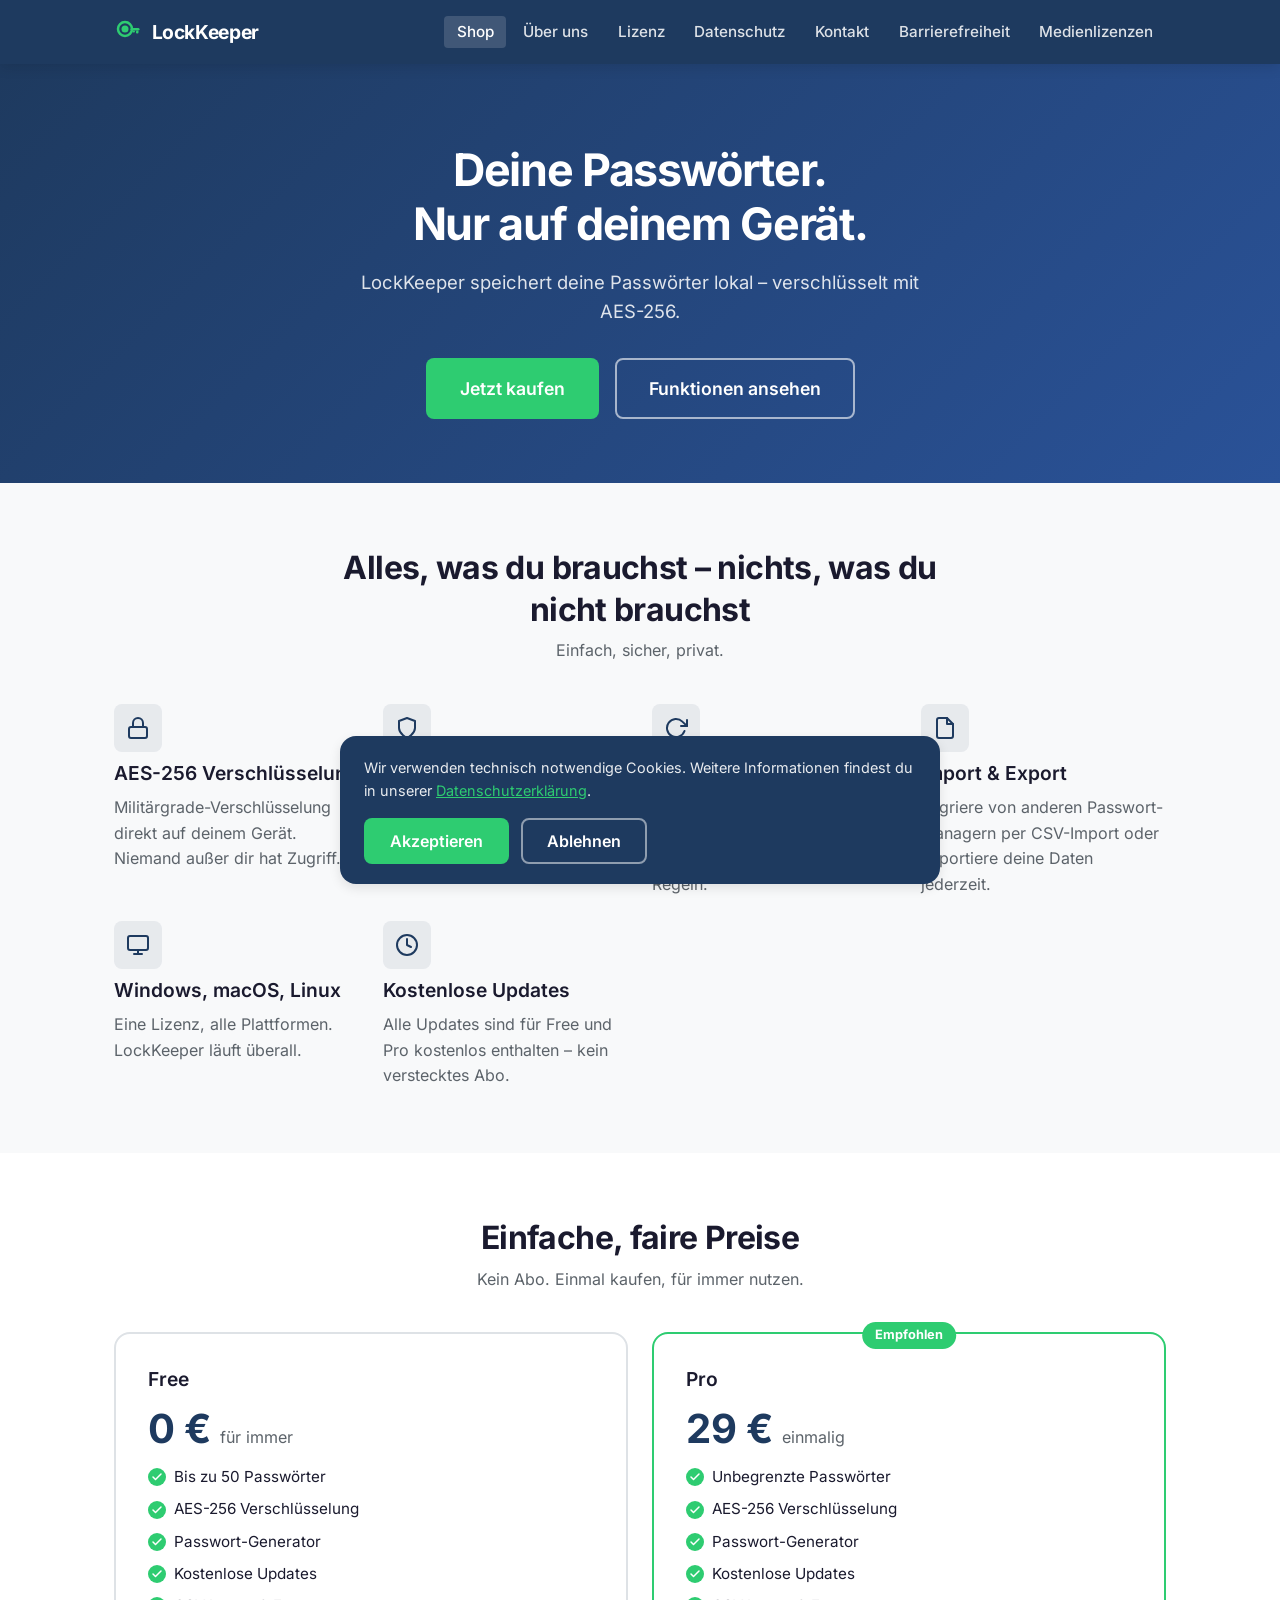
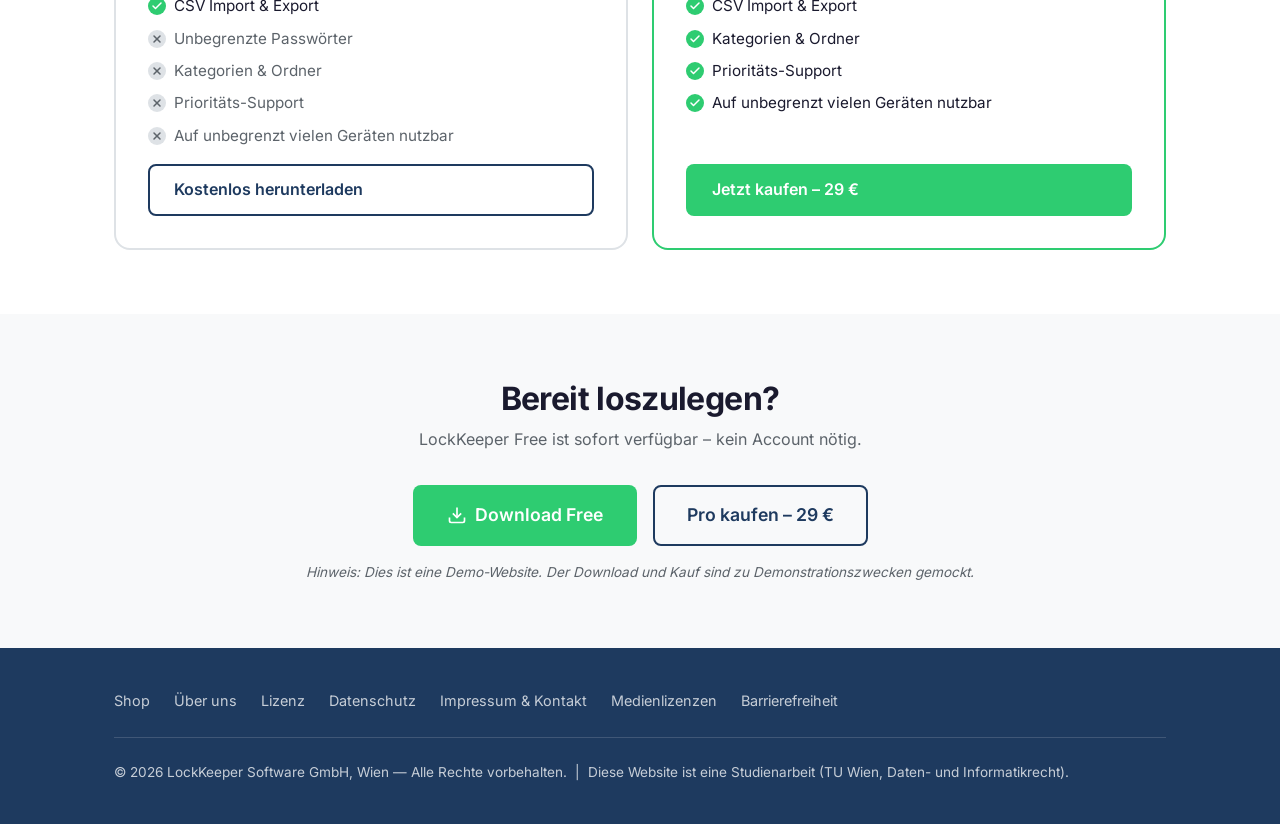
<file: index.html>
<!DOCTYPE html>
<html lang="de">
<head>
  <meta charset="UTF-8">
  <meta name="viewport" content="width=device-width, initial-scale=1.0">
  <meta name="description" content="LockKeeper – der lokale Passwort-Manager für maximale Privatsphäre. Keine Cloud, keine Kompromisse.">
  <title>LockKeeper – Lokaler Passwort-Manager</title>
  <link rel="stylesheet" href="css/style.css">
  <style>
    /* Download toast */
    .download-toast {
      position: fixed;
      bottom: 2rem;
      left: 50%;
      transform: translateX(-50%);
      background: var(--color-accent);
      color: #fff;
      padding: 0.75rem 1.5rem;
      border-radius: var(--radius);
      display: flex;
      align-items: center;
      gap: 0.6rem;
      font-weight: 600;
      font-size: 0.95rem;
      box-shadow: 0 4px 16px rgba(0,0,0,0.15);
      z-index: 200;
      animation: toast-in 0.2s ease;
    }
    @keyframes toast-in {
      from { opacity: 0; transform: translateX(-50%) translateY(0.5rem); }
      to   { opacity: 1; transform: translateX(-50%) translateY(0); }
    }

    /* Pro purchase modal */
    #modal-pro {
      border: none;
      border-radius: var(--radius);
      padding: 0;
      max-width: 440px;
      width: calc(100% - 2rem);
      box-shadow: 0 8px 32px rgba(0,0,0,0.2);
    }
    #modal-pro::backdrop {
      background: rgba(0,0,0,0.45);
      backdrop-filter: blur(2px);
    }
    .modal-inner { padding: 2rem; position: relative; }
    .modal-close {
      position: absolute;
      top: 1rem; right: 1rem;
      background: none; border: none; cursor: pointer;
      color: var(--color-text-muted);
      padding: 0.25rem; line-height: 1;
      border-radius: var(--radius-sm);
    }
    .modal-close:hover { color: var(--color-text); }
    .modal-close:focus-visible { outline: 2px solid var(--color-primary); outline-offset: 2px; }
    .modal-title { font-size: 1.2rem; font-weight: 700; margin-bottom: 0.2rem; }
    .modal-subtitle { color: var(--color-text-muted); font-size: 0.875rem; margin-bottom: 1.5rem; }
    .modal-group { display: flex; flex-direction: column; gap: 0.3rem; margin-bottom: 1rem; }
    .modal-group label { font-size: 0.85rem; font-weight: 600; }
    .modal-group input {
      padding: 0.6rem 0.85rem;
      border: 1px solid var(--color-border);
      border-radius: var(--radius-sm);
      font-size: 0.95rem; font-family: inherit;
      background: var(--color-bg); color: var(--color-text);
      transition: border-color 0.15s;
    }
    .modal-group input:focus {
      outline: none;
      border-color: var(--color-primary);
      box-shadow: 0 0 0 3px rgba(30,58,95,0.1);
    }
    .modal-hint { font-size: 0.8rem; color: var(--color-text-muted); }
    .modal-row { display: grid; grid-template-columns: 1fr 1fr; gap: 0.75rem; }
    .modal-divider { border: none; border-top: 1px solid var(--color-border); margin: 1.25rem 0; }
    .modal-submit { width: 100%; margin-top: 0.5rem; }
    .modal-secure {
      display: flex; align-items: center; justify-content: center;
      gap: 0.4rem; font-size: 0.78rem; color: var(--color-text-muted); margin-top: 0.75rem;
    }
    .modal-success { text-align: center; padding: 0.5rem 0; }
    .modal-success-icon {
      width: 56px; height: 56px;
      background: rgba(46,204,113,0.12);
      border-radius: 50%;
      display: flex; align-items: center; justify-content: center;
      margin: 0 auto 1.25rem;
    }
    .modal-success h2 { font-size: 1.2rem; margin-bottom: 0.5rem; }
    .modal-success p { color: var(--color-text-muted); font-size: 0.9rem; margin-bottom: 1.5rem; }
  </style>
</head>
<body>

  <!-- Skip link for keyboard/screen reader users (WCAG 2.4.1) -->
  <a class="skip-link" href="#main-content">Zum Hauptinhalt springen</a>

  <!-- Navigation -->
  <nav class="site-nav" aria-label="Hauptnavigation">
    <div class="nav-inner">
      <a href="index.html" class="nav-logo" aria-label="LockKeeper – Startseite">
        <!-- Logo: Schlüssel-Bildmarke (SVG, selbst erstellt) -->
        <svg width="28" height="28" viewBox="0 0 28 28" fill="none" aria-hidden="true" focusable="false" xmlns="http://www.w3.org/2000/svg">
          <circle cx="11" cy="11" r="7" stroke="#2ECC71" stroke-width="2.5"/>
          <circle cx="11" cy="11" r="3.5" fill="#2ECC71"/>
          <rect x="16.5" y="10" width="9" height="2.5" rx="1.25" fill="#2ECC71"/>
          <rect x="22" y="12.5" width="2.5" height="3" rx="1" fill="#2ECC71"/>
          <rect x="18.5" y="12.5" width="2.5" height="2" rx="1" fill="#2ECC71"/>
        </svg>
        LockKeeper
      </a>

      <button class="nav-toggle" id="nav-toggle" aria-controls="nav-links" aria-expanded="false" aria-label="Menü öffnen">
        <svg width="24" height="24" viewBox="0 0 24 24" fill="none" stroke="currentColor" stroke-width="2" aria-hidden="true" focusable="false">
          <line x1="3" y1="6"  x2="21" y2="6"/>
          <line x1="3" y1="12" x2="21" y2="12"/>
          <line x1="3" y1="18" x2="21" y2="18"/>
        </svg>
      </button>

      <ul class="nav-links" id="nav-links" role="list">
        <li><a href="index.html"          aria-current="page">Shop</a></li>
        <li><a href="about.html">Über uns</a></li>
        <li><a href="license.html">Lizenz</a></li>
        <li><a href="privacy.html">Datenschutz</a></li>
        <li><a href="contact.html">Kontakt</a></li>
        <li><a href="accessibility.html">Barrierefreiheit</a></li>
        <li><a href="media.html">Medienlizenzen</a></li>
      </ul>
    </div>
  </nav>

  <!-- Main content -->
  <main id="main-content">

    <!-- Hero -->
    <section class="hero" aria-labelledby="hero-heading">
      <div class="container">
        <h1 id="hero-heading">Deine Passwörter.<br>Nur auf deinem Gerät.</h1>
        <p>LockKeeper speichert deine Passwörter lokal – verschlüsselt mit AES-256.</p>
        <div class="hero-actions">
          <a href="#pricing" class="btn btn-primary btn-lg">Jetzt kaufen</a>
          <a href="#features" class="btn btn-outline btn-lg">Funktionen ansehen</a>
        </div>
      </div>
    </section>

    <!-- Features -->
    <section class="section" id="features" aria-labelledby="features-heading">
      <div class="container">
        <div class="section-header">
          <h2 id="features-heading">Alles, was du brauchst – nichts, was du nicht brauchst</h2>
          <p>Einfach, sicher, privat.</p>
        </div>

        <div class="feature-grid">

          <div class="feature-item">
            <div class="feature-icon" aria-hidden="true">
              <svg width="24" height="24" viewBox="0 0 24 24" fill="none" stroke="currentColor" stroke-width="2" stroke-linecap="round" stroke-linejoin="round">
                <rect x="3" y="11" width="18" height="11" rx="2"/><path d="M7 11V7a5 5 0 0 1 10 0v4"/>
              </svg>
            </div>
            <h3>AES-256 Verschlüsselung</h3>
            <p class="text-muted">Militärgrade-Verschlüsselung direkt auf deinem Gerät. Niemand außer dir hat Zugriff.</p>
          </div>

          <div class="feature-item">
            <div class="feature-icon" aria-hidden="true">
              <svg width="24" height="24" viewBox="0 0 24 24" fill="none" stroke="currentColor" stroke-width="2" stroke-linecap="round" stroke-linejoin="round">
                <path d="M12 22s8-4 8-10V5l-8-3-8 3v7c0 6 8 10 8 10z"/>
              </svg>
            </div>
            <h3>Kein Cloud-Sync</h3>
            <p class="text-muted">Deine Daten verlassen nie dein Gerät. Kein Server, keine Übertragung, kein Risiko.</p>
          </div>

          <div class="feature-item">
            <div class="feature-icon" aria-hidden="true">
              <svg width="24" height="24" viewBox="0 0 24 24" fill="none" stroke="currentColor" stroke-width="2" stroke-linecap="round" stroke-linejoin="round">
                <polyline points="23 4 23 10 17 10"/><path d="M20.49 15a9 9 0 1 1-2.12-9.36L23 10"/>
              </svg>
            </div>
            <h3>Passwort-Generator</h3>
            <p class="text-muted">Erstelle starke, einzigartige Passwörter mit einem Klick – konfigurierbar nach deinen Regeln.</p>
          </div>

          <div class="feature-item">
            <div class="feature-icon" aria-hidden="true">
              <svg width="24" height="24" viewBox="0 0 24 24" fill="none" stroke="currentColor" stroke-width="2" stroke-linecap="round" stroke-linejoin="round">
                <path d="M14 2H6a2 2 0 0 0-2 2v16a2 2 0 0 0 2 2h12a2 2 0 0 0 2-2V8z"/><polyline points="14 2 14 8 20 8"/>
              </svg>
            </div>
            <h3>Import & Export</h3>
            <p class="text-muted">Migriere von anderen Passwort-Managern per CSV-Import oder exportiere deine Daten jederzeit.</p>
          </div>

          <div class="feature-item">
            <div class="feature-icon" aria-hidden="true">
              <svg width="24" height="24" viewBox="0 0 24 24" fill="none" stroke="currentColor" stroke-width="2" stroke-linecap="round" stroke-linejoin="round">
                <rect x="2" y="3" width="20" height="14" rx="2"/><line x1="8" y1="21" x2="16" y2="21"/><line x1="12" y1="17" x2="12" y2="21"/>
              </svg>
            </div>
            <h3>Windows, macOS, Linux</h3>
            <p class="text-muted">Eine Lizenz, alle Plattformen. LockKeeper läuft überall.</p>
          </div>

          <div class="feature-item">
            <div class="feature-icon" aria-hidden="true">
              <svg width="24" height="24" viewBox="0 0 24 24" fill="none" stroke="currentColor" stroke-width="2" stroke-linecap="round" stroke-linejoin="round">
                <circle cx="12" cy="12" r="10"/><polyline points="12 6 12 12 16 14"/>
              </svg>
            </div>
            <h3>Kostenlose Updates</h3>
            <p class="text-muted">Alle Updates sind für Free und Pro kostenlos enthalten – kein verstecktes Abo.</p>
          </div>

        </div>
      </div>
    </section>

    <!-- Pricing -->
    <section class="section section--alt" id="pricing" aria-labelledby="pricing-heading">
      <div class="container">
        <div class="section-header">
          <h2 id="pricing-heading">Einfache, faire Preise</h2>
          <p>Kein Abo. Einmal kaufen, für immer nutzen.</p>
        </div>

        <div class="pricing-grid">

          <!-- Free -->
          <div class="pricing-card">
            <h3>Free</h3>
            <div class="pricing-price">0 € <span>für immer</span></div>
            <ul class="pricing-features" aria-label="Free-Funktionen">
              <li>Bis zu 50 Passwörter</li>
              <li>AES-256 Verschlüsselung</li>
              <li>Passwort-Generator</li>
              <li>Kostenlose Updates</li>
              <li>CSV Import &amp; Export</li>
              <li class="disabled">Unbegrenzte Passwörter</li>
              <li class="disabled">Kategorien &amp; Ordner</li>
              <li class="disabled">Prioritäts-Support</li>
              <li class="disabled">Auf unbegrenzt vielen Geräten nutzbar</li>
            </ul>
            <a href="#download" class="btn btn-outline">Kostenlos herunterladen</a>
          </div>

          <!-- Pro -->
          <div class="pricing-card pricing-card--pro">
            <span class="pricing-badge">Empfohlen</span>
            <h3>Pro</h3>
            <div class="pricing-price">29 € <span>einmalig</span></div>
            <ul class="pricing-features" aria-label="Pro-Funktionen">
              <li>Unbegrenzte Passwörter</li>
              <li>AES-256 Verschlüsselung</li>
              <li>Passwort-Generator</li>
              <li>Kostenlose Updates</li>
              <li>CSV Import &amp; Export</li>
              <li>Kategorien &amp; Ordner</li>
              <li>Prioritäts-Support</li>
              <li>Auf unbegrenzt vielen Geräten nutzbar</li>
            </ul>
            <a href="#buy" class="btn btn-primary">Jetzt kaufen – 29 €</a>
          </div>

        </div>
      </div>
    </section>

    <!-- Download / Buy (mocked) -->
    <section class="section" id="download" aria-labelledby="download-heading">
      <div class="container text-center">
        <h2 id="download-heading">Bereit loszulegen?</h2>
        <p class="text-muted mt-1">LockKeeper Free ist sofort verfügbar – kein Account nötig.</p>
        <div class="hero-actions mt-4">
          <a href="#" class="btn btn-primary btn-lg" id="btn-download" aria-label="LockKeeper Free für Windows herunterladen (Demo)">
            <svg width="20" height="20" viewBox="0 0 24 24" fill="none" stroke="currentColor" stroke-width="2" aria-hidden="true" focusable="false"><path d="M21 15v4a2 2 0 0 1-2 2H5a2 2 0 0 1-2-2v-4"/><polyline points="7 10 12 15 17 10"/><line x1="12" y1="15" x2="12" y2="3"/></svg>
            Download Free
          </a>
          <a href="#buy" class="btn btn-outline btn-lg" id="buy">Pro kaufen – 29 €</a>
        </div>
        <p class="text-muted mt-2" style="font-size:0.85rem;">
          <em>Hinweis: Dies ist eine Demo-Website. Der Download und Kauf sind zu Demonstrationszwecken gemockt.</em>
        </p>
      </div>
    </section>

  </main>

  <!-- Footer -->
  <footer class="site-footer">
    <div class="footer-inner">
      <ul class="footer-links" role="list" aria-label="Footer-Navigation">
        <li><a href="index.html">Shop</a></li>
        <li><a href="about.html">Über uns</a></li>
        <li><a href="license.html">Lizenz</a></li>
        <li><a href="privacy.html">Datenschutz</a></li>
        <li><a href="contact.html">Impressum &amp; Kontakt</a></li>
        <li><a href="media.html">Medienlizenzen</a></li>
        <li><a href="accessibility.html">Barrierefreiheit</a></li>
      </ul>
      <p class="footer-copy">
        &copy; 2026 LockKeeper Software GmbH, Wien &mdash;
        Alle Rechte vorbehalten. &nbsp;|&nbsp;
        Diese Website ist eine Studienarbeit (TU Wien, Daten- und Informatikrecht).
      </p>
    </div>
  </footer>

  <!-- Cookie Banner -->
  <div class="cookie-banner" id="cookie-banner" role="region" aria-label="Cookie-Einstellungen" hidden>
    <p>
      Wir verwenden technisch notwendige Cookies. Weitere Informationen findest du in unserer
      <a href="privacy.html">Datenschutzerklärung</a>.
    </p>
    <div class="cookie-actions">
      <button class="btn btn-primary" id="cookie-accept">Akzeptieren</button>
      <button class="btn btn-outline" id="cookie-decline" style="color:#fff;border-color:rgba(255,255,255,0.5);">Ablehnen</button>
    </div>
  </div>

  <!-- Download toast -->
  <div class="download-toast" id="download-toast" role="status" aria-live="polite" hidden>
    <svg width="18" height="18" viewBox="0 0 24 24" fill="none" stroke="currentColor" stroke-width="2.5" aria-hidden="true"><polyline points="20 6 9 17 4 12"/></svg>
    Download startet…
  </div>

  <!-- Pro purchase modal -->
  <dialog id="modal-pro" aria-labelledby="modal-pro-title" aria-modal="true">
    <div class="modal-inner">
      <button class="modal-close" id="modal-close" aria-label="Dialog schließen">
        <svg width="20" height="20" viewBox="0 0 24 24" fill="none" stroke="currentColor" stroke-width="2" aria-hidden="true"><line x1="18" y1="6" x2="6" y2="18"/><line x1="6" y1="6" x2="18" y2="18"/></svg>
      </button>

      <!-- Schritt 1: Formular -->
      <div id="modal-step-form">
        <h2 class="modal-title" id="modal-pro-title">Pro-Lizenz kaufen</h2>
        <p class="modal-subtitle">LockKeeper Pro – einmalig 29 € · keine Folgekosten</p>
        <form id="modal-form" novalidate>
          <div class="modal-group">
            <label for="modal-name">Name</label>
            <input type="text" id="modal-name" autocomplete="name" placeholder="Max Mustermann" required>
          </div>
          <div class="modal-group">
            <label for="modal-email">E-Mail-Adresse</label>
            <input type="email" id="modal-email" autocomplete="email" placeholder="max@example.com" required aria-describedby="modal-email-hint">
            <span class="modal-hint" id="modal-email-hint">Dein Lizenzschlüssel wird an diese Adresse gesendet.</span>
          </div>
          <hr class="modal-divider">
          <div class="modal-group">
            <label for="modal-card">Kartennummer</label>
            <input type="text" id="modal-card" inputmode="numeric" placeholder="•••• •••• •••• ••••" maxlength="19" autocomplete="cc-number">
          </div>
          <div class="modal-row">
            <div class="modal-group">
              <label for="modal-expiry">Ablaufdatum</label>
              <input type="text" id="modal-expiry" placeholder="MM/JJ" maxlength="5" autocomplete="cc-exp">
            </div>
            <div class="modal-group">
              <label for="modal-cvv">CVV</label>
              <input type="text" id="modal-cvv" inputmode="numeric" placeholder="•••" maxlength="3" autocomplete="cc-csc">
            </div>
          </div>
          <button type="submit" class="btn btn-primary modal-submit">Jetzt kaufen – 29 €</button>
        </form>
        <p class="modal-secure">
          <svg width="12" height="12" viewBox="0 0 24 24" fill="none" stroke="currentColor" stroke-width="2" aria-hidden="true"><rect x="3" y="11" width="18" height="11" rx="2"/><path d="M7 11V7a5 5 0 0 1 10 0v4"/></svg>
          Demo – keine echte Zahlung
        </p>
      </div>

      <!-- Schritt 2: Bestätigung -->
      <div id="modal-step-success" class="modal-success" hidden>
        <div class="modal-success-icon" aria-hidden="true">
          <svg width="28" height="28" viewBox="0 0 24 24" fill="none" stroke="#2ECC71" stroke-width="2.5"><polyline points="20 6 9 17 4 12"/></svg>
        </div>
        <h2 id="modal-success-title">Kauf erfolgreich!</h2>
        <p>Dein Lizenzschlüssel wurde an deine E-Mail-Adresse gesendet. Viel Spaß mit LockKeeper Pro!</p>
        <button class="btn btn-primary" id="modal-done">Schließen</button>
      </div>
    </div>
  </dialog>

  <script src="js/main.js"></script>
  <script>
    // Download-Toast
    document.getElementById('btn-download').addEventListener('click', function (e) {
      e.preventDefault();
      const toast = document.getElementById('download-toast');
      toast.hidden = false;
      clearTimeout(toast._t);
      toast._t = setTimeout(() => { toast.hidden = true; }, 3000);
    });

    // Pro-Modal öffnen
    const modal = document.getElementById('modal-pro');
    let modalTrigger = null;

    function openModal(trigger) {
      modalTrigger = trigger;
      modal.setAttribute('aria-labelledby', 'modal-pro-title');
      document.getElementById('modal-step-form').hidden = false;
      document.getElementById('modal-step-success').hidden = true;
      document.getElementById('modal-form').reset();
      modal.showModal();
    }

    document.querySelectorAll('a[href="#buy"]').forEach(function (btn) {
      btn.addEventListener('click', function (e) { e.preventDefault(); openModal(this); });
    });

    // Fokus zurück zum Auslöser wenn Dialog geschlossen wird (WCAG 2.4.3)
    modal.addEventListener('close', function () {
      if (modalTrigger) { modalTrigger.focus(); modalTrigger = null; }
    });

    // Schließen per Kreuz oder Klick auf Backdrop
    document.getElementById('modal-close').addEventListener('click', () => modal.close());
    modal.addEventListener('click', function (e) {
      const r = this.getBoundingClientRect();
      if (e.clientX < r.left || e.clientX > r.right || e.clientY < r.top || e.clientY > r.bottom) {
        this.close();
      }
    });

    // Kauf abschicken → Bestätigung
    document.getElementById('modal-form').addEventListener('submit', function (e) {
      e.preventDefault();
      modal.setAttribute('aria-labelledby', 'modal-success-title');
      document.getElementById('modal-step-form').hidden = true;
      document.getElementById('modal-step-success').hidden = false;
      document.getElementById('modal-done').focus();
    });

    document.getElementById('modal-done').addEventListener('click', () => modal.close());

    // Kartennummer auto-formatieren (Gruppen à 4)
    document.getElementById('modal-card').addEventListener('input', function () {
      const v = this.value.replace(/\D/g, '').substring(0, 16);
      this.value = v.match(/.{1,4}/g)?.join(' ') ?? v;
    });

    // Ablaufdatum auto-formatieren (MM/JJ)
    document.getElementById('modal-expiry').addEventListener('input', function () {
      let v = this.value.replace(/\D/g, '').substring(0, 4);
      if (v.length >= 3) v = v.substring(0, 2) + '/' + v.substring(2);
      this.value = v;
    });
  </script>
</body>
</html>
</file>
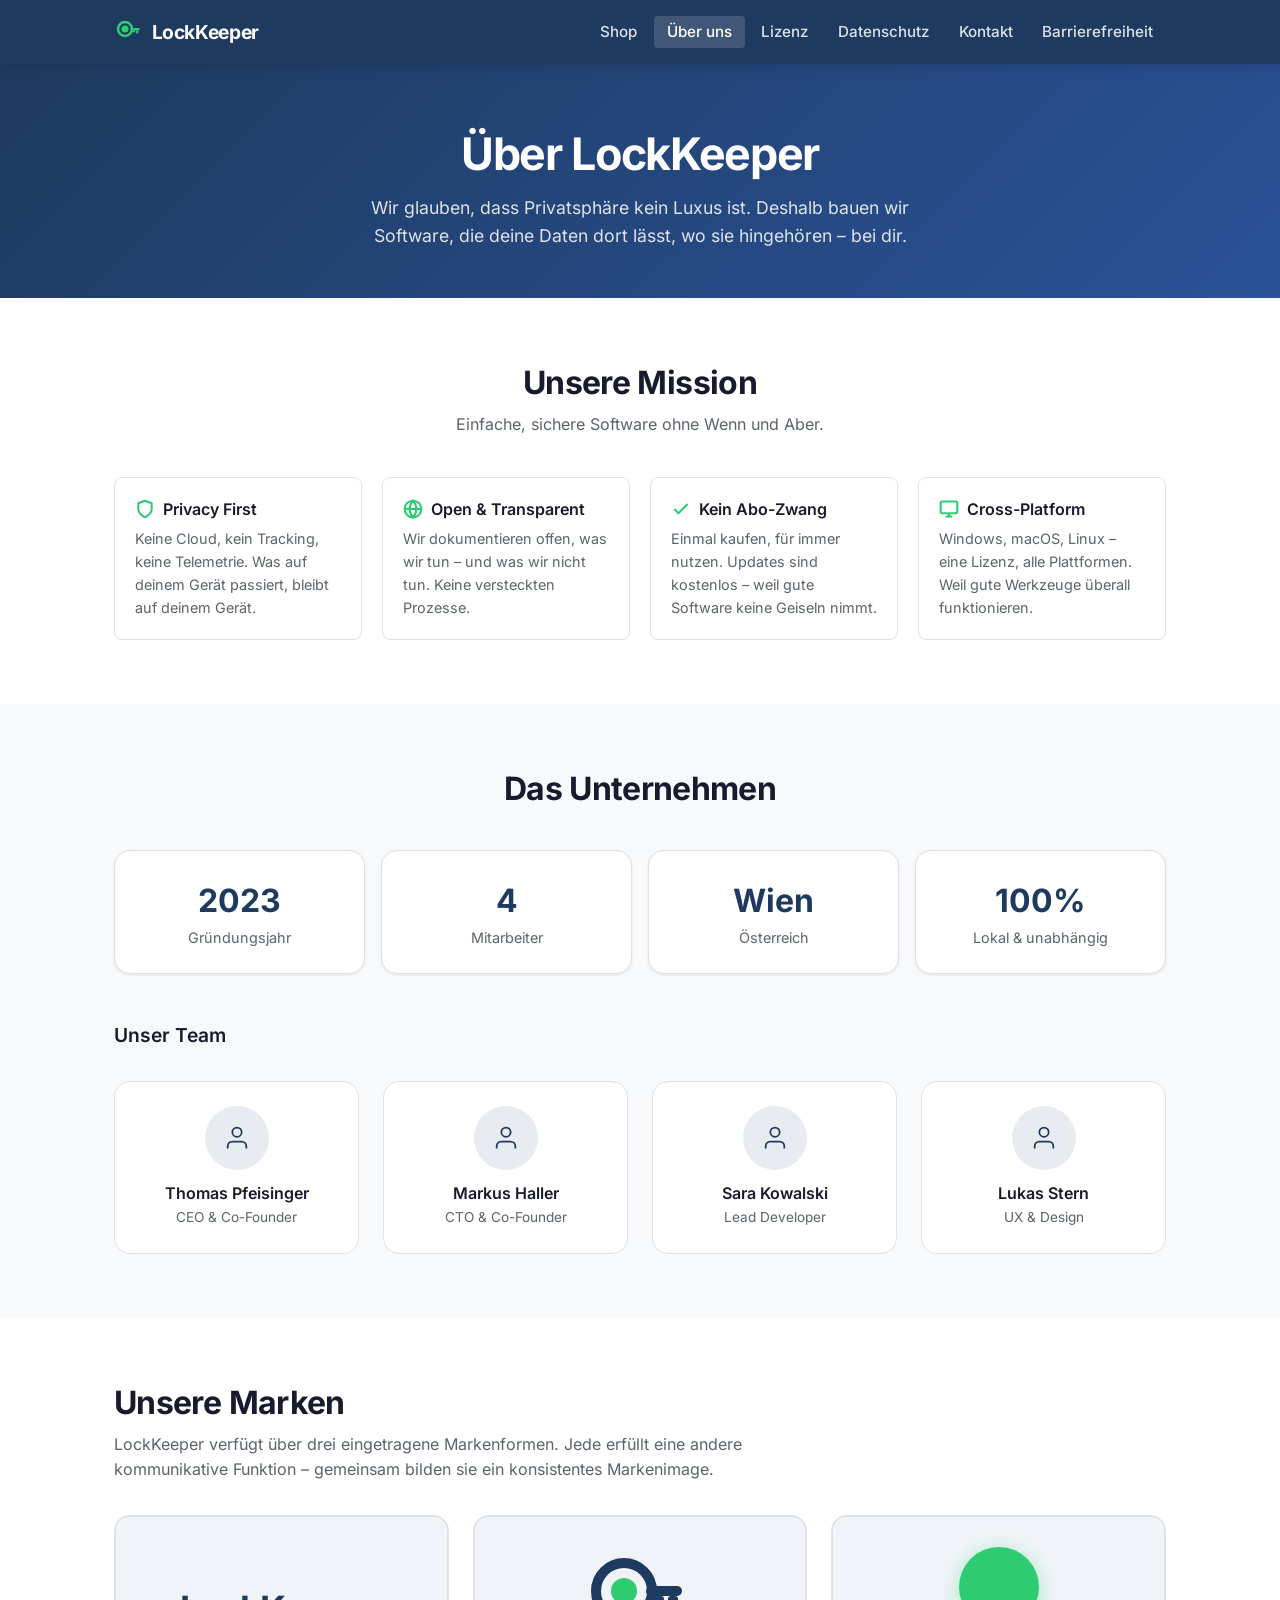
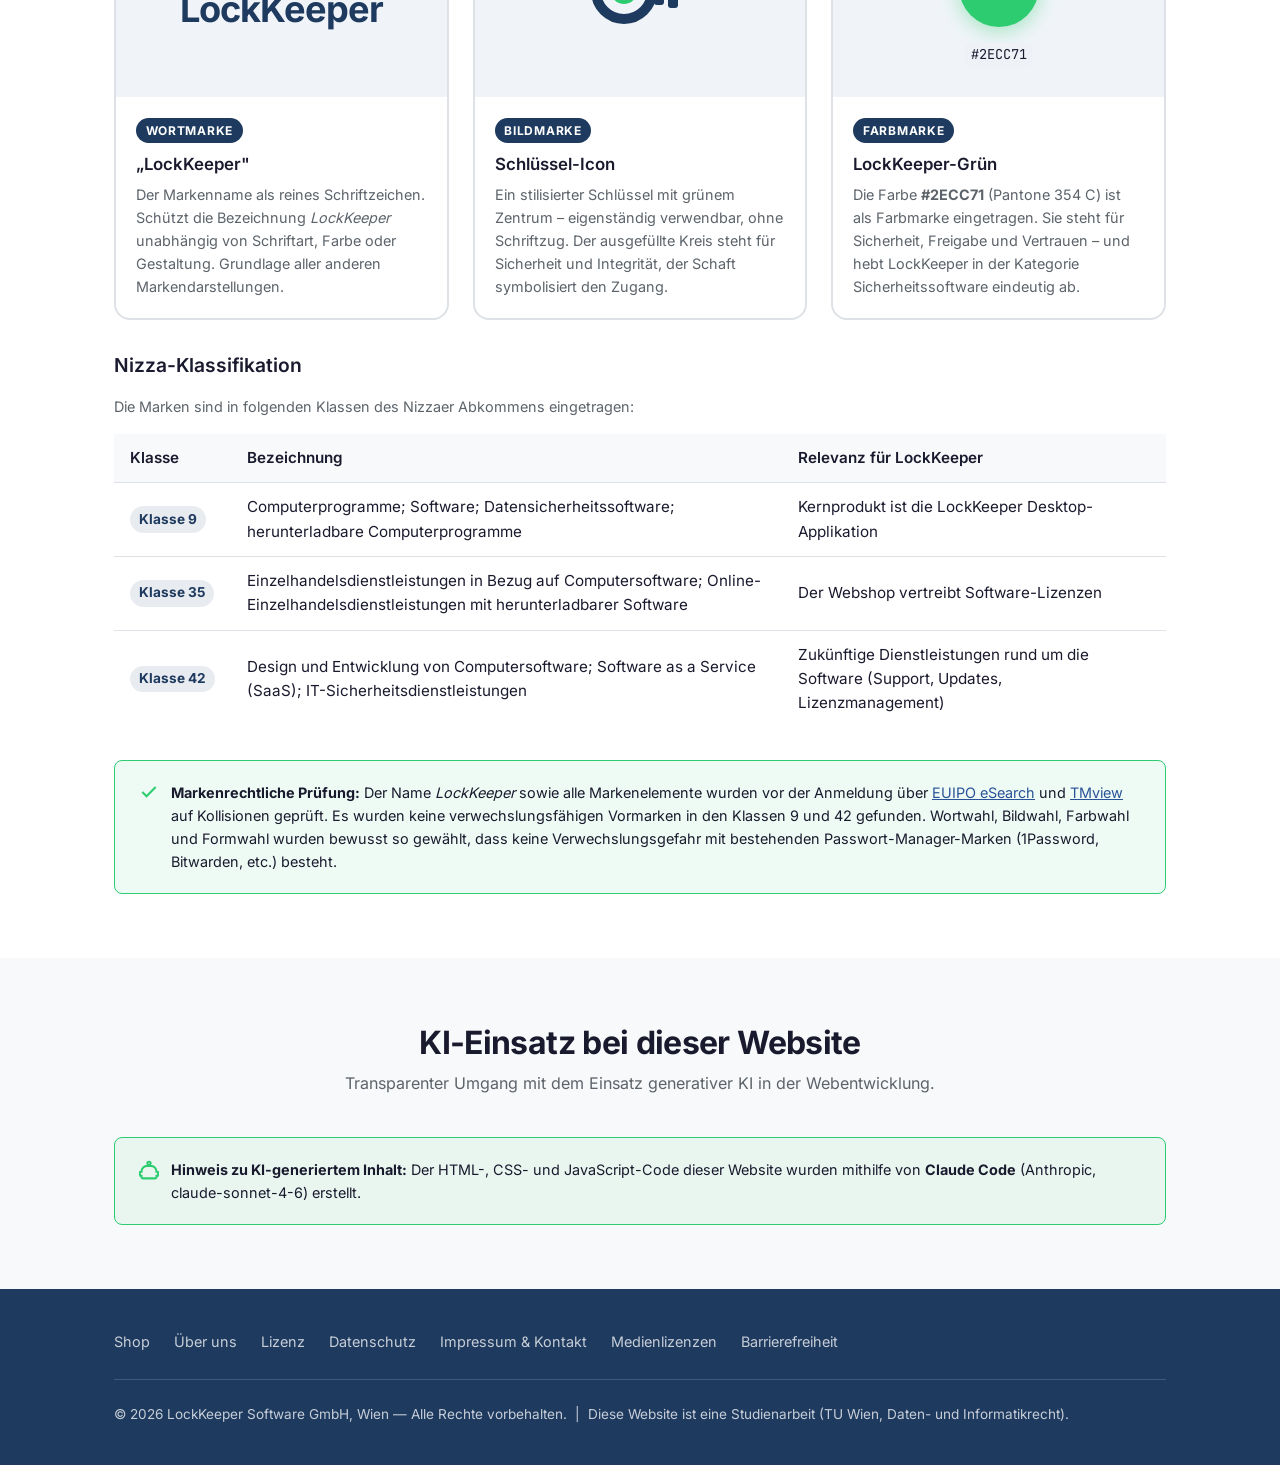
<file: about.html>
<!DOCTYPE html>
<html lang="de">
<head>
  <meta charset="UTF-8">
  <meta name="viewport" content="width=device-width, initial-scale=1.0">
  <meta name="description" content="Über LockKeeper Software GmbH – unsere Mission, unser Team und unsere eingetragenen Marken.">
  <title>Über uns – LockKeeper</title>
  <link rel="stylesheet" href="css/style.css">
  <style>
    /* ── About page styles ── */
    .about-hero {
      background: linear-gradient(135deg, var(--color-primary) 0%, var(--color-primary-light) 100%);
      color: #fff;
      padding: 4rem 0 3rem;
      text-align: center;
    }
    .about-hero h1 { color: #fff; }
    .about-hero p  { color: rgba(255,255,255,0.85); max-width: 540px; margin: 0.75rem auto 0; font-size: 1.1rem; }

    /* Team grid */
    .team-grid {
      display: grid;
      grid-template-columns: repeat(auto-fit, minmax(200px, 1fr));
      gap: 1.5rem;
      margin-top: 2rem;
    }

    .team-card {
      background: var(--color-surface);
      border: 1px solid var(--color-border);
      border-radius: var(--radius-lg);
      padding: 1.5rem;
      text-align: center;
    }

    .team-avatar {
      width: 64px;
      height: 64px;
      border-radius: 50%;
      background: rgba(30,58,95,0.1);
      display: flex;
      align-items: center;
      justify-content: center;
      margin: 0 auto 0.75rem;
      color: var(--color-primary);
    }

    .team-card h3 { font-size: 1rem; }
    .team-card p  { font-size: 0.85rem; color: var(--color-text-muted); margin-top: 0.2rem; }

    /* Values */
    .values-grid {
      display: grid;
      grid-template-columns: repeat(auto-fit, minmax(220px, 1fr));
      gap: 1.25rem;
      margin-top: 2rem;
    }

    .value-item {
      background: var(--color-surface);
      border: 1px solid var(--color-border);
      border-radius: var(--radius-md);
      padding: 1.25rem;
    }

    .value-item h3 {
      display: flex;
      align-items: center;
      gap: 0.5rem;
      font-size: 1rem;
      margin-bottom: 0.4rem;
    }

    .value-item p { font-size: 0.9rem; color: var(--color-text-muted); }

    /* ── Trademark section ── */
    .trademark-intro {
      max-width: 680px;
    }

    .trademark-grid {
      display: grid;
      grid-template-columns: repeat(auto-fit, minmax(280px, 1fr));
      gap: 1.5rem;
      margin-top: 2rem;
    }

    .trademark-card {
      background: var(--color-surface);
      border: 2px solid var(--color-border);
      border-radius: var(--radius-lg);
      overflow: hidden;
    }

    .trademark-preview {
      background: #f0f4f8;
      height: 180px;
      display: flex;
      align-items: center;
      justify-content: center;
      padding: 2rem;
    }

    .trademark-body {
      padding: 1.25rem;
    }

    .trademark-type {
      display: inline-block;
      background: var(--color-primary);
      color: #fff;
      font-size: 0.75rem;
      font-weight: 700;
      letter-spacing: 0.06em;
      text-transform: uppercase;
      padding: 0.2rem 0.6rem;
      border-radius: 99px;
      margin-bottom: 0.6rem;
    }

    .trademark-body h3 { font-size: 1.05rem; margin-bottom: 0.4rem; }
    .trademark-body p  { font-size: 0.9rem; color: var(--color-text-muted); line-height: 1.6; }

    /* Nice classes table */
    .nice-table th:first-child,
    .nice-table td:first-child {
      white-space: nowrap;
    }

    .badge-nice {
      display: inline-block;
      background: rgba(30,58,95,0.1);
      color: var(--color-primary);
      font-weight: 700;
      font-size: 0.85rem;
      padding: 0.15rem 0.55rem;
      border-radius: 99px;
    }

    /* Compliance box */
    .compliance-box {
      background: rgba(46,204,113,0.08);
      border: 1px solid var(--color-accent);
      border-radius: var(--radius-md);
      padding: 1.25rem 1.5rem;
      margin-top: 2rem;
      display: flex;
      gap: 0.75rem;
      align-items: flex-start;
    }

    .compliance-box svg { flex-shrink: 0; color: var(--color-accent); margin-top: 0.1rem; }
    .compliance-box p   { font-size: 0.9rem; line-height: 1.6; }
  </style>
</head>
<body>

  <a class="skip-link" href="#main-content">Zum Hauptinhalt springen</a>

  <nav class="site-nav" aria-label="Hauptnavigation">
    <div class="nav-inner">
      <a href="index.html" class="nav-logo" aria-label="LockKeeper – Startseite">
        <svg width="28" height="28" viewBox="0 0 28 28" fill="none" aria-hidden="true" focusable="false" xmlns="http://www.w3.org/2000/svg">
          <circle cx="11" cy="11" r="7" stroke="#2ECC71" stroke-width="2.5"/>
          <circle cx="11" cy="11" r="3.5" fill="#2ECC71"/>
          <rect x="16.5" y="10" width="9" height="2.5" rx="1.25" fill="#2ECC71"/>
          <rect x="22" y="12.5" width="2.5" height="3" rx="1" fill="#2ECC71"/>
          <rect x="18.5" y="12.5" width="2.5" height="2" rx="1" fill="#2ECC71"/>
        </svg>
        LockKeeper
      </a>
      <button class="nav-toggle" id="nav-toggle" aria-controls="nav-links" aria-expanded="false" aria-label="Menü öffnen">
        <svg width="24" height="24" viewBox="0 0 24 24" fill="none" stroke="currentColor" stroke-width="2" aria-hidden="true" focusable="false">
          <line x1="3" y1="6"  x2="21" y2="6"/>
          <line x1="3" y1="12" x2="21" y2="12"/>
          <line x1="3" y1="18" x2="21" y2="18"/>
        </svg>
      </button>
      <ul class="nav-links" id="nav-links" role="list">
        <li><a href="index.html">Shop</a></li>
        <li><a href="about.html" aria-current="page">Über uns</a></li>
        <li><a href="license.html">Lizenz</a></li>
        <li><a href="privacy.html">Datenschutz</a></li>
        <li><a href="contact.html">Kontakt</a></li>
        <li><a href="accessibility.html">Barrierefreiheit</a></li>
      </ul>
    </div>
  </nav>

  <main id="main-content">

    <!-- Hero -->
    <section class="about-hero" aria-labelledby="about-heading">
      <div class="container">
        <h1 id="about-heading">Über LockKeeper</h1>
        <p>Wir glauben, dass Privatsphäre kein Luxus ist. Deshalb bauen wir Software, die deine Daten dort lässt, wo sie hingehören – bei dir.</p>
      </div>
    </section>

    <!-- Mission -->
    <section class="section section--alt" aria-labelledby="mission-heading">
      <div class="container">
        <div class="section-header">
          <h2 id="mission-heading">Unsere Mission</h2>
          <p>Einfache, sichere Software ohne Wenn und Aber.</p>
        </div>

        <div class="values-grid" role="list">

          <div class="value-item" role="listitem">
            <h3>
              <svg width="20" height="20" viewBox="0 0 24 24" fill="none" stroke="var(--color-accent)" stroke-width="2.5" aria-hidden="true"><path d="M12 22s8-4 8-10V5l-8-3-8 3v7c0 6 8 10 8 10z"/></svg>
              Privacy First
            </h3>
            <p>Keine Cloud, kein Tracking, keine Telemetrie. Was auf deinem Gerät passiert, bleibt auf deinem Gerät.</p>
          </div>

          <div class="value-item" role="listitem">
            <h3>
              <svg width="20" height="20" viewBox="0 0 24 24" fill="none" stroke="var(--color-accent)" stroke-width="2.5" aria-hidden="true"><circle cx="12" cy="12" r="10"/><line x1="2" y1="12" x2="22" y2="12"/><path d="M12 2a15.3 15.3 0 0 1 4 10 15.3 15.3 0 0 1-4 10 15.3 15.3 0 0 1-4-10 15.3 15.3 0 0 1 4-10z"/></svg>
              Open &amp; Transparent
            </h3>
            <p>Wir dokumentieren offen, was wir tun – und was wir nicht tun. Keine versteckten Prozesse.</p>
          </div>

          <div class="value-item" role="listitem">
            <h3>
              <svg width="20" height="20" viewBox="0 0 24 24" fill="none" stroke="var(--color-accent)" stroke-width="2.5" aria-hidden="true"><polyline points="20 6 9 17 4 12"/></svg>
              Kein Abo-Zwang
            </h3>
            <p>Einmal kaufen, für immer nutzen. Updates sind kostenlos – weil gute Software keine Geiseln nimmt.</p>
          </div>

          <div class="value-item" role="listitem">
            <h3>
              <svg width="20" height="20" viewBox="0 0 24 24" fill="none" stroke="var(--color-accent)" stroke-width="2.5" aria-hidden="true"><rect x="2" y="3" width="20" height="14" rx="2"/><line x1="8" y1="21" x2="16" y2="21"/><line x1="12" y1="17" x2="12" y2="21"/></svg>
              Cross-Platform
            </h3>
            <p>Windows, macOS, Linux – eine Lizenz, alle Plattformen. Weil gute Werkzeuge überall funktionieren.</p>
          </div>

        </div>
      </div>
    </section>

    <!-- Company facts -->
    <section class="section" aria-labelledby="company-heading">
      <div class="container">
        <div class="section-header">
          <h2 id="company-heading">Das Unternehmen</h2>
        </div>

        <div style="display:grid; grid-template-columns: repeat(auto-fit, minmax(180px,1fr)); gap:1rem; margin-bottom:3rem;">
          <div class="card text-center">
            <div style="font-size:2rem;font-weight:700;color:var(--color-primary);">2023</div>
            <p class="text-muted" style="font-size:0.9rem;">Gründungsjahr</p>
          </div>
          <div class="card text-center">
            <div style="font-size:2rem;font-weight:700;color:var(--color-primary);">4</div>
            <p class="text-muted" style="font-size:0.9rem;">Mitarbeiter</p>
          </div>
          <div class="card text-center">
            <div style="font-size:2rem;font-weight:700;color:var(--color-primary);">Wien</div>
            <p class="text-muted" style="font-size:0.9rem;">Österreich</p>
          </div>
          <div class="card text-center">
            <div style="font-size:2rem;font-weight:700;color:var(--color-primary);">100%</div>
            <p class="text-muted" style="font-size:0.9rem;">Lokal &amp; unabhängig</p>
          </div>
        </div>

        <!-- Team -->
        <h3 class="mb-2">Unser Team</h3>
        <div class="team-grid">

          <div class="team-card">
            <div class="team-avatar" aria-hidden="true">
              <svg width="28" height="28" viewBox="0 0 24 24" fill="none" stroke="currentColor" stroke-width="1.5"><path d="M20 21v-2a4 4 0 0 0-4-4H8a4 4 0 0 0-4 4v2"/><circle cx="12" cy="7" r="4"/></svg>
            </div>
            <h3>Thomas Pfeisinger</h3>
            <p>CEO &amp; Co-Founder</p>
          </div>

          <div class="team-card">
            <div class="team-avatar" aria-hidden="true">
              <svg width="28" height="28" viewBox="0 0 24 24" fill="none" stroke="currentColor" stroke-width="1.5"><path d="M20 21v-2a4 4 0 0 0-4-4H8a4 4 0 0 0-4 4v2"/><circle cx="12" cy="7" r="4"/></svg>
            </div>
            <h3>Markus Haller</h3>
            <p>CTO &amp; Co-Founder</p>
          </div>

          <div class="team-card">
            <div class="team-avatar" aria-hidden="true">
              <svg width="28" height="28" viewBox="0 0 24 24" fill="none" stroke="currentColor" stroke-width="1.5"><path d="M20 21v-2a4 4 0 0 0-4-4H8a4 4 0 0 0-4 4v2"/><circle cx="12" cy="7" r="4"/></svg>
            </div>
            <h3>Sara Kowalski</h3>
            <p>Lead Developer</p>
          </div>

          <div class="team-card">
            <div class="team-avatar" aria-hidden="true">
              <svg width="28" height="28" viewBox="0 0 24 24" fill="none" stroke="currentColor" stroke-width="1.5"><path d="M20 21v-2a4 4 0 0 0-4-4H8a4 4 0 0 0-4 4v2"/><circle cx="12" cy="7" r="4"/></svg>
            </div>
            <h3>Lukas Stern</h3>
            <p>UX &amp; Design</p>
          </div>

        </div>
      </div>
    </section>

    <!-- Trademarks -->
    <section class="section section--alt" id="marken" aria-labelledby="trademark-heading">
      <div class="container">
        <div class="trademark-intro">
          <h2 id="trademark-heading">Unsere Marken</h2>
          <p class="text-muted mt-1">
            LockKeeper verfügt über drei eingetragene Markenformen. Jede erfüllt eine andere
            kommunikative Funktion – gemeinsam bilden sie ein konsistentes Markenimage.
          </p>
        </div>

        <div class="trademark-grid" role="list">

          <!-- 1. Wortmarke -->
          <article class="trademark-card" role="listitem" aria-labelledby="tm1-title">
            <div class="trademark-preview" aria-label="Vorschau der Wortmarke LockKeeper">
              <svg viewBox="0 0 280 80" width="280" height="80" xmlns="http://www.w3.org/2000/svg" role="img" aria-label="Wortmarke: LockKeeper in Großbuchstaben">
                <text
                  x="140" y="56"
                  text-anchor="middle"
                  font-family="Inter, system-ui, sans-serif"
                  font-size="38"
                  font-weight="700"
                  letter-spacing="-1"
                  fill="#1E3A5F">LockKeeper</text>
              </svg>
            </div>
            <div class="trademark-body">
              <span class="trademark-type">Wortmarke</span>
              <h3 id="tm1-title">„LockKeeper"</h3>
              <p>
                Der Markenname als reines Schriftzeichen. Schützt die Bezeichnung
                <em>LockKeeper</em> unabhängig von Schriftart, Farbe oder Gestaltung.
                Grundlage aller anderen Markendarstellungen.
              </p>
            </div>
          </article>

          <!-- 2. Bildmarke -->
          <article class="trademark-card" role="listitem" aria-labelledby="tm2-title">
            <div class="trademark-preview" aria-label="Vorschau der Bildmarke: stilisierter Schlüssel">
              <svg viewBox="0 0 120 120" width="120" height="120" xmlns="http://www.w3.org/2000/svg" role="img" aria-label="Bildmarke: stilisierter grüner Schlüssel mit Kreis">
                <!-- Schlüsselring -->
                <circle cx="44" cy="44" r="28" stroke="#1E3A5F" stroke-width="10" fill="none"/>
                <!-- Schlüsselloch -->
                <circle cx="44" cy="44" r="13" fill="#2ECC71"/>
                <!-- Schlüsselschaft -->
                <rect x="66" y="39" width="36" height="10" rx="5" fill="#1E3A5F"/>
                <!-- Zähne -->
                <rect x="88" y="49" width="10" height="12" rx="3" fill="#1E3A5F"/>
                <rect x="74" y="49" width="10" height="9"  rx="3" fill="#1E3A5F"/>
              </svg>
            </div>
            <div class="trademark-body">
              <span class="trademark-type">Bildmarke</span>
              <h3 id="tm2-title">Schlüssel-Icon</h3>
              <p>
                Ein stilisierter Schlüssel mit grünem Zentrum – eigenständig verwendbar,
                ohne Schriftzug. Der ausgefüllte Kreis steht für Sicherheit und Integrität,
                der Schaft symbolisiert den Zugang.
              </p>
            </div>
          </article>

          <!-- 3. Farbmarke -->
          <article class="trademark-card" role="listitem" aria-labelledby="tm3-title">
            <div class="trademark-preview" aria-label="Vorschau der Farbmarke: LockKeeper-Grün">
              <div style="display:flex; flex-direction:column; align-items:center; gap:1rem;">
                <div style="width:80px; height:80px; border-radius:50%; background:#2ECC71; box-shadow: 0 4px 20px rgba(46,204,113,0.4);"></div>
                <code style="font-size:0.85rem; color:#1A1A2E;">#2ECC71</code>
              </div>
            </div>
            <div class="trademark-body">
              <span class="trademark-type">Farbmarke</span>
              <h3 id="tm3-title">LockKeeper-Grün</h3>
              <p>
                Die Farbe <strong>#2ECC71</strong> (Pantone 354 C) ist als Farbmarke
                eingetragen. Sie steht für Sicherheit, Freigabe und Vertrauen –
                und hebt LockKeeper in der Kategorie Sicherheitssoftware eindeutig ab.
              </p>
            </div>
          </article>

        </div>

        <!-- Nice classes -->
        <h3 class="mt-4 mb-2" id="nice-classes">Nizza-Klassifikation</h3>
        <p class="text-muted mb-2" style="font-size:0.9rem;">
          Die Marken sind in folgenden Klassen des Nizzaer Abkommens eingetragen:
        </p>

        <div style="overflow-x:auto;">
          <table class="nice-table" aria-label="Nizza-Klassifikation der LockKeeper-Marken">
            <thead>
              <tr>
                <th scope="col">Klasse</th>
                <th scope="col">Bezeichnung</th>
                <th scope="col">Relevanz für LockKeeper</th>
              </tr>
            </thead>
            <tbody>
              <tr>
                <td><span class="badge-nice">Klasse 9</span></td>
                <td>Computerprogramme; Software; Datensicherheitssoftware; herunterladbare Computerprogramme</td>
                <td>Kernprodukt ist die LockKeeper Desktop-Applikation</td>
              </tr>
              <tr>
                <td><span class="badge-nice">Klasse 35</span></td>
                <td>Einzelhandelsdienstleistungen in Bezug auf Computersoftware; Online-Einzelhandelsdienstleistungen mit herunterladbarer Software</td>
                <td>Der Webshop vertreibt Software-Lizenzen</td>
              </tr>
              <tr>
                <td><span class="badge-nice">Klasse 42</span></td>
                <td>Design und Entwicklung von Computersoftware; Software as a Service (SaaS); IT-Sicherheitsdienstleistungen</td>
                <td>Zukünftige Dienstleistungen rund um die Software (Support, Updates, Lizenzmanagement)</td>
              </tr>
            </tbody>
          </table>
        </div>

        <!-- Compliance note -->
        <div class="compliance-box" role="note" aria-label="Markenrechtliche Compliance">
          <svg width="20" height="20" viewBox="0 0 24 24" fill="none" stroke="currentColor" stroke-width="2.5" aria-hidden="true">
            <polyline points="20 6 9 17 4 12"/>
          </svg>
          <div>
            <p>
              <strong>Markenrechtliche Prüfung:</strong> Der Name <em>LockKeeper</em> sowie alle Markenelemente
              wurden vor der Anmeldung über <a href="https://euipo.europa.eu/eSearch/" target="_blank" rel="noopener noreferrer">EUIPO eSearch</a>
              und <a href="https://www.tmview.org/" target="_blank" rel="noopener noreferrer">TMview</a>
              auf Kollisionen geprüft. Es wurden keine verwechslungsfähigen Vormarken in den Klassen 9 und 42
              gefunden. Wortwahl, Bildwahl, Farbwahl und Formwahl wurden bewusst so gewählt,
              dass keine Verwechslungsgefahr mit bestehenden Passwort-Manager-Marken (1Password, Bitwarden, etc.) besteht.
            </p>
          </div>
        </div>

      </div>
    </section>

    <!-- AI Declaration -->
    <section class="section" aria-labelledby="ai-heading">
      <div class="container">
        <div class="section-header">
          <h2 id="ai-heading">KI-Einsatz bei dieser Website</h2>
          <p>Transparenter Umgang mit dem Einsatz generativer KI in der Webentwicklung.</p>
        </div>

        <div class="compliance-box" role="note" aria-label="KI-Deklaration">
          <svg width="20" height="20" viewBox="0 0 24 24" fill="none" stroke="currentColor" stroke-width="2.5" aria-hidden="true">
            <path d="M12 2a2 2 0 0 1 2 2c0 .74-.4 1.39-1 1.73V7h1a7 7 0 0 1 7 7h1a1 1 0 0 1 1 1v3a1 1 0 0 1-1 1h-1v1a2 2 0 0 1-2 2H5a2 2 0 0 1-2-2v-1H2a1 1 0 0 1-1-1v-3a1 1 0 0 1 1-1h1a7 7 0 0 1 7-7h1V5.73c-.6-.34-1-.99-1-1.73a2 2 0 0 1 2-2z"/>
          </svg>
          <div>
            <p>
              <strong>Hinweis zu KI-generiertem Inhalt:</strong>
              Der HTML-, CSS- und JavaScript-Code dieser Website wurden mithilfe von <strong>Claude Code</strong>
              (Anthropic, claude-sonnet-4-6) erstellt.
            </p>
          </div>
        </div>

      </div>
    </section>

  </main>

  <footer class="site-footer">
    <div class="footer-inner">
      <ul class="footer-links" role="list" aria-label="Footer-Navigation">
        <li><a href="index.html">Shop</a></li>
        <li><a href="about.html">Über uns</a></li>
        <li><a href="license.html">Lizenz</a></li>
        <li><a href="privacy.html">Datenschutz</a></li>
        <li><a href="contact.html">Impressum &amp; Kontakt</a></li>
        <li><a href="media.html">Medienlizenzen</a></li>
        <li><a href="accessibility.html">Barrierefreiheit</a></li>
      </ul>
      <p class="footer-copy">
        &copy; 2026 LockKeeper Software GmbH, Wien &mdash;
        Alle Rechte vorbehalten. &nbsp;|&nbsp;
        Diese Website ist eine Studienarbeit (TU Wien, Daten- und Informatikrecht).
      </p>
    </div>
  </footer>

  <script src="js/main.js"></script>
</body>
</html>
</file>
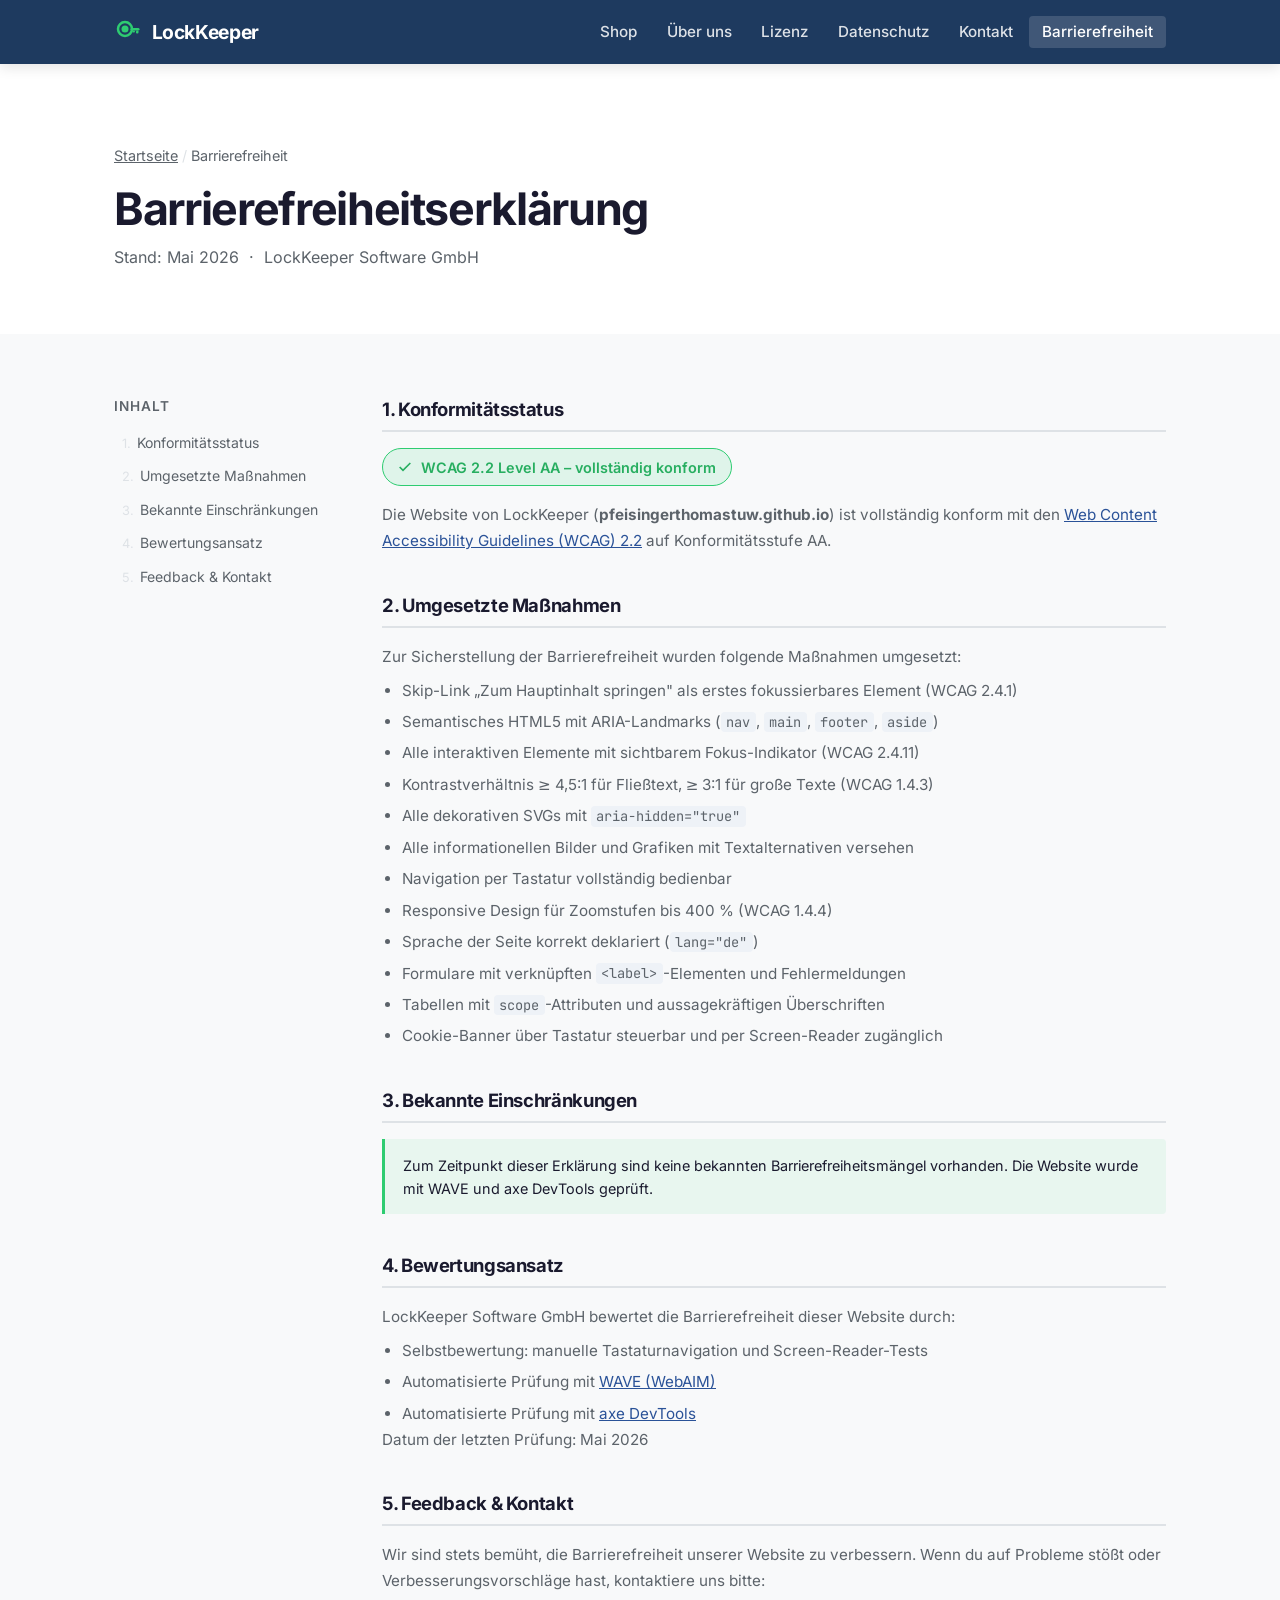
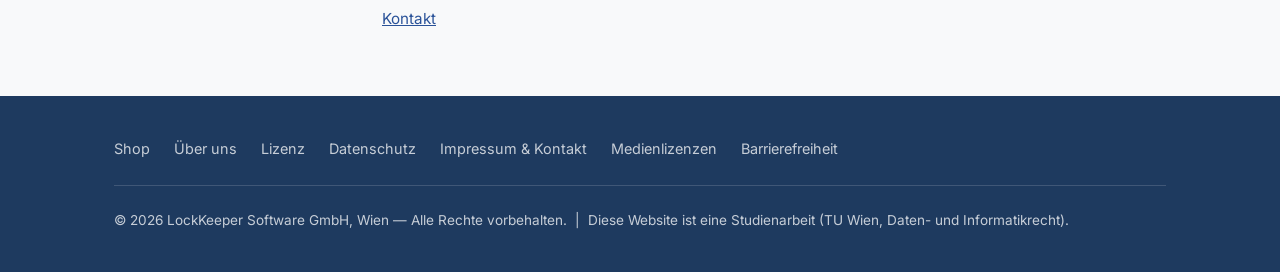
<file: accessibility.html>
<!DOCTYPE html>
<html lang="de">
<head>
  <meta charset="UTF-8">
  <meta name="viewport" content="width=device-width, initial-scale=1.0">
  <meta name="description" content="Barrierefreiheitserklärung der LockKeeper-Website gemäß WCAG 2.2 AA.">
  <title>Barrierefreiheit – LockKeeper</title>
  <link rel="stylesheet" href="css/style.css">
  <style>
    .legal-layout {
      display: grid;
      grid-template-columns: 220px 1fr;
      gap: 3rem;
      align-items: start;
    }

    .legal-toc {
      position: sticky;
      top: calc(var(--nav-height) + 1.5rem);
    }

    .legal-toc h2 {
      font-size: 0.85rem;
      font-weight: 600;
      text-transform: uppercase;
      letter-spacing: 0.08em;
      color: var(--color-text-muted);
      margin-bottom: 0.75rem;
    }

    .legal-toc ol {
      list-style: none;
      display: flex;
      flex-direction: column;
      gap: 0.25rem;
      counter-reset: toc;
    }

    .legal-toc ol li { counter-increment: toc; }

    .legal-toc a {
      display: flex;
      align-items: baseline;
      gap: 0.4rem;
      font-size: 0.88rem;
      color: var(--color-text-muted);
      text-decoration: none;
      padding: 0.3rem 0.5rem;
      border-radius: var(--radius-sm);
      line-height: 1.4;
    }

    .legal-toc a::before {
      content: counter(toc) ".";
      font-size: 0.8rem;
      color: var(--color-border);
      flex-shrink: 0;
    }

    .legal-toc a:hover,
    .legal-toc a:focus {
      background: var(--color-border);
      color: var(--color-text);
    }

    .legal-content {
      display: flex;
      flex-direction: column;
      gap: 2.5rem;
    }

    .legal-section h2 {
      font-size: 1.15rem;
      padding-bottom: 0.5rem;
      border-bottom: 2px solid var(--color-border);
      margin-bottom: 1rem;
    }

    .legal-section p,
    .legal-section li {
      color: var(--color-text-muted);
      font-size: 0.95rem;
      line-height: 1.7;
    }

    .legal-section ul,
    .legal-section ol {
      padding-left: 1.25rem;
      display: flex;
      flex-direction: column;
      gap: 0.35rem;
      margin-top: 0.5rem;
    }

    .info-box {
      background: rgba(30,58,95,0.06);
      border-left: 3px solid var(--color-primary);
      padding: 0.9rem 1.1rem;
      border-radius: 0 var(--radius-sm) var(--radius-sm) 0;
      font-size: 0.9rem;
    }

    .info-box--success {
      background: rgba(46,204,113,0.08);
      border-left-color: var(--color-accent);
    }

    .placeholder {
      background: #f0f4f8;
      border: 1px dashed var(--color-border);
      border-radius: var(--radius-sm);
      padding: 0.75rem 1rem;
      color: var(--color-text-muted);
      font-size: 0.9rem;
      font-style: italic;
    }

    .conformance-badge {
      display: inline-flex;
      align-items: center;
      gap: 0.5rem;
      background: rgba(46,204,113,0.12);
      border: 1px solid var(--color-accent);
      color: var(--color-accent-dark);
      font-weight: 600;
      font-size: 0.9rem;
      padding: 0.4rem 0.9rem;
      border-radius: 99px;
      margin-bottom: 1rem;
    }

    @media (max-width: 768px) {
      .legal-layout {
        grid-template-columns: 1fr;
      }
      .legal-toc {
        position: static;
      }
    }
  </style>
</head>
<body>

  <a class="skip-link" href="#main-content">Zum Hauptinhalt springen</a>

  <nav class="site-nav" aria-label="Hauptnavigation">
    <div class="nav-inner">
      <a href="index.html" class="nav-logo" aria-label="LockKeeper – Startseite">
        <svg width="28" height="28" viewBox="0 0 28 28" fill="none" aria-hidden="true" focusable="false" xmlns="http://www.w3.org/2000/svg">
          <circle cx="11" cy="11" r="7" stroke="#2ECC71" stroke-width="2.5"/>
          <circle cx="11" cy="11" r="3.5" fill="#2ECC71"/>
          <rect x="16.5" y="10" width="9" height="2.5" rx="1.25" fill="#2ECC71"/>
          <rect x="22" y="12.5" width="2.5" height="3" rx="1" fill="#2ECC71"/>
          <rect x="18.5" y="12.5" width="2.5" height="2" rx="1" fill="#2ECC71"/>
        </svg>
        LockKeeper
      </a>
      <button class="nav-toggle" id="nav-toggle" aria-controls="nav-links" aria-expanded="false" aria-label="Menü öffnen">
        <svg width="24" height="24" viewBox="0 0 24 24" fill="none" stroke="currentColor" stroke-width="2" aria-hidden="true" focusable="false">
          <line x1="3" y1="6"  x2="21" y2="6"/>
          <line x1="3" y1="12" x2="21" y2="12"/>
          <line x1="3" y1="18" x2="21" y2="18"/>
        </svg>
      </button>
      <ul class="nav-links" id="nav-links" role="list">
        <li><a href="index.html">Shop</a></li>
        <li><a href="about.html">Über uns</a></li>
        <li><a href="license.html">Lizenz</a></li>
        <li><a href="privacy.html">Datenschutz</a></li>
        <li><a href="contact.html">Kontakt</a></li>
        <li><a href="accessibility.html" aria-current="page">Barrierefreiheit</a></li>
      </ul>
    </div>
  </nav>

  <main id="main-content">

    <section class="section section--alt" aria-labelledby="page-heading">
      <div class="container">
        <nav aria-label="Breadcrumb">
          <ol class="breadcrumb" role="list">
            <li><a href="index.html">Startseite</a></li>
            <li>Barrierefreiheit</li>
          </ol>
        </nav>
        <h1 id="page-heading">Barrierefreiheitserklärung</h1>
        <p class="text-muted mt-1">Stand: Mai 2026 &nbsp;·&nbsp; LockKeeper Software GmbH</p>
      </div>
    </section>

    <section class="section">
      <div class="container">
        <div class="legal-layout">

          <!-- Table of Contents -->
          <aside aria-label="Inhaltsverzeichnis">
            <nav class="legal-toc">
              <h2>Inhalt</h2>
              <ol role="list">
                <li><a href="#konformitaet">Konformitätsstatus</a></li>
                <li><a href="#umgesetzte-massnahmen">Umgesetzte Maßnahmen</a></li>
                <li><a href="#bekannte-einschraenkungen">Bekannte Einschränkungen</a></li>
                <li><a href="#bewertung">Bewertungsansatz</a></li>
                <li><a href="#feedback">Feedback &amp; Kontakt</a></li>
              </ol>
            </nav>
          </aside>

          <!-- Content -->
          <div class="legal-content">

            <div class="legal-section" id="konformitaet">
              <h2>1. Konformitätsstatus</h2>
              <div class="conformance-badge" aria-label="WCAG 2.2 Level AA konform">
                <svg width="16" height="16" viewBox="0 0 24 24" fill="none" stroke="currentColor" stroke-width="2.5" aria-hidden="true"><polyline points="20 6 9 17 4 12"/></svg>
                WCAG 2.2 Level AA – vollständig konform
              </div>
              <p>
                Die Website von LockKeeper (<strong>pfeisingerthomastuw.github.io</strong>) ist vollständig konform
                mit den <a href="https://www.w3.org/TR/WCAG22/" target="_blank" rel="noopener noreferrer">
                Web Content Accessibility Guidelines (WCAG) 2.2</a> auf Konformitätsstufe AA.
              </p>
            </div>

            <div class="legal-section" id="umgesetzte-massnahmen">
              <h2>2. Umgesetzte Maßnahmen</h2>
              <p>Zur Sicherstellung der Barrierefreiheit wurden folgende Maßnahmen umgesetzt:</p>
              <ul>
                <li>Skip-Link „Zum Hauptinhalt springen" als erstes fokussierbares Element (WCAG 2.4.1)</li>
                <li>Semantisches HTML5 mit ARIA-Landmarks (<code>nav</code>, <code>main</code>, <code>footer</code>, <code>aside</code>)</li>
                <li>Alle interaktiven Elemente mit sichtbarem Fokus-Indikator (WCAG 2.4.11)</li>
                <li>Kontrastverhältnis ≥ 4,5:1 für Fließtext, ≥ 3:1 für große Texte (WCAG 1.4.3)</li>
                <li>Alle dekorativen SVGs mit <code>aria-hidden="true"</code></li>
                <li>Alle informationellen Bilder und Grafiken mit Textalternativen versehen</li>
                <li>Navigation per Tastatur vollständig bedienbar</li>
                <li>Responsive Design für Zoomstufen bis 400 % (WCAG 1.4.4)</li>
                <li>Sprache der Seite korrekt deklariert (<code>lang="de"</code>)</li>
                <li>Formulare mit verknüpften <code>&lt;label&gt;</code>-Elementen und Fehlermeldungen</li>
                <li>Tabellen mit <code>scope</code>-Attributen und aussagekräftigen Überschriften</li>
                <li>Cookie-Banner über Tastatur steuerbar und per Screen-Reader zugänglich</li>
              </ul>
            </div>

            <div class="legal-section" id="bekannte-einschraenkungen">
              <h2>3. Bekannte Einschränkungen</h2>
              <div class="info-box info-box--success">
                Zum Zeitpunkt dieser Erklärung sind keine bekannten Barrierefreiheitsmängel vorhanden.
                Die Website wurde mit WAVE und axe DevTools geprüft.
              </div>
            </div>

            <div class="legal-section" id="bewertung">
              <h2>4. Bewertungsansatz</h2>
              <p>LockKeeper Software GmbH bewertet die Barrierefreiheit dieser Website durch:</p>
              <ul>
                <li>Selbstbewertung: manuelle Tastaturnavigation und Screen-Reader-Tests</li>
                <li>Automatisierte Prüfung mit <a href="https://wave.webaim.org/" target="_blank" rel="noopener noreferrer">WAVE (WebAIM)</a></li>
                <li>Automatisierte Prüfung mit <a href="https://www.deque.com/axe/" target="_blank" rel="noopener noreferrer">axe DevTools</a></li>
              </ul>
              <p>Datum der letzten Prüfung: Mai 2026</p>
            </div>

            <div class="legal-section" id="feedback">
              <h2>5. Feedback &amp; Kontakt</h2>
              <p>
                Wir sind stets bemüht, die Barrierefreiheit unserer Website zu verbessern.
                Wenn du auf Probleme stößt oder Verbesserungsvorschläge hast, kontaktiere uns bitte:
              </p>
              <p><a href="contact.html">Kontakt</a></p>
            </div>
          </div>
        </div>
      </div>
    </section>

  </main>

  <footer class="site-footer">
    <div class="footer-inner">
      <ul class="footer-links" role="list" aria-label="Footer-Navigation">
        <li><a href="index.html">Shop</a></li>
        <li><a href="about.html">Über uns</a></li>
        <li><a href="license.html">Lizenz</a></li>
        <li><a href="privacy.html">Datenschutz</a></li>
        <li><a href="contact.html">Impressum &amp; Kontakt</a></li>
        <li><a href="media.html">Medienlizenzen</a></li>
        <li><a href="accessibility.html">Barrierefreiheit</a></li>
      </ul>
      <p class="footer-copy">
        &copy; 2026 LockKeeper Software GmbH, Wien &mdash;
        Alle Rechte vorbehalten. &nbsp;|&nbsp;
        Diese Website ist eine Studienarbeit (TU Wien, Daten- und Informatikrecht).
      </p>
    </div>
  </footer>

  <script src="js/main.js"></script>
</body>
</html>
</file>
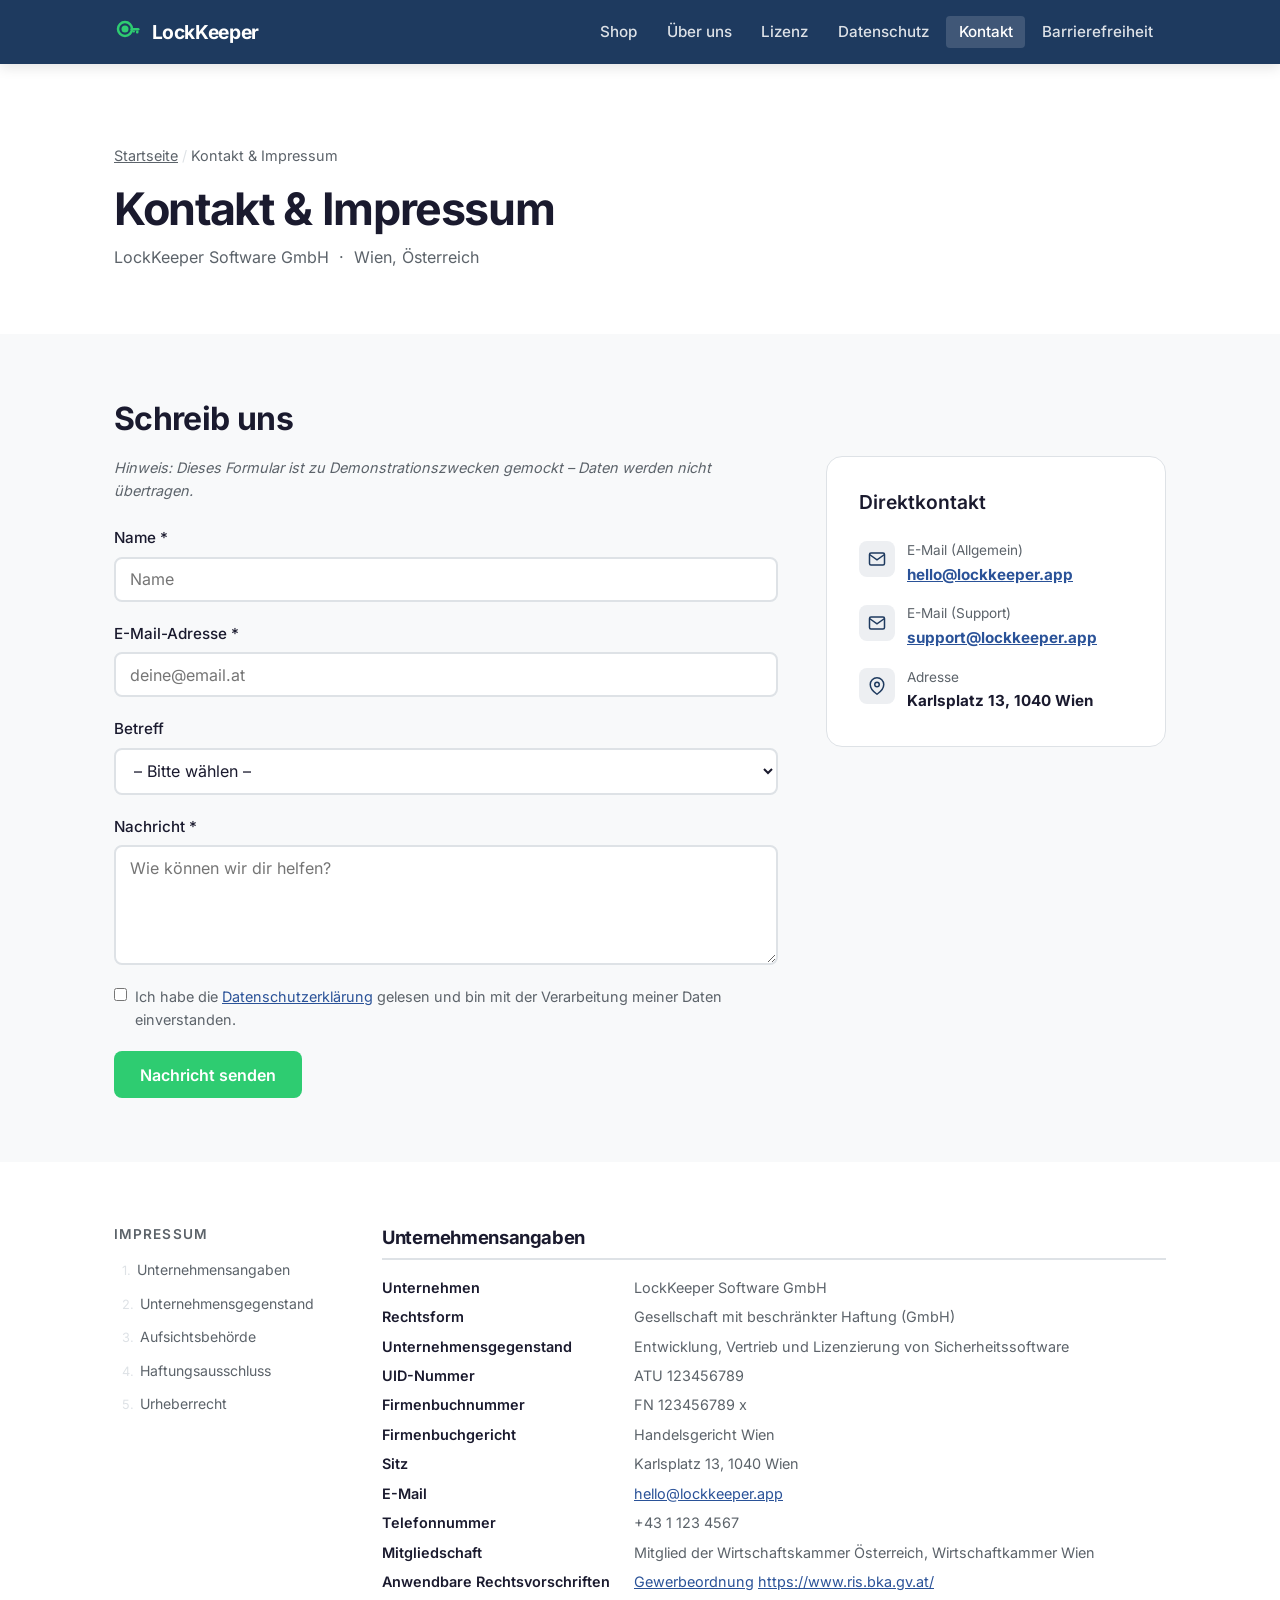
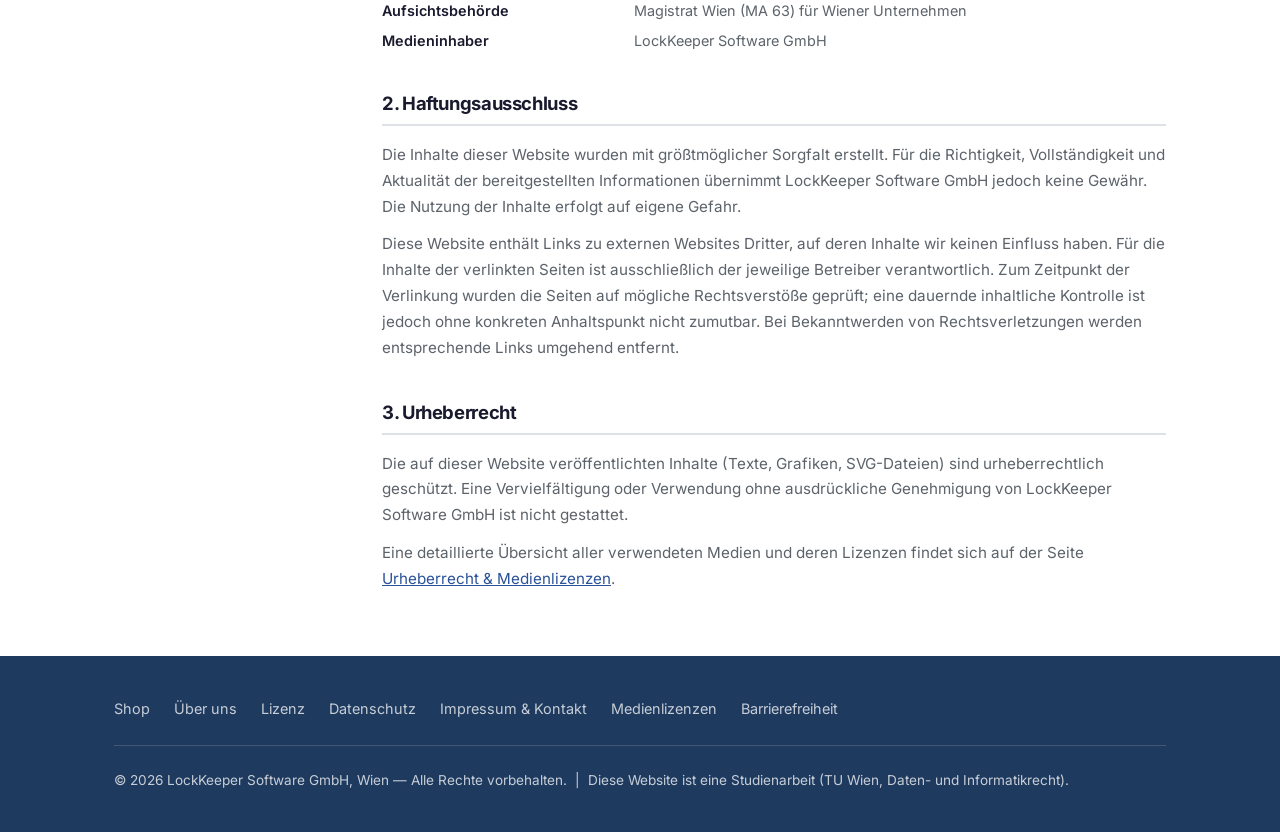
<file: contact.html>
<!DOCTYPE html>
<html lang="de">
<head>
  <meta charset="UTF-8">
  <meta name="viewport" content="width=device-width, initial-scale=1.0">
  <meta name="description" content="Kontakt und Impressum der LockKeeper Software GmbH gemäß § 24 Mediengesetz und § 5 ECG.">
  <title>Kontakt &amp; Impressum – LockKeeper</title>
  <link rel="stylesheet" href="css/style.css">
  <style>
    /* Contact form layout */
    .contact-layout {
      display: grid;
      grid-template-columns: 1fr 340px;
      gap: 3rem;
      align-items: start;
    }

    .contact-card {
      background: var(--color-surface);
      border: 1px solid var(--color-border);
      border-radius: var(--radius-lg);
      padding: 2rem;
    }

    .contact-info-list {
      list-style: none;
      display: flex;
      flex-direction: column;
      gap: 1rem;
      margin-top: 1.5rem;
    }

    .contact-info-item {
      display: flex;
      gap: 0.75rem;
      align-items: flex-start;
    }

    .contact-info-icon {
      width: 36px;
      height: 36px;
      background: rgba(30,58,95,0.08);
      border-radius: var(--radius-md);
      display: flex;
      align-items: center;
      justify-content: center;
      color: var(--color-primary);
      flex-shrink: 0;
      margin-top: 0.1rem;
    }

    .contact-info-item span {
      font-size: 0.85rem;
      color: var(--color-text-muted);
      display: block;
    }

    .contact-info-item strong {
      font-size: 0.95rem;
    }

    /* Impressum / legal layout */
    .legal-layout {
      display: grid;
      grid-template-columns: 220px 1fr;
      gap: 3rem;
      align-items: start;
    }

    .legal-toc {
      position: sticky;
      top: calc(var(--nav-height) + 1.5rem);
    }

    .legal-toc h2 {
      font-size: 0.85rem;
      font-weight: 600;
      text-transform: uppercase;
      letter-spacing: 0.08em;
      color: var(--color-text-muted);
      margin-bottom: 0.75rem;
    }

    .legal-toc ol {
      list-style: none;
      display: flex;
      flex-direction: column;
      gap: 0.25rem;
      counter-reset: toc;
    }

    .legal-toc ol li { counter-increment: toc; }

    .legal-toc a {
      display: flex;
      align-items: baseline;
      gap: 0.4rem;
      font-size: 0.88rem;
      color: var(--color-text-muted);
      text-decoration: none;
      padding: 0.3rem 0.5rem;
      border-radius: var(--radius-sm);
      line-height: 1.4;
    }

    .legal-toc a::before {
      content: counter(toc) ".";
      font-size: 0.8rem;
      color: var(--color-border);
      flex-shrink: 0;
    }

    .legal-toc a:hover,
    .legal-toc a:focus {
      background: var(--color-border);
      color: var(--color-text);
    }

    .legal-content {
      display: flex;
      flex-direction: column;
      gap: 2.5rem;
    }

    .legal-section h2 {
      font-size: 1.15rem;
      padding-bottom: 0.5rem;
      border-bottom: 2px solid var(--color-border);
      margin-bottom: 1rem;
    }

    .legal-section p,
    .legal-section li {
      color: var(--color-text-muted);
      font-size: 0.95rem;
      line-height: 1.7;
    }

    .legal-section ul,
    .legal-section ol {
      padding-left: 1.25rem;
      display: flex;
      flex-direction: column;
      gap: 0.35rem;
      margin-top: 0.5rem;
    }

    .legal-section dl {
      display: grid;
      grid-template-columns: max-content 1fr;
      gap: 0.4rem 1.5rem;
      margin-top: 0.5rem;
    }

    .legal-section dt {
      font-weight: 600;
      font-size: 0.9rem;
      color: var(--color-text);
    }

    .legal-section dd {
      font-size: 0.9rem;
      color: var(--color-text-muted);
    }

    .placeholder {
      background: #f0f4f8;
      border: 1px dashed var(--color-border);
      border-radius: var(--radius-sm);
      padding: 0.75rem 1rem;
      color: var(--color-text-muted);
      font-size: 0.9rem;
      font-style: italic;
    }

    .success-message {
      display: none;
      background: rgba(46,204,113,0.1);
      border: 1px solid var(--color-accent);
      border-radius: var(--radius-md);
      padding: 1rem 1.25rem;
      color: var(--color-accent-dark);
      font-weight: 500;
    }

    .success-message.is-visible {
      display: block;
    }

    @media (max-width: 900px) {
      .contact-layout {
        grid-template-columns: 1fr;
      }
    }

    @media (max-width: 768px) {
      .legal-layout {
        grid-template-columns: 1fr;
      }
      .legal-toc {
        position: static;
      }
    }
  </style>
</head>
<body>

  <a class="skip-link" href="#main-content">Zum Hauptinhalt springen</a>

  <nav class="site-nav" aria-label="Hauptnavigation">
    <div class="nav-inner">
      <a href="index.html" class="nav-logo" aria-label="LockKeeper – Startseite">
        <svg width="28" height="28" viewBox="0 0 28 28" fill="none" aria-hidden="true" focusable="false" xmlns="http://www.w3.org/2000/svg">
          <circle cx="11" cy="11" r="7" stroke="#2ECC71" stroke-width="2.5"/>
          <circle cx="11" cy="11" r="3.5" fill="#2ECC71"/>
          <rect x="16.5" y="10" width="9" height="2.5" rx="1.25" fill="#2ECC71"/>
          <rect x="22" y="12.5" width="2.5" height="3" rx="1" fill="#2ECC71"/>
          <rect x="18.5" y="12.5" width="2.5" height="2" rx="1" fill="#2ECC71"/>
        </svg>
        LockKeeper
      </a>
      <button class="nav-toggle" id="nav-toggle" aria-controls="nav-links" aria-expanded="false" aria-label="Menü öffnen">
        <svg width="24" height="24" viewBox="0 0 24 24" fill="none" stroke="currentColor" stroke-width="2" aria-hidden="true" focusable="false">
          <line x1="3" y1="6"  x2="21" y2="6"/>
          <line x1="3" y1="12" x2="21" y2="12"/>
          <line x1="3" y1="18" x2="21" y2="18"/>
        </svg>
      </button>
      <ul class="nav-links" id="nav-links" role="list">
        <li><a href="index.html">Shop</a></li>
        <li><a href="about.html">Über uns</a></li>
        <li><a href="license.html">Lizenz</a></li>
        <li><a href="privacy.html">Datenschutz</a></li>
        <li><a href="contact.html" aria-current="page">Kontakt</a></li>
        <li><a href="accessibility.html">Barrierefreiheit</a></li>
      </ul>
    </div>
  </nav>

  <main id="main-content">

    <!-- Page header -->
    <section class="section section--alt" aria-labelledby="page-heading">
      <div class="container">
        <nav aria-label="Breadcrumb">
          <ol class="breadcrumb" role="list">
            <li><a href="index.html">Startseite</a></li>
            <li>Kontakt &amp; Impressum</li>
          </ol>
        </nav>
        <h1 id="page-heading">Kontakt &amp; Impressum</h1>
        <p class="text-muted mt-1">LockKeeper Software GmbH &nbsp;·&nbsp; Wien, Österreich</p>
      </div>
    </section>

    <!-- Contact form + info -->
    <section class="section" aria-labelledby="contact-heading">
      <div class="container">
        <h2 id="contact-heading" class="mb-2">Schreib uns</h2>

        <div class="contact-layout">

          <!-- Form (mocked) -->
          <div>
            <div class="success-message" id="form-success" role="alert" aria-live="polite">
              Vielen Dank für deine Nachricht! Wir melden uns innerhalb von 48 Stunden.
            </div>

            <form id="contact-form" novalidate aria-label="Kontaktformular">
              <p class="text-muted mb-3" style="font-size:0.9rem;">
                <em>Hinweis: Dieses Formular ist zu Demonstrationszwecken gemockt – Daten werden nicht übertragen.</em>
              </p>

              <div class="form-group">
                <label for="contact-name">Name <span aria-hidden="true">*</span></label>
                <input
                  type="text"
                  id="contact-name"
                  name="name"
                  autocomplete="name"
                  required
                  aria-required="true"
                  aria-describedby="contact-name-hint"
                  placeholder="Name"
                >
                <span id="contact-name-hint" class="sr-only">Pflichtfeld</span>
              </div>

              <div class="form-group">
                <label for="contact-email">E-Mail-Adresse <span aria-hidden="true">*</span></label>
                <input
                  type="email"
                  id="contact-email"
                  name="email"
                  autocomplete="email"
                  required
                  aria-required="true"
                  placeholder="deine@email.at"
                >
              </div>

              <div class="form-group">
                <label for="contact-subject">Betreff</label>
                <select id="contact-subject" name="subject">
                  <option value="">– Bitte wählen –</option>
                  <option value="support">Technischer Support</option>
                  <option value="sales">Kauf &amp; Lizenz</option>
                  <option value="privacy">Datenschutz &amp; DSGVO</option>
                  <option value="press">Presse &amp; Medien</option>
                  <option value="other">Sonstiges</option>
                </select>
              </div>

              <div class="form-group">
                <label for="contact-message">Nachricht <span aria-hidden="true">*</span></label>
                <textarea
                  id="contact-message"
                  name="message"
                  required
                  aria-required="true"
                  placeholder="Wie können wir dir helfen?"
                ></textarea>
              </div>

              <div class="form-group">
                <label style="display:flex; align-items:flex-start; gap:0.5rem; font-weight:400; cursor:pointer;">
                  <input type="checkbox" id="contact-privacy" name="privacy" required aria-required="true" style="width:auto; margin-top:0.2rem;">
                  <span style="font-size:0.9rem; color:var(--color-text-muted);">
                    Ich habe die <a href="privacy.html">Datenschutzerklärung</a> gelesen und bin mit der Verarbeitung meiner Daten einverstanden.
                  </span>
                </label>
              </div>

              <button type="submit" class="btn btn-primary">Nachricht senden</button>
            </form>
          </div>

          <!-- Contact info sidebar -->
          <div class="contact-card" aria-label="Kontaktinformationen">
            <h3>Direktkontakt</h3>
            <ul class="contact-info-list" role="list">

              <li class="contact-info-item">
                <div class="contact-info-icon" aria-hidden="true">
                  <svg width="18" height="18" viewBox="0 0 24 24" fill="none" stroke="currentColor" stroke-width="2"><path d="M4 4h16c1.1 0 2 .9 2 2v12c0 1.1-.9 2-2 2H4c-1.1 0-2-.9-2-2V6c0-1.1.9-2 2-2z"/><polyline points="22,6 12,13 2,6"/></svg>
                </div>
                <div>
                  <span>E-Mail (Allgemein)</span>
                  <strong><a href="mailto:hello@lockkeeper.app">hello@lockkeeper.app</a></strong>
                </div>
              </li>

              <li class="contact-info-item">
                <div class="contact-info-icon" aria-hidden="true">
                  <svg width="18" height="18" viewBox="0 0 24 24" fill="none" stroke="currentColor" stroke-width="2"><path d="M4 4h16c1.1 0 2 .9 2 2v12c0 1.1-.9 2-2 2H4c-1.1 0-2-.9-2-2V6c0-1.1.9-2 2-2z"/><polyline points="22,6 12,13 2,6"/></svg>
                </div>
                <div>
                  <span>E-Mail (Support)</span>
                  <strong><a href="mailto:support@lockkeeper.app">support@lockkeeper.app</a></strong>
                </div>
              </li>

              <li class="contact-info-item">
                <div class="contact-info-icon" aria-hidden="true">
                  <svg width="18" height="18" viewBox="0 0 24 24" fill="none" stroke="currentColor" stroke-width="2"><path d="M21 10c0 7-9 13-9 13s-9-6-9-13a9 9 0 0 1 18 0z"/><circle cx="12" cy="10" r="3"/></svg>
                </div>
                <div>
                  <span>Adresse</span>
                  <strong>Karlsplatz 13, 1040 Wien</strong>
                </div>
              </li>

            </ul>
          </div>

        </div>
      </div>
    </section>

    <!-- Impressum -->
    <section class="section section--alt" id="impressum" aria-labelledby="impressum-heading">
      <div class="container">
        <div class="legal-layout">

          <!-- TOC -->
          <aside aria-label="Impressum – Inhaltsverzeichnis">
            <nav class="legal-toc">
              <h2>Impressum</h2>
              <ol role="list">
                <li><a href="#unternehmensangaben">Unternehmensangaben</a></li>
                <li><a href="#unternehmensgegenstand">Unternehmensgegenstand</a></li>
                <li><a href="#aufsicht">Aufsichtsbehörde</a></li>
                <li><a href="#haftungsausschluss">Haftungsausschluss</a></li>
                <li><a href="#urheberrecht-hinweis">Urheberrecht</a></li>
              </ol>
            </nav>
          </aside>

          <!-- Impressum content -->
          <div class="legal-content">

            <div class="legal-section" id="unternehmensangaben">
              <h2>Unternehmensangaben</h2>
              <dl>
                <dt>Unternehmen</dt>
                <dd>LockKeeper Software GmbH</dd>
                <dt>Rechtsform</dt>
                <dd>Gesellschaft mit beschränkter Haftung (GmbH)</dd>
                <dt>Unternehmensgegenstand</dt>
                <dd>Entwicklung, Vertrieb und Lizenzierung von Sicherheitssoftware</dd>
                <dt>UID-Nummer</dt>
                <dd>ATU 123456789</dd>
                <dt>Firmenbuchnummer</dt>
                <dd>FN 123456789 x</dd>
                <dt>Firmenbuchgericht</dt>
                <dd>Handelsgericht Wien</dd>
                <dt>Sitz</dt>
                <dd>Karlsplatz 13, 1040 Wien</dd>
                <dt>E-Mail</dt>
                <dd><a href="mailto:hello@lockkeeper.app">hello@lockkeeper.app</a></dd>
                <dt>Telefonnummer</dt>
                <dd>+43 1 123 4567</dd>
                <dt>Mitgliedschaft</dt>
                <dd>Mitglied der Wirtschaftskammer Österreich, Wirtschaftkammer Wien</dd>
                <dt>Anwendbare Rechtsvorschriften</dt>
                <dd><a href="https://www.ris.bka.gv.at/GeltendeFassung.wxe?Abfrage=Bundesnormen&Gesetzesnummer=10007517">Gewerbeordnung</a> <a href="https://www.ris.bka.gv.at/"> https://www.ris.bka.gv.at/</a></dd>
                <dt>Aufsichtsbehörde</dt>
                <dd>Magistrat Wien (MA 63) für Wiener Unternehmen</dd>
                <dt>Medieninhaber</dt>
                <dd>LockKeeper Software GmbH</dd>
              </dl>
            </div>

            <div class="legal-section" id="haftungsausschluss">
              <h2>2. Haftungsausschluss</h2>
              <p>
                Die Inhalte dieser Website wurden mit größtmöglicher Sorgfalt erstellt.
                Für die Richtigkeit, Vollständigkeit und Aktualität der bereitgestellten
                Informationen übernimmt LockKeeper Software GmbH jedoch keine Gewähr.
                Die Nutzung der Inhalte erfolgt auf eigene Gefahr.
              </p>
              <p>
                Diese Website enthält Links zu externen Websites Dritter, auf deren Inhalte
                wir keinen Einfluss haben. Für die Inhalte der verlinkten Seiten ist
                ausschließlich der jeweilige Betreiber verantwortlich. Zum Zeitpunkt der
                Verlinkung wurden die Seiten auf mögliche Rechtsverstöße geprüft;
                eine dauernde inhaltliche Kontrolle ist jedoch ohne konkreten Anhaltspunkt
                nicht zumutbar. Bei Bekanntwerden von Rechtsverletzungen werden entsprechende
                Links umgehend entfernt.
              </p>
            </div>

            <div class="legal-section" id="urheberrecht-hinweis">
              <h2>3. Urheberrecht</h2>
              <p>
                Die auf dieser Website veröffentlichten Inhalte (Texte, Grafiken, SVG-Dateien)
                sind urheberrechtlich geschützt. Eine Vervielfältigung oder Verwendung
                ohne ausdrückliche Genehmigung von LockKeeper Software GmbH ist nicht gestattet.
              </p>
              <p>
                Eine detaillierte Übersicht aller verwendeten Medien und deren Lizenzen
                findet sich auf der Seite <a href="media.html">Urheberrecht &amp; Medienlizenzen</a>.
              </p>
            </div>

          </div>
        </div>
      </div>
    </section>

  </main>

  <footer class="site-footer">
    <div class="footer-inner">
      <ul class="footer-links" role="list" aria-label="Footer-Navigation">
        <li><a href="index.html">Shop</a></li>
        <li><a href="about.html">Über uns</a></li>
        <li><a href="license.html">Lizenz</a></li>
        <li><a href="privacy.html">Datenschutz</a></li>
        <li><a href="contact.html">Impressum &amp; Kontakt</a></li>
        <li><a href="media.html">Medienlizenzen</a></li>
        <li><a href="accessibility.html">Barrierefreiheit</a></li>
      </ul>
      <p class="footer-copy">
        &copy; 2026 LockKeeper Software GmbH, Wien &mdash;
        Alle Rechte vorbehalten. &nbsp;|&nbsp;
        Diese Website ist eine Studienarbeit (TU Wien, Daten- und Informatikrecht).
      </p>
    </div>
  </footer>

  <script src="js/main.js"></script>
  <script>
    // Mock contact form submission
    const form = document.getElementById('contact-form');
    const success = document.getElementById('form-success');

    if (form && success) {
      form.addEventListener('submit', (e) => {
        e.preventDefault();
        form.style.display = 'none';
        success.classList.add('is-visible');
        success.focus();
      });
    }
  </script>
</body>
</html>
</file>
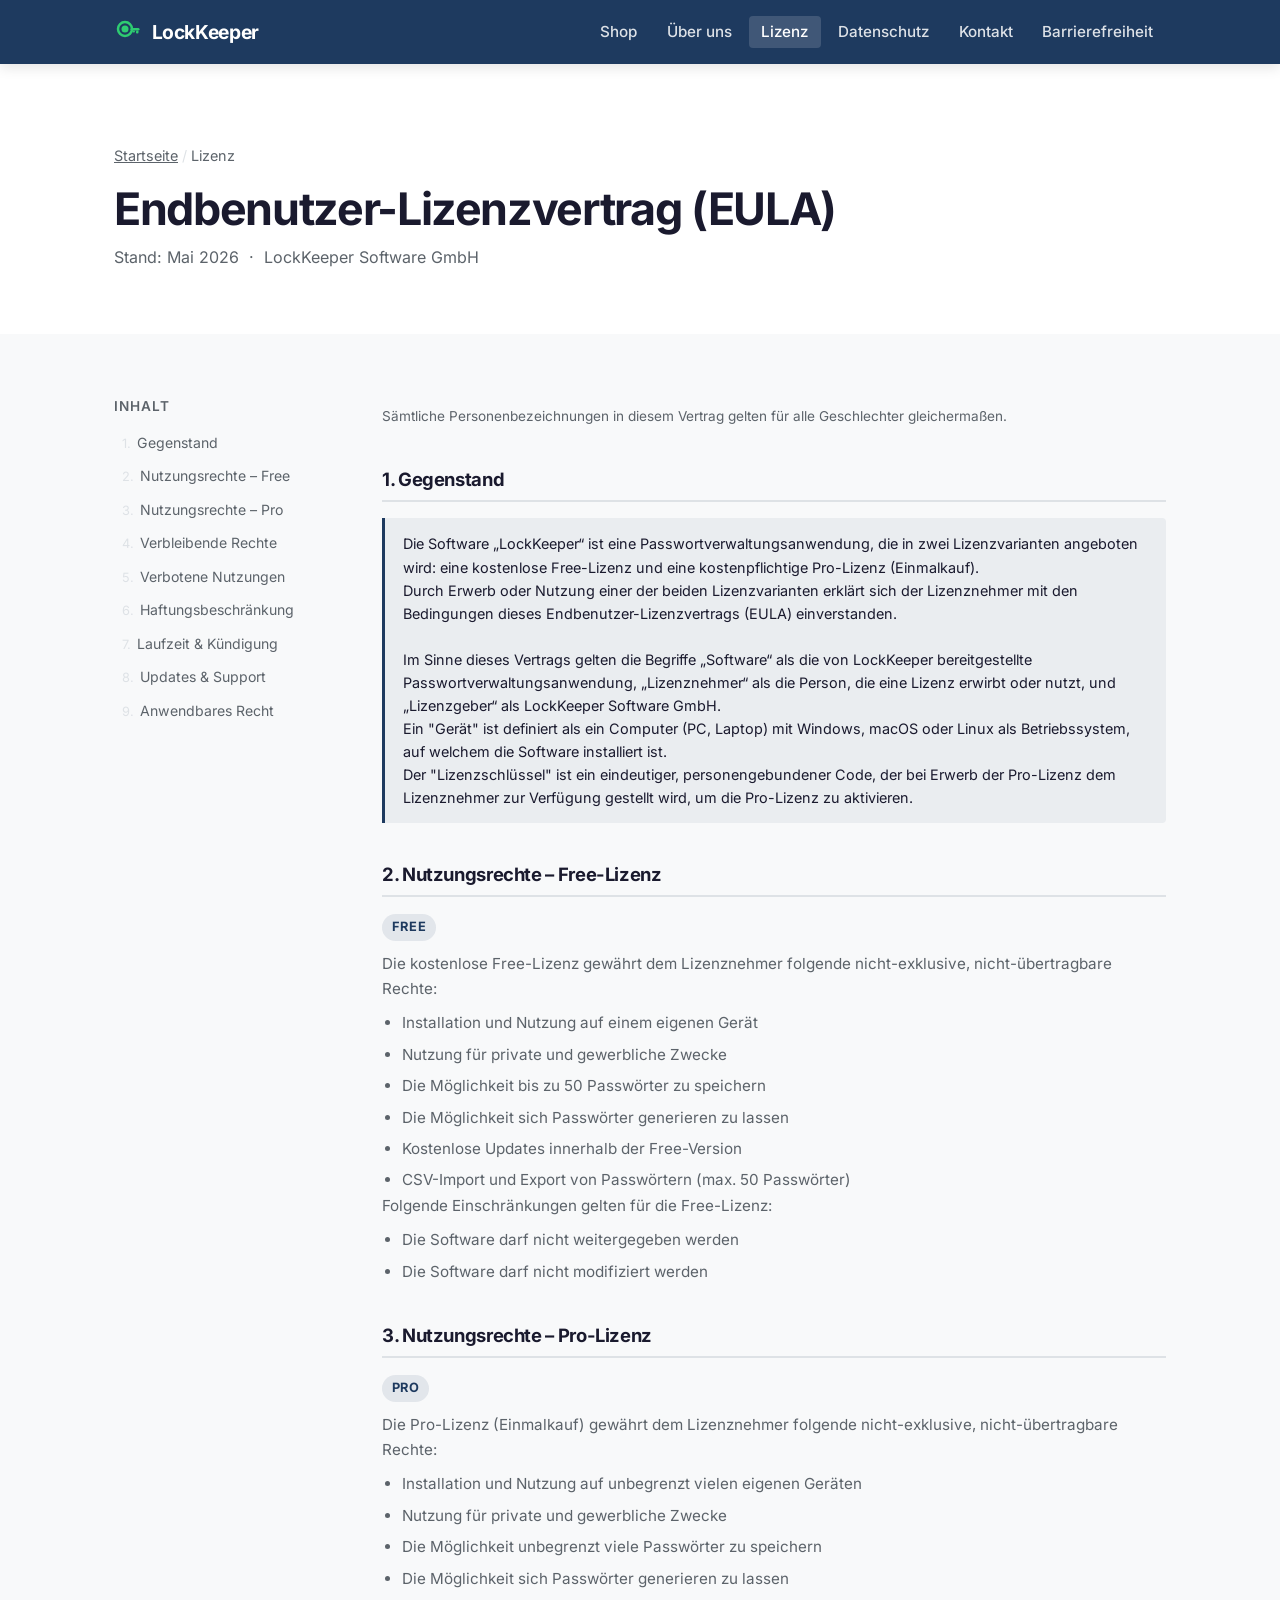
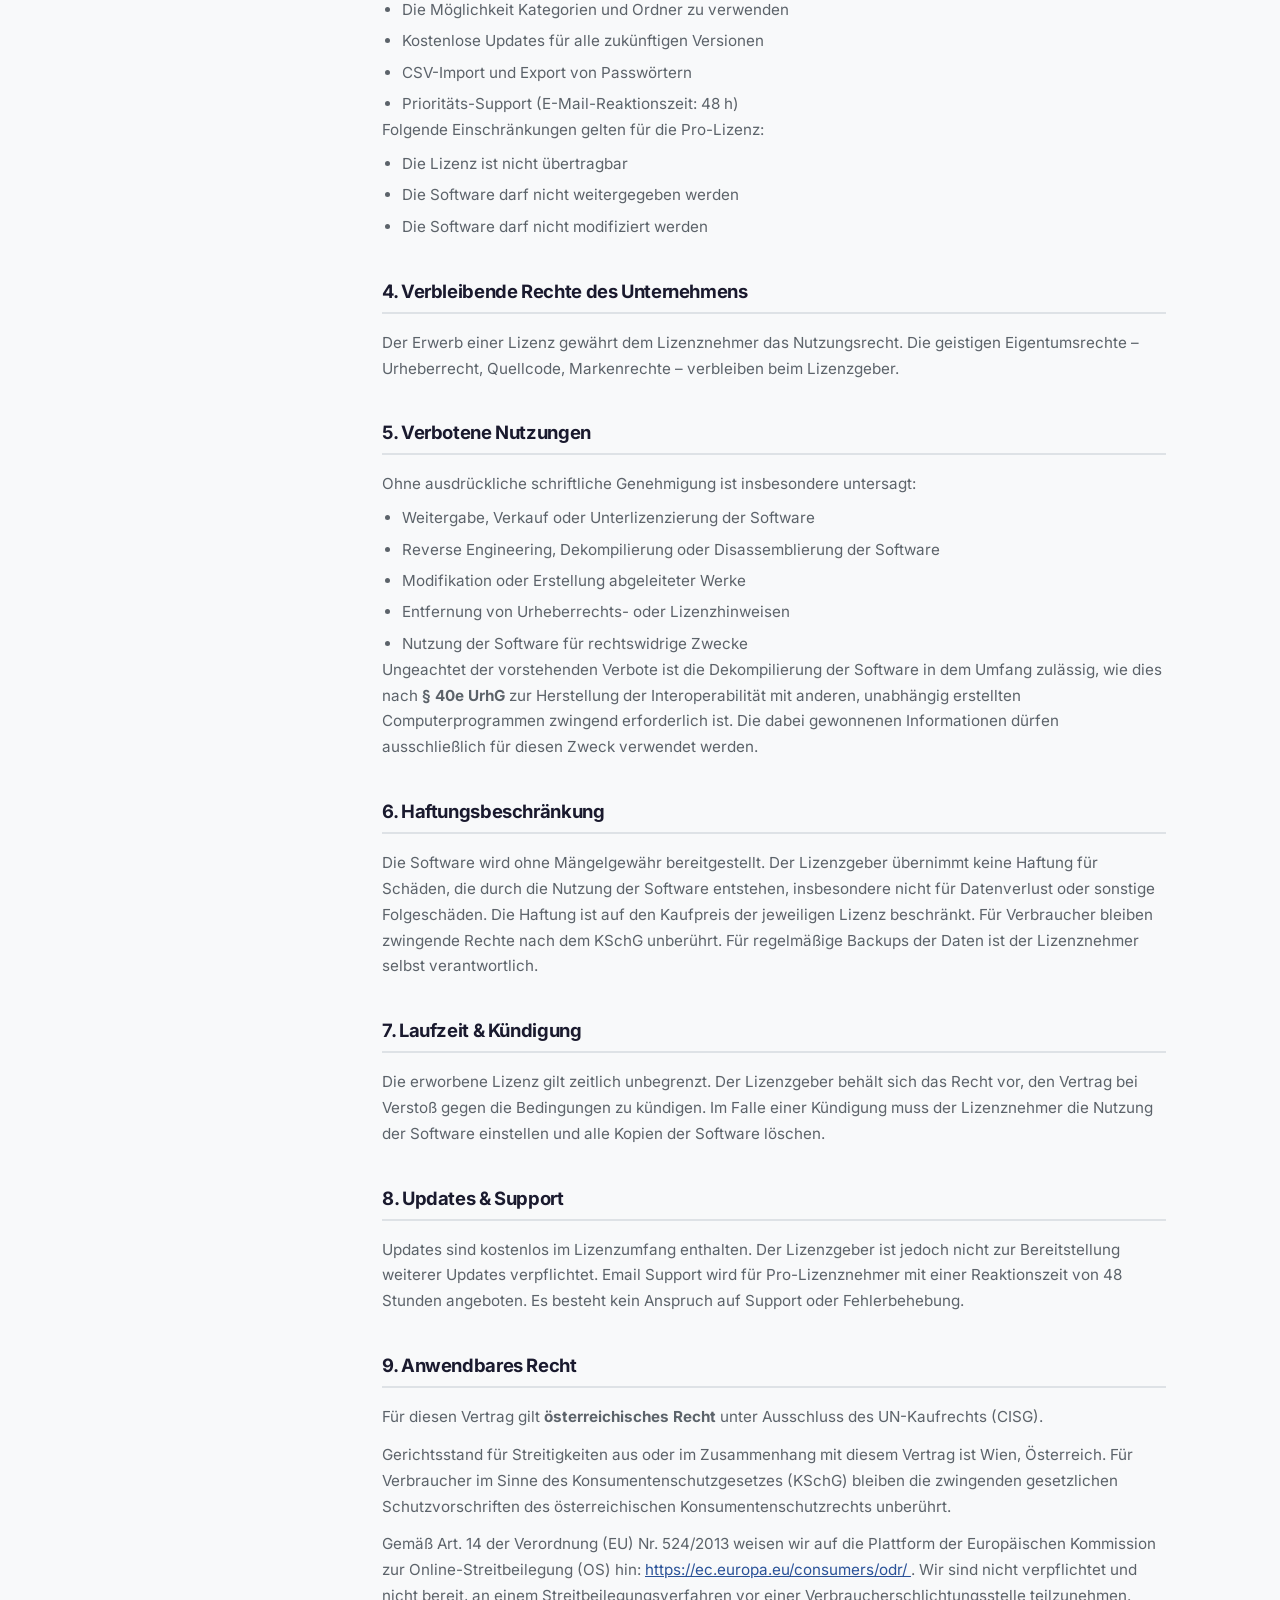
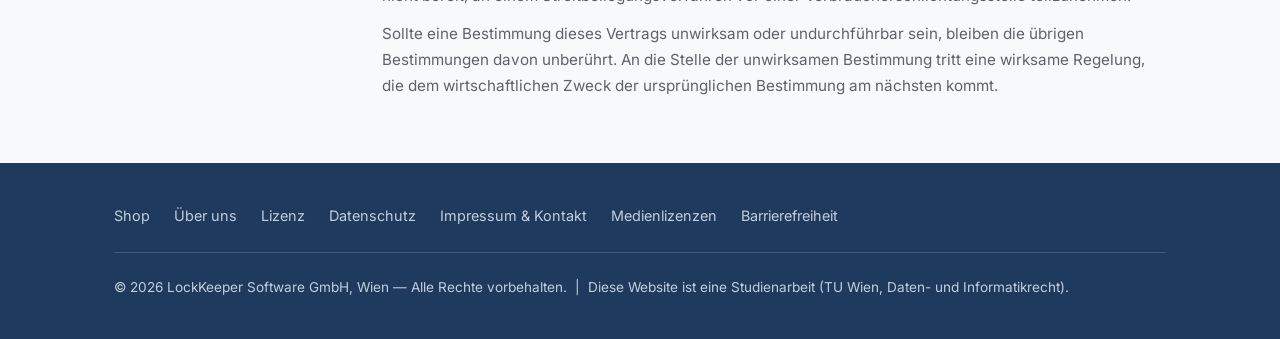
<file: license.html>
<!DOCTYPE html>
<html lang="de">
<head>
  <meta charset="UTF-8">
  <meta name="viewport" content="width=device-width, initial-scale=1.0">
  <meta name="description" content="Lizenzbestimmungen für LockKeeper – Nutzungsrechte, Haftungsbeschränkungen und Lizenzbedingungen.">
  <title>Lizenz – LockKeeper</title>
  <link rel="stylesheet" href="css/style.css">
  <style>
    .legal-layout {
      display: grid;
      grid-template-columns: 220px 1fr;
      gap: 3rem;
      align-items: start;
    }

    .legal-toc {
      position: sticky;
      top: calc(var(--nav-height) + 1.5rem);
    }

    .legal-toc h2 {
      font-size: 0.85rem;
      font-weight: 600;
      text-transform: uppercase;
      letter-spacing: 0.08em;
      color: var(--color-text-muted);
      margin-bottom: 0.75rem;
    }

    .legal-toc ol {
      list-style: none;
      display: flex;
      flex-direction: column;
      gap: 0.25rem;
      counter-reset: toc;
    }

    .legal-toc ol li { counter-increment: toc; }

    .legal-toc a {
      display: flex;
      align-items: baseline;
      gap: 0.4rem;
      font-size: 0.88rem;
      color: var(--color-text-muted);
      text-decoration: none;
      padding: 0.3rem 0.5rem;
      border-radius: var(--radius-sm);
      line-height: 1.4;
    }

    .legal-toc a::before {
      content: counter(toc) ".";
      font-size: 0.8rem;
      color: var(--color-border);
      flex-shrink: 0;
    }

    .legal-toc a:hover,
    .legal-toc a:focus {
      background: var(--color-border);
      color: var(--color-text);
    }

    .legal-content {
      display: flex;
      flex-direction: column;
      gap: 2.5rem;
    }

    .legal-section h2 {
      font-size: 1.15rem;
      padding-bottom: 0.5rem;
      border-bottom: 2px solid var(--color-border);
      margin-bottom: 1rem;
    }

    .legal-section p,
    .legal-section li {
      color: var(--color-text-muted);
      font-size: 0.95rem;
      line-height: 1.7;
    }

    .legal-section ul,
    .legal-section ol {
      padding-left: 1.25rem;
      display: flex;
      flex-direction: column;
      gap: 0.35rem;
      margin-top: 0.5rem;
    }

    .info-box {
      background: rgba(30,58,95,0.06);
      border-left: 3px solid var(--color-primary);
      padding: 0.9rem 1.1rem;
      border-radius: 0 var(--radius-sm) var(--radius-sm) 0;
      font-size: 0.9rem;
    }

    .placeholder {
      background: #f0f4f8;
      border: 1px dashed var(--color-border);
      border-radius: var(--radius-sm);
      padding: 0.75rem 1rem;
      color: var(--color-text-muted);
      font-size: 0.9rem;
      font-style: italic;
    }

    .license-badge {
      display: inline-block;
      background: rgba(30,58,95,0.1);
      color: var(--color-primary);
      font-weight: 700;
      font-size: 0.8rem;
      padding: 0.2rem 0.6rem;
      border-radius: 99px;
      margin-bottom: 0.6rem;
      text-transform: uppercase;
      letter-spacing: 0.05em;
    }

    @media (max-width: 768px) {
      .legal-layout {
        grid-template-columns: 1fr;
      }
      .legal-toc {
        position: static;
      }
    }
  </style>
</head>
<body>

  <a class="skip-link" href="#main-content">Zum Hauptinhalt springen</a>

  <nav class="site-nav" aria-label="Hauptnavigation">
    <div class="nav-inner">
      <a href="index.html" class="nav-logo" aria-label="LockKeeper – Startseite">
        <svg width="28" height="28" viewBox="0 0 28 28" fill="none" aria-hidden="true" focusable="false" xmlns="http://www.w3.org/2000/svg">
          <circle cx="11" cy="11" r="7" stroke="#2ECC71" stroke-width="2.5"/>
          <circle cx="11" cy="11" r="3.5" fill="#2ECC71"/>
          <rect x="16.5" y="10" width="9" height="2.5" rx="1.25" fill="#2ECC71"/>
          <rect x="22" y="12.5" width="2.5" height="3" rx="1" fill="#2ECC71"/>
          <rect x="18.5" y="12.5" width="2.5" height="2" rx="1" fill="#2ECC71"/>
        </svg>
        LockKeeper
      </a>
      <button class="nav-toggle" id="nav-toggle" aria-controls="nav-links" aria-expanded="false" aria-label="Menü öffnen">
        <svg width="24" height="24" viewBox="0 0 24 24" fill="none" stroke="currentColor" stroke-width="2" aria-hidden="true" focusable="false">
          <line x1="3" y1="6"  x2="21" y2="6"/>
          <line x1="3" y1="12" x2="21" y2="12"/>
          <line x1="3" y1="18" x2="21" y2="18"/>
        </svg>
      </button>
      <ul class="nav-links" id="nav-links" role="list">
        <li><a href="index.html">Shop</a></li>
        <li><a href="about.html">Über uns</a></li>
        <li><a href="license.html" aria-current="page">Lizenz</a></li>
        <li><a href="privacy.html">Datenschutz</a></li>
        <li><a href="contact.html">Kontakt</a></li>
        <li><a href="accessibility.html">Barrierefreiheit</a></li>
      </ul>
    </div>
  </nav>

  <main id="main-content">

    <section class="section section--alt" aria-labelledby="page-heading">
      <div class="container">
        <nav aria-label="Breadcrumb">
          <ol class="breadcrumb" role="list">
            <li><a href="index.html">Startseite</a></li>
            <li>Lizenz</li>
          </ol>
        </nav>
        <h1 id="page-heading">Endbenutzer-Lizenzvertrag (EULA)</h1>
        <p class="text-muted mt-1">Stand: Mai 2026 &nbsp;·&nbsp; LockKeeper Software GmbH</p>
      </div>
    </section>

    <section class="section">
      <div class="container">
        <div class="legal-layout">

          <!-- Table of Contents -->
          <aside aria-label="Inhaltsverzeichnis">
            <nav class="legal-toc">
              <h2>Inhalt</h2>
              <ol role="list">
                <li><a href="#gegenstand">Gegenstand</a></li>
                <li><a href="#nutzungsrechte-free">Nutzungsrechte – Free</a></li>
                <li><a href="#nutzungsrechte-pro">Nutzungsrechte – Pro</a></li>
                <li><a href="#verbleibende-rechte">Verbleibende Rechte</a></li>
                <li><a href="#verbote">Verbotene Nutzungen</a></li>
                <li><a href="#haftung">Haftungsbeschränkung</a></li>
                <li><a href="#laufzeit">Laufzeit &amp; Kündigung</a></li>
                <li><a href="#updates">Updates &amp; Support</a></li>
                <li><a href="#anwendbares-recht">Anwendbares Recht</a></li>
              </ol>
            </nav>
          </aside>

          <!-- Content -->
          <div class="legal-content">
            <p class="text-muted mt-1" style="font-size:0.85rem;">
              Sämtliche Personenbezeichnungen in diesem Vertrag gelten 
              für alle Geschlechter gleichermaßen.
            </p>

            <div class="legal-section" id="gegenstand">
              <h2>1. Gegenstand</h2>
              <div class="info-box">
                Die Software „LockKeeper“ ist eine Passwortverwaltungsanwendung, die 
                in zwei Lizenzvarianten angeboten wird: eine kostenlose Free-Lizenz und eine kostenpflichtige Pro-Lizenz (Einmalkauf). 
                <br>Durch Erwerb oder Nutzung einer der beiden Lizenzvarianten erklärt sich der Lizenznehmer mit den Bedingungen dieses Endbenutzer-Lizenzvertrags (EULA) einverstanden. 
                <br><br>Im Sinne dieses Vertrags gelten die Begriffe „Software“ als die von LockKeeper bereitgestellte Passwortverwaltungsanwendung, „Lizenznehmer“ als die Person, die eine Lizenz erwirbt oder nutzt, und „Lizenzgeber“ als LockKeeper Software GmbH.
                <br>Ein "Gerät" ist definiert als ein Computer (PC, Laptop) mit Windows, macOS oder Linux als Betriebssystem, auf welchem die Software installiert ist.
                <br>Der "Lizenzschlüssel" ist ein eindeutiger, personengebundener Code, der bei Erwerb der Pro-Lizenz dem Lizenznehmer zur Verfügung gestellt wird, um die Pro-Lizenz zu aktivieren.
              </div>
            </div>

            <div class="legal-section" id="nutzungsrechte-free">
              <h2>2. Nutzungsrechte – Free-Lizenz</h2>
              <span class="license-badge">Free</span>
              <p>Die kostenlose Free-Lizenz gewährt dem Lizenznehmer folgende nicht-exklusive, nicht-übertragbare Rechte:</p>
              <ul>
                <li>Installation und Nutzung auf einem eigenen Gerät</li>
                <li>Nutzung für private und gewerbliche Zwecke</li>
                <li>Die Möglichkeit bis zu 50 Passwörter zu speichern</li>
                <li>Die Möglichkeit sich Passwörter generieren zu lassen</li>
                <li>Kostenlose Updates innerhalb der Free-Version</li>
                <li>CSV-Import und Export von Passwörtern (max. 50 Passwörter)</li>
              </ul>
              <p>Folgende Einschränkungen gelten für die Free-Lizenz:</p>
              <ul>
                <li>Die Software darf nicht weitergegeben werden</li>
                <li>Die Software darf nicht modifiziert werden</li>
              </ul>
            </div>

            <div class="legal-section" id="nutzungsrechte-pro">
              <h2>3. Nutzungsrechte – Pro-Lizenz</h2>
              <span class="license-badge">Pro</span>
              <p>Die Pro-Lizenz (Einmalkauf) gewährt dem Lizenznehmer folgende nicht-exklusive, nicht-übertragbare Rechte:</p>
              <ul>
                <li>Installation und Nutzung auf unbegrenzt vielen eigenen Geräten</li>
                <li>Nutzung für private und gewerbliche Zwecke</li>
                <li>Die Möglichkeit unbegrenzt viele Passwörter zu speichern</li>
                <li>Die Möglichkeit sich Passwörter generieren zu lassen</li>
                <li>Die Möglichkeit Kategorien und Ordner zu verwenden</li>
                <li>Kostenlose Updates für alle zukünftigen Versionen</li>
                <li>CSV-Import und Export von Passwörtern</li>
                <li>Prioritäts-Support (E-Mail-Reaktionszeit: 48 h)</li>
              </ul>
              <p>Folgende Einschränkungen gelten für die Pro-Lizenz:</p>
              <ul>
                <li>Die Lizenz ist nicht übertragbar</li>
                <li>Die Software darf nicht weitergegeben werden</li>
                <li>Die Software darf nicht modifiziert werden</li>
              </ul>
            </div>

            <div class="legal-section" id="verbleibende-rechte">
              <h2>4. Verbleibende Rechte des Unternehmens</h2>
              <p>Der Erwerb einer Lizenz gewährt dem Lizenznehmer das Nutzungsrecht. 
                Die geistigen Eigentumsrechte – Urheberrecht, Quellcode, Markenrechte – verbleiben beim Lizenzgeber.</p>
            </div>

            <div class="legal-section" id="verbote">
              <h2>5. Verbotene Nutzungen</h2>
              <p>Ohne ausdrückliche schriftliche Genehmigung ist insbesondere untersagt:</p>
              <ul>
                <li>Weitergabe, Verkauf oder Unterlizenzierung der Software</li>
                <li>Reverse Engineering, Dekompilierung oder Disassemblierung der Software</li>
                <li>Modifikation oder Erstellung abgeleiteter Werke</li>
                <li>Entfernung von Urheberrechts- oder Lizenzhinweisen</li>
                <li>Nutzung der Software für rechtswidrige Zwecke</li>
              </ul>
              <p>
                Ungeachtet der vorstehenden Verbote ist die Dekompilierung der Software in dem Umfang
                zulässig, wie dies nach <strong>§ 40e UrhG</strong> zur Herstellung der Interoperabilität
                mit anderen, unabhängig erstellten Computerprogrammen zwingend erforderlich ist.
                Die dabei gewonnenen Informationen dürfen ausschließlich für diesen Zweck verwendet werden.
              </p>
            </div>

            <div class="legal-section" id="haftung">
              <h2>6. Haftungsbeschränkung</h2>
              <p>
                Die Software wird ohne Mängelgewähr bereitgestellt. Der Lizenzgeber übernimmt keine Haftung
                für Schäden, die durch die Nutzung der Software entstehen, insbesondere nicht für Datenverlust
                oder sonstige Folgeschäden. Die Haftung ist auf den Kaufpreis der jeweiligen Lizenz beschränkt.
                Für Verbraucher bleiben zwingende Rechte nach dem KSchG unberührt.
                Für regelmäßige Backups der Daten ist der Lizenznehmer selbst verantwortlich.
              </p>
            </div>

            <div class="legal-section" id="laufzeit">
              <h2>7. Laufzeit &amp; Kündigung</h2>
              <p>Die erworbene Lizenz gilt zeitlich unbegrenzt.
                Der Lizenzgeber behält sich das Recht vor, den Vertrag bei Verstoß gegen die Bedingungen zu kündigen.
                Im Falle einer Kündigung muss der Lizenznehmer die Nutzung der Software einstellen und alle Kopien der Software löschen.
                </p>
            </div>

            <div class="legal-section" id="updates">
              <h2>8. Updates &amp; Support</h2>
              <p>Updates sind kostenlos im Lizenzumfang enthalten. Der Lizenzgeber ist jedoch nicht zur Bereitstellung weiterer Updates verpflichtet.
                Email Support wird für Pro-Lizenznehmer mit einer Reaktionszeit von 48 Stunden angeboten. Es besteht kein Anspruch auf Support oder Fehlerbehebung.
              </p>
            </div>

            <div class="legal-section" id="anwendbares-recht">
              <h2>9. Anwendbares Recht</h2>
              <p>
                Für diesen Vertrag gilt <strong>österreichisches Recht</strong> unter Ausschluss
                des UN-Kaufrechts (CISG).
              </p>
              <p>
                Gerichtsstand für Streitigkeiten aus oder im Zusammenhang mit diesem Vertrag ist
                Wien, Österreich. Für Verbraucher im Sinne des Konsumentenschutzgesetzes (KSchG)
                bleiben die zwingenden gesetzlichen Schutzvorschriften des österreichischen
                Konsumentenschutzrechts unberührt.
              </p>
              <p>
                Gemäß Art. 14 der Verordnung (EU) Nr. 524/2013 weisen wir auf die Plattform der
                Europäischen Kommission zur Online-Streitbeilegung (OS) hin:
                <a href="https://ec.europa.eu/consumers/odr/" target="_blank" rel="noopener noreferrer">
                  https://ec.europa.eu/consumers/odr/
                </a>.
                Wir sind nicht verpflichtet und nicht bereit, an einem Streitbeilegungsverfahren
                vor einer Verbraucherschlichtungsstelle teilzunehmen.
              </p>
              <p>
                Sollte eine Bestimmung dieses Vertrags unwirksam oder undurchführbar sein, bleiben
                die übrigen Bestimmungen davon unberührt. An die Stelle der unwirksamen Bestimmung
                tritt eine wirksame Regelung, die dem wirtschaftlichen Zweck der ursprünglichen
                Bestimmung am nächsten kommt.
              </p>
            </div>

          </div>
        </div>
      </div>
    </section>

  </main>

  <footer class="site-footer">
    <div class="footer-inner">
      <ul class="footer-links" role="list" aria-label="Footer-Navigation">
        <li><a href="index.html">Shop</a></li>
        <li><a href="about.html">Über uns</a></li>
        <li><a href="license.html">Lizenz</a></li>
        <li><a href="privacy.html">Datenschutz</a></li>
        <li><a href="contact.html">Impressum &amp; Kontakt</a></li>
        <li><a href="media.html">Medienlizenzen</a></li>
        <li><a href="accessibility.html">Barrierefreiheit</a></li>
      </ul>
      <p class="footer-copy">
        &copy; 2026 LockKeeper Software GmbH, Wien &mdash;
        Alle Rechte vorbehalten. &nbsp;|&nbsp;
        Diese Website ist eine Studienarbeit (TU Wien, Daten- und Informatikrecht).
      </p>
    </div>
  </footer>

  <script src="js/main.js"></script>
</body>
</html>
</file>
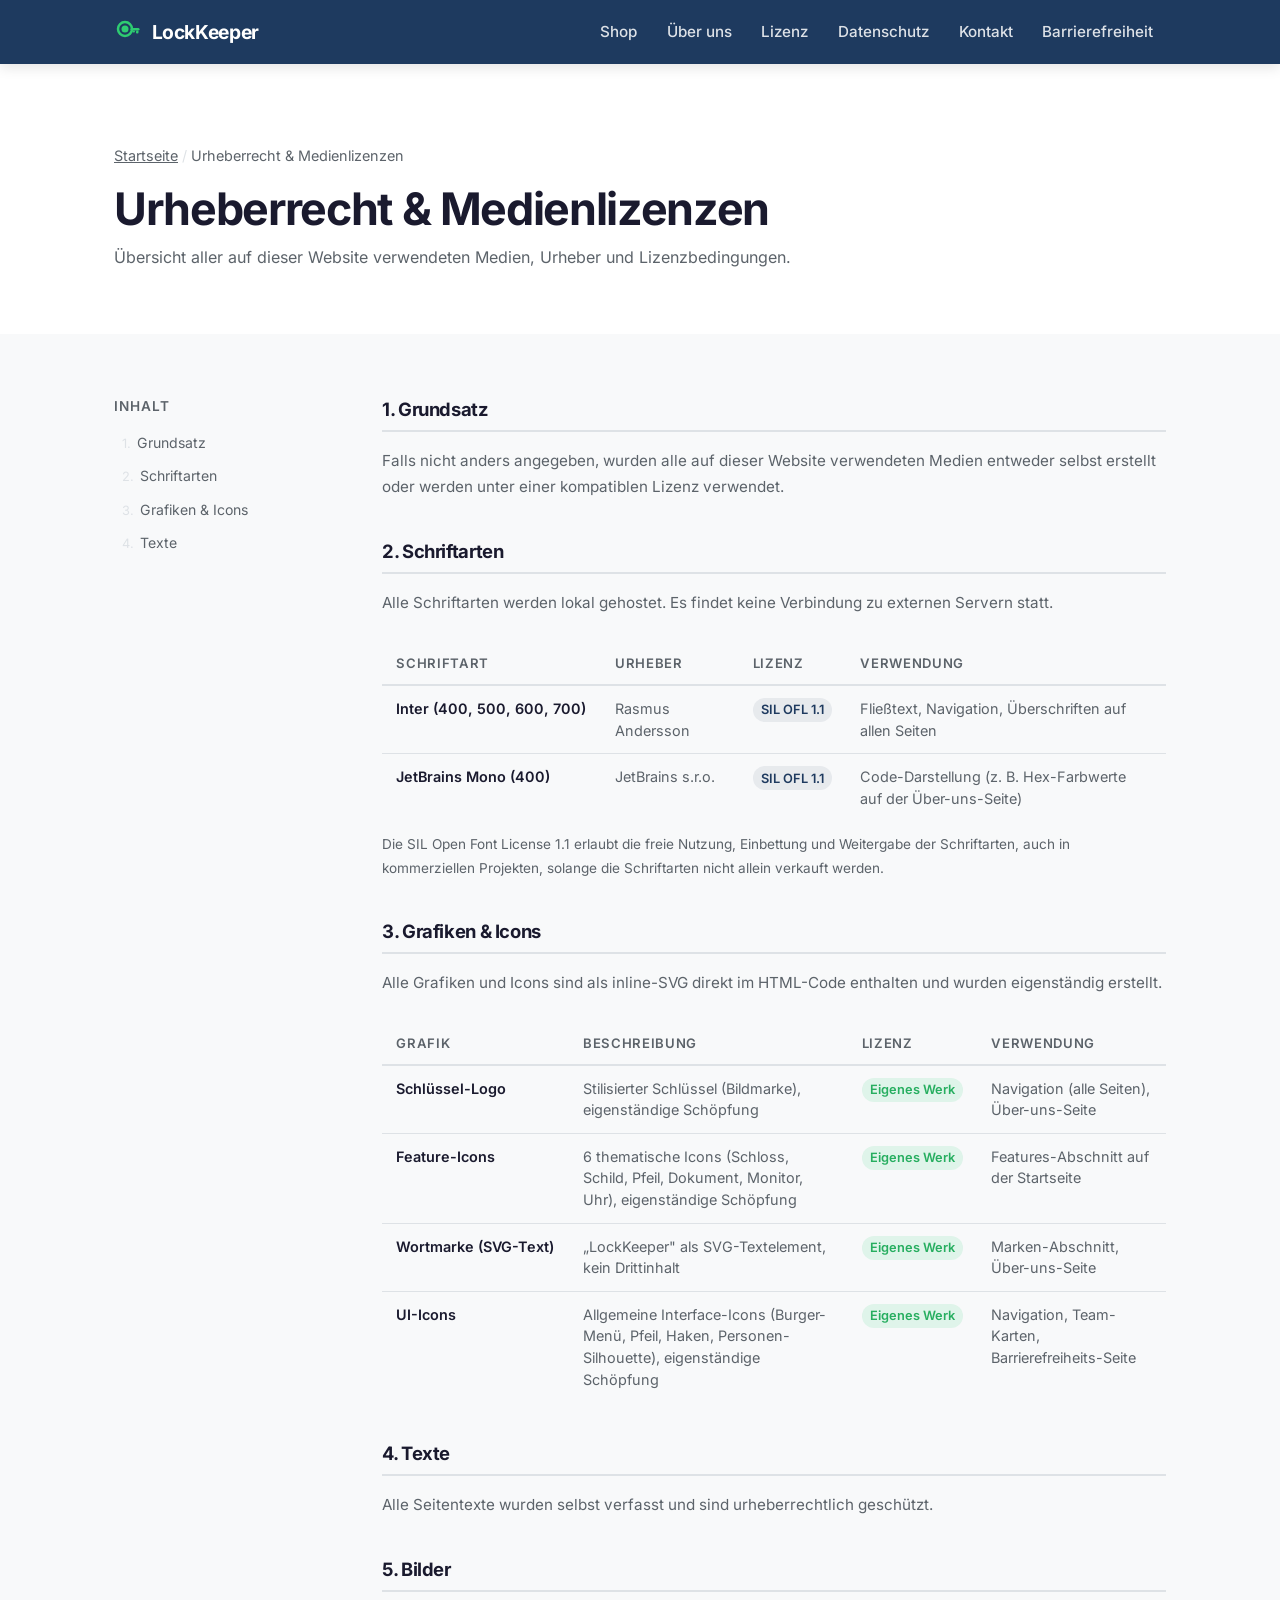
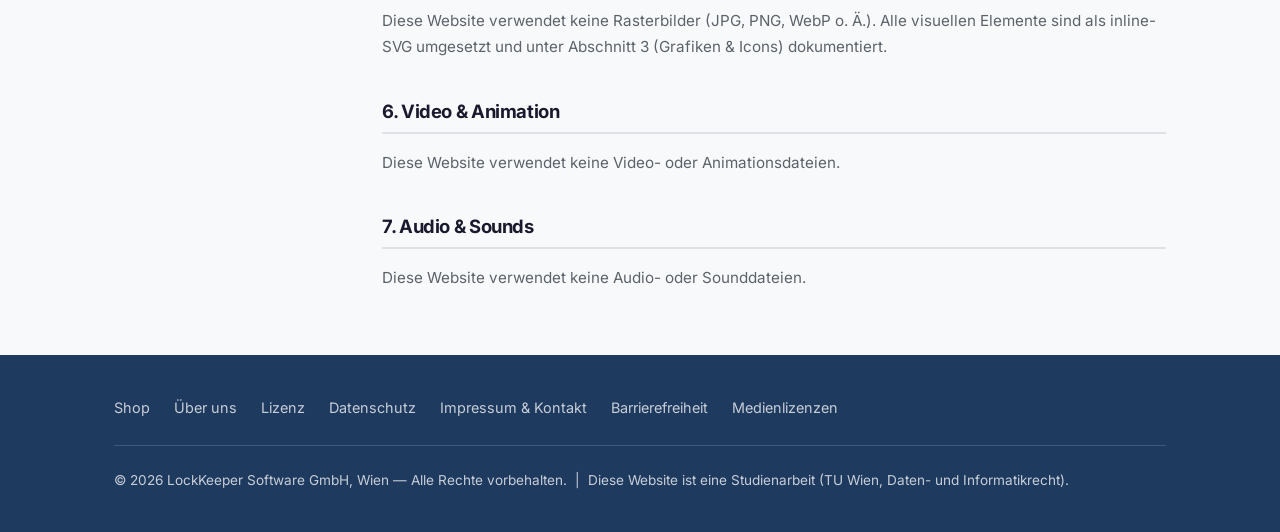
<file: media.html>
<!DOCTYPE html>
<html lang="de">
<head>
  <meta charset="UTF-8">
  <meta name="viewport" content="width=device-width, initial-scale=1.0">
  <meta name="description" content="Urheberrecht und Medienlizenzen – Übersicht aller auf dieser Website verwendeten Medien und deren Lizenzinformationen.">
  <title>Urheberrecht &amp; Medienlizenzen – LockKeeper</title>
  <link rel="stylesheet" href="css/style.css">
  <style>
    .legal-layout {
      display: grid;
      grid-template-columns: 220px 1fr;
      gap: 3rem;
      align-items: start;
    }

    .legal-toc {
      position: sticky;
      top: calc(var(--nav-height) + 1.5rem);
    }

    .legal-toc h2 {
      font-size: 0.85rem;
      font-weight: 600;
      text-transform: uppercase;
      letter-spacing: 0.08em;
      color: var(--color-text-muted);
      margin-bottom: 0.75rem;
    }

    .legal-toc ol {
      list-style: none;
      display: flex;
      flex-direction: column;
      gap: 0.25rem;
      counter-reset: toc;
    }

    .legal-toc ol li { counter-increment: toc; }

    .legal-toc a {
      display: flex;
      align-items: baseline;
      gap: 0.4rem;
      font-size: 0.88rem;
      color: var(--color-text-muted);
      text-decoration: none;
      padding: 0.3rem 0.5rem;
      border-radius: var(--radius-sm);
      line-height: 1.4;
    }

    .legal-toc a::before {
      content: counter(toc) ".";
      font-size: 0.8rem;
      color: var(--color-border);
      flex-shrink: 0;
    }

    .legal-toc a:hover,
    .legal-toc a:focus {
      background: var(--color-border);
      color: var(--color-text);
    }

    .legal-content {
      display: flex;
      flex-direction: column;
      gap: 2.5rem;
    }

    .legal-section h2 {
      font-size: 1.15rem;
      padding-bottom: 0.5rem;
      border-bottom: 2px solid var(--color-border);
      margin-bottom: 1rem;
    }

    .legal-section p,
    .legal-section li {
      color: var(--color-text-muted);
      font-size: 0.95rem;
      line-height: 1.7;
    }

    .placeholder {
      background: #f0f4f8;
      border: 1px dashed var(--color-border);
      border-radius: var(--radius-sm);
      padding: 0.75rem 1rem;
      color: var(--color-text-muted);
      font-size: 0.9rem;
      font-style: italic;
    }

    /* Media table */
    .media-table {
      width: 100%;
      border-collapse: collapse;
      font-size: 0.9rem;
      margin-top: 0.75rem;
    }

    .media-table th {
      background: var(--color-bg);
      font-weight: 600;
      font-size: 0.82rem;
      text-transform: uppercase;
      letter-spacing: 0.05em;
      color: var(--color-text-muted);
      padding: 0.6rem 0.9rem;
      text-align: left;
      border-bottom: 2px solid var(--color-border);
    }

    .media-table td {
      padding: 0.75rem 0.9rem;
      border-bottom: 1px solid var(--color-border);
      vertical-align: top;
      color: var(--color-text-muted);
      line-height: 1.5;
    }

    .media-table tr:last-child td {
      border-bottom: none;
    }

    .media-table td:first-child {
      font-weight: 600;
      color: var(--color-text);
      white-space: nowrap;
    }

    .license-tag {
      display: inline-block;
      background: rgba(30,58,95,0.08);
      color: var(--color-primary);
      font-size: 0.8rem;
      font-weight: 600;
      padding: 0.15rem 0.5rem;
      border-radius: 99px;
      white-space: nowrap;
    }

    .license-tag--own {
      background: rgba(46,204,113,0.12);
      color: var(--color-accent-dark);
    }

    @media (max-width: 768px) {
      .legal-layout {
        grid-template-columns: 1fr;
      }
      .legal-toc {
        position: static;
      }
      .media-table {
        display: block;
        overflow-x: auto;
      }
    }
  </style>
</head>
<body>

  <a class="skip-link" href="#main-content">Zum Hauptinhalt springen</a>

  <nav class="site-nav" aria-label="Hauptnavigation">
    <div class="nav-inner">
      <a href="index.html" class="nav-logo" aria-label="LockKeeper – Startseite">
        <svg width="28" height="28" viewBox="0 0 28 28" fill="none" aria-hidden="true" focusable="false" xmlns="http://www.w3.org/2000/svg">
          <circle cx="11" cy="11" r="7" stroke="#2ECC71" stroke-width="2.5"/>
          <circle cx="11" cy="11" r="3.5" fill="#2ECC71"/>
          <rect x="16.5" y="10" width="9" height="2.5" rx="1.25" fill="#2ECC71"/>
          <rect x="22" y="12.5" width="2.5" height="3" rx="1" fill="#2ECC71"/>
          <rect x="18.5" y="12.5" width="2.5" height="2" rx="1" fill="#2ECC71"/>
        </svg>
        LockKeeper
      </a>
      <button class="nav-toggle" id="nav-toggle" aria-controls="nav-links" aria-expanded="false" aria-label="Menü öffnen">
        <svg width="24" height="24" viewBox="0 0 24 24" fill="none" stroke="currentColor" stroke-width="2" aria-hidden="true" focusable="false">
          <line x1="3" y1="6"  x2="21" y2="6"/>
          <line x1="3" y1="12" x2="21" y2="12"/>
          <line x1="3" y1="18" x2="21" y2="18"/>
        </svg>
      </button>
      <ul class="nav-links" id="nav-links" role="list">
        <li><a href="index.html">Shop</a></li>
        <li><a href="about.html">Über uns</a></li>
        <li><a href="license.html">Lizenz</a></li>
        <li><a href="privacy.html">Datenschutz</a></li>
        <li><a href="contact.html">Kontakt</a></li>
        <li><a href="accessibility.html">Barrierefreiheit</a></li>
      </ul>
    </div>
  </nav>

  <main id="main-content">

    <section class="section section--alt" aria-labelledby="page-heading">
      <div class="container">
        <nav aria-label="Breadcrumb">
          <ol class="breadcrumb" role="list">
            <li><a href="index.html">Startseite</a></li>
            <li>Urheberrecht &amp; Medienlizenzen</li>
          </ol>
        </nav>
        <h1 id="page-heading">Urheberrecht &amp; Medienlizenzen</h1>
        <p class="text-muted mt-1">
          Übersicht aller auf dieser Website verwendeten Medien, Urheber und Lizenzbedingungen.
        </p>
      </div>
    </section>

    <section class="section">
      <div class="container">
        <div class="legal-layout">

          <!-- Table of Contents -->
          <aside aria-label="Inhaltsverzeichnis">
            <nav class="legal-toc">
              <h2>Inhalt</h2>
              <ol role="list">
                <li><a href="#grundsatz">Grundsatz</a></li>
                <li><a href="#schriftarten">Schriftarten</a></li>
                <li><a href="#grafiken">Grafiken &amp; Icons</a></li>
                <li><a href="#texte">Texte</a></li>
              </ol>
            </nav>
          </aside>

          <!-- Content -->
          <div class="legal-content">

            <div class="legal-section" id="grundsatz">
              <h2>1. Grundsatz</h2>
              <p>Falls nicht anders angegeben, wurden alle auf dieser Website verwendeten Medien entweder selbst erstellt oder werden unter einer kompatiblen Lizenz verwendet.</p>
            </div>

            <div class="legal-section" id="schriftarten">
              <h2>2. Schriftarten</h2>
              <p>Alle Schriftarten werden lokal gehostet. Es findet keine Verbindung zu externen Servern statt.</p>

              <div style="overflow-x:auto; margin-top:1rem;">
                <table class="media-table" aria-label="Verwendete Schriftarten">
                  <thead>
                    <tr>
                      <th scope="col">Schriftart</th>
                      <th scope="col">Urheber</th>
                      <th scope="col">Lizenz</th>
                      <th scope="col">Verwendung</th>
                    </tr>
                  </thead>
                  <tbody>
                    <tr>
                      <td>Inter (400, 500, 600, 700)</td>
                      <td>Rasmus Andersson</td>
                      <td><a href="https://openfontlicense.org/" target="_blank" rel="noopener noreferrer"><span class="license-tag">SIL OFL 1.1</span></a></td>
                      <td>Fließtext, Navigation, Überschriften auf allen Seiten</td>
                    </tr>
                    <tr>
                      <td>JetBrains Mono (400)</td>
                      <td>JetBrains s.r.o.</td>
                      <td><a href="https://openfontlicense.org/" target="_blank" rel="noopener noreferrer"><span class="license-tag">SIL OFL 1.1</span></a></td>
                      <td>Code-Darstellung (z. B. Hex-Farbwerte auf der Über-uns-Seite)</td>
                    </tr>
                  </tbody>
                </table>
              </div>

              <p style="font-size:0.85rem; color:var(--color-text-muted); margin-top:0.75rem;">
                Die SIL Open Font License 1.1 erlaubt die freie Nutzung, Einbettung und Weitergabe der Schriftarten,
                auch in kommerziellen Projekten, solange die Schriftarten nicht allein verkauft werden.
              </p>
            </div>

            <div class="legal-section" id="grafiken">
              <h2>3. Grafiken &amp; Icons</h2>
              <p>Alle Grafiken und Icons sind als inline-SVG direkt im HTML-Code enthalten und wurden eigenständig erstellt.</p>

              <div style="overflow-x:auto; margin-top:1rem;">
                <table class="media-table" aria-label="Verwendete Grafiken und Icons">
                  <thead>
                    <tr>
                      <th scope="col">Grafik</th>
                      <th scope="col">Beschreibung</th>
                      <th scope="col">Lizenz</th>
                      <th scope="col">Verwendung</th>
                    </tr>
                  </thead>
                  <tbody>
                    <tr>
                      <td>Schlüssel-Logo</td>
                      <td>Stilisierter Schlüssel (Bildmarke), eigenständige Schöpfung</td>
                      <td><span class="license-tag license-tag--own">Eigenes Werk</span></td>
                      <td>Navigation (alle Seiten), Über-uns-Seite</td>
                    </tr>
                    <tr>
                      <td>Feature-Icons</td>
                      <td>6 thematische Icons (Schloss, Schild, Pfeil, Dokument, Monitor, Uhr), eigenständige Schöpfung</td>
                      <td><span class="license-tag license-tag--own">Eigenes Werk</span></td>
                      <td>Features-Abschnitt auf der Startseite</td>
                    </tr>
                    <tr>
                      <td>Wortmarke (SVG-Text)</td>
                      <td>„LockKeeper" als SVG-Textelement, kein Drittinhalt</td>
                      <td><span class="license-tag license-tag--own">Eigenes Werk</span></td>
                      <td>Marken-Abschnitt, Über-uns-Seite</td>
                    </tr>
                    <tr>
                      <td>UI-Icons</td>
                      <td>Allgemeine Interface-Icons (Burger-Menü, Pfeil, Haken, Personen-Silhouette), eigenständige Schöpfung</td>
                      <td><span class="license-tag license-tag--own">Eigenes Werk</span></td>
                      <td>Navigation, Team-Karten, Barrierefreiheits-Seite</td>
                    </tr>
                  </tbody>
                </table>
              </div>
            </div>

            <div class="legal-section" id="texte">
              <h2>4. Texte</h2>
              <p>Alle Seitentexte wurden selbst verfasst und sind urheberrechtlich geschützt.</p>
            </div>

            <div class="legal-section" id="bilder">
              <h2>5. Bilder</h2>
              <p>Diese Website verwendet keine Rasterbilder (JPG, PNG, WebP o. Ä.). Alle visuellen Elemente sind als inline-SVG umgesetzt und unter Abschnitt 3 (Grafiken &amp; Icons) dokumentiert.</p>
            </div>

            <div class="legal-section" id="video">
              <h2>6. Video &amp; Animation</h2>
              <p>Diese Website verwendet keine Video- oder Animationsdateien.</p>
            </div>

            <div class="legal-section" id="audio">
              <h2>7. Audio &amp; Sounds</h2>
              <p>Diese Website verwendet keine Audio- oder Sounddateien.</p>
            </div>

          </div>
        </div>
      </div>
    </section>

  </main>

  <footer class="site-footer">
    <div class="footer-inner">
      <ul class="footer-links" role="list" aria-label="Footer-Navigation">
        <li><a href="index.html">Shop</a></li>
        <li><a href="about.html">Über uns</a></li>
        <li><a href="license.html">Lizenz</a></li>
        <li><a href="privacy.html">Datenschutz</a></li>
        <li><a href="contact.html">Impressum &amp; Kontakt</a></li>
        <li><a href="accessibility.html">Barrierefreiheit</a></li>
        <li><a href="media.html">Medienlizenzen</a></li>
      </ul>
      <p class="footer-copy">
        &copy; 2026 LockKeeper Software GmbH, Wien &mdash;
        Alle Rechte vorbehalten. &nbsp;|&nbsp;
        Diese Website ist eine Studienarbeit (TU Wien, Daten- und Informatikrecht).
      </p>
    </div>
  </footer>

  <script src="js/main.js"></script>
</body>
</html>
</file>
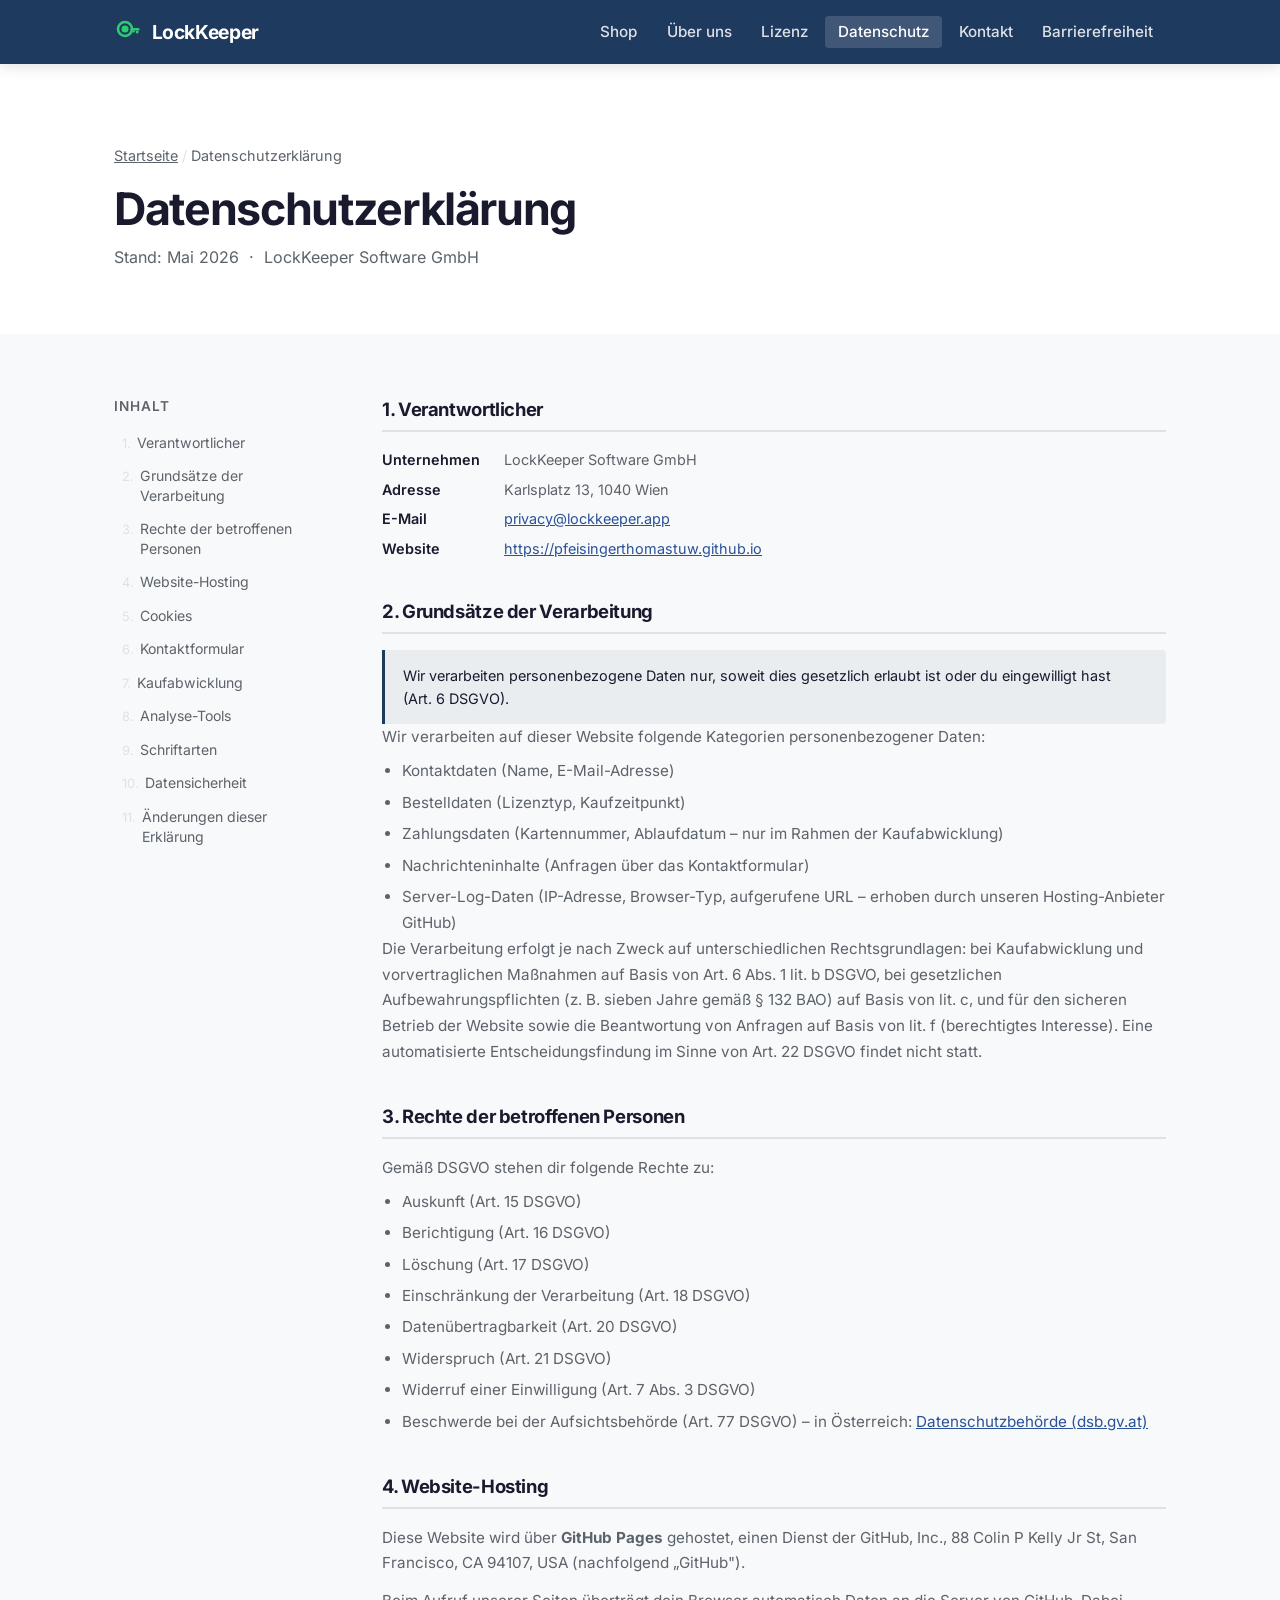
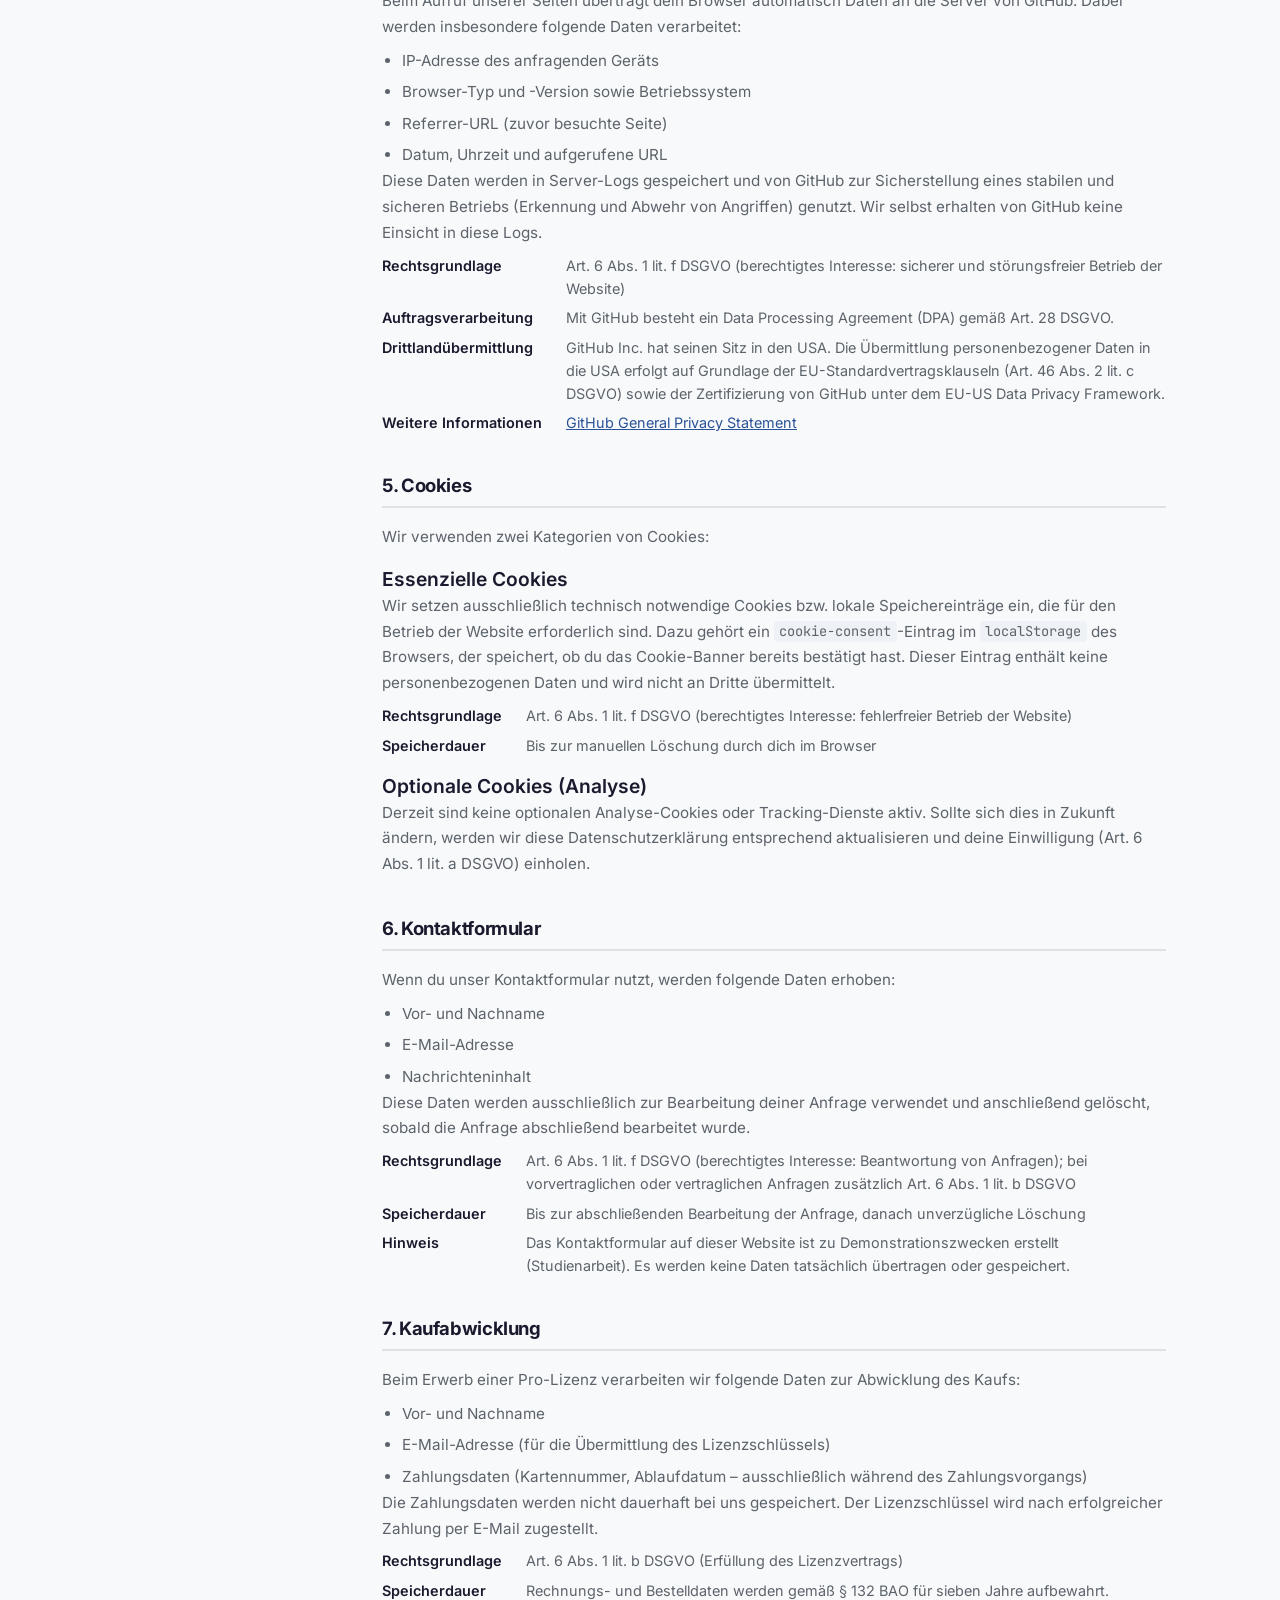
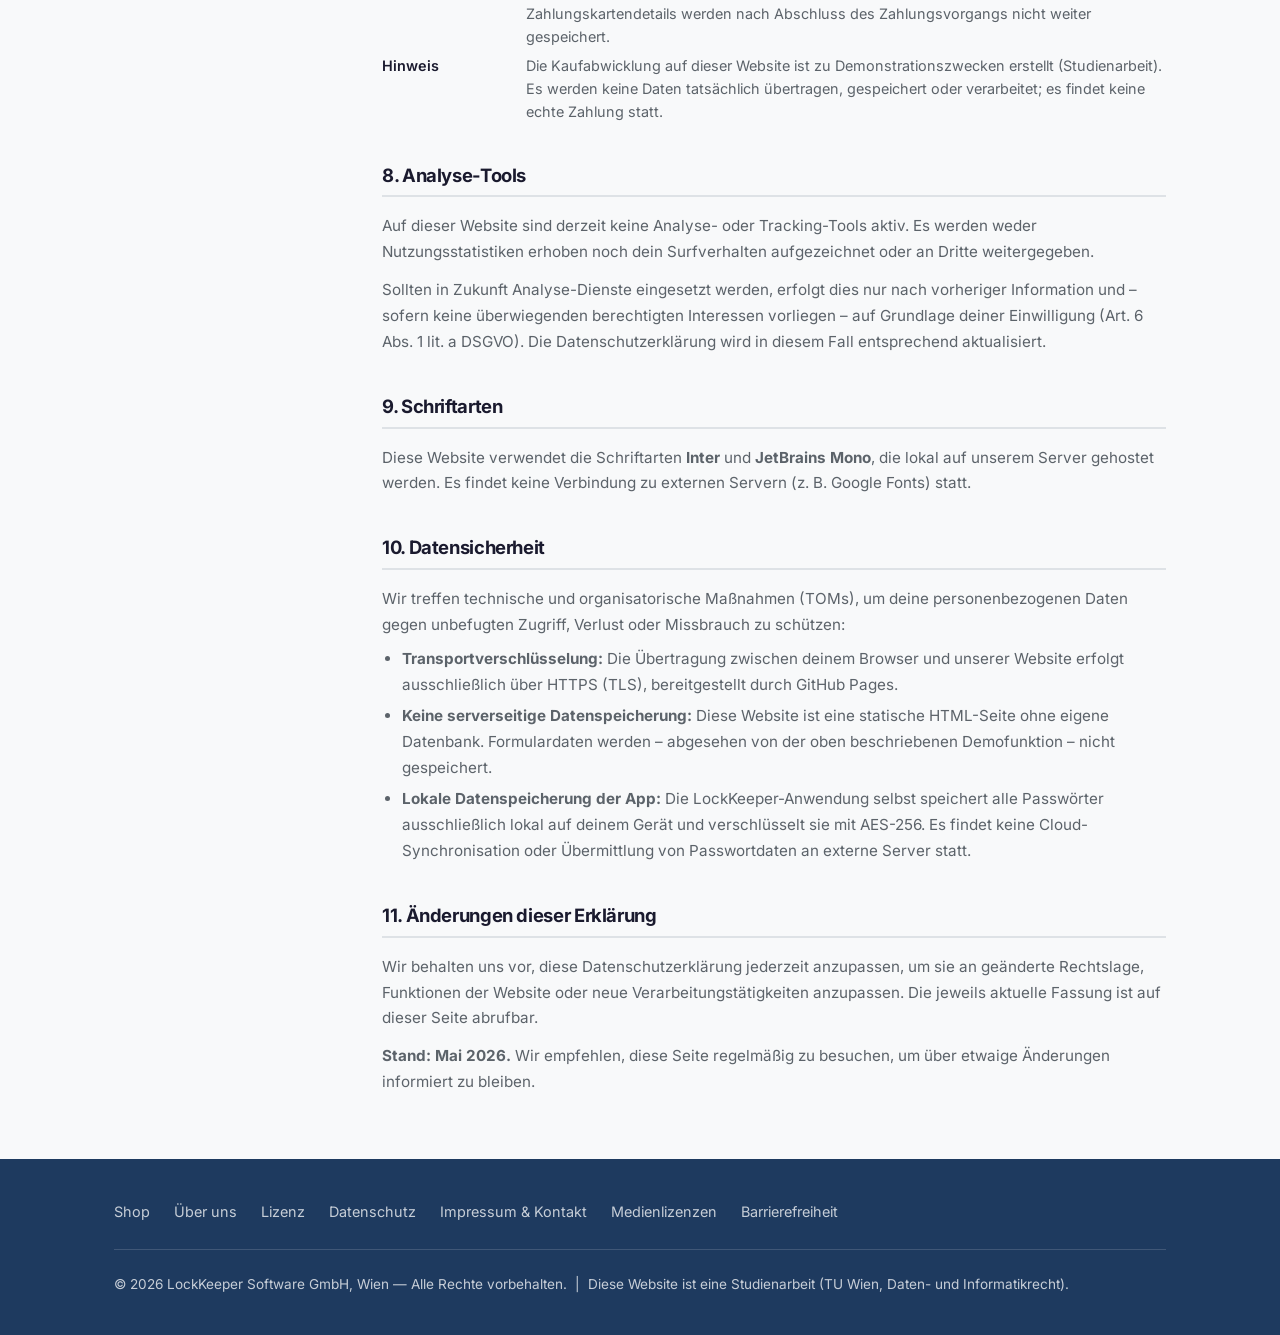
<file: privacy.html>
<!DOCTYPE html>
<html lang="de">
<head>
  <meta charset="UTF-8">
  <meta name="viewport" content="width=device-width, initial-scale=1.0">
  <meta name="description" content="Datenschutzerklärung der LockKeeper Software GmbH gemäß DSGVO.">
  <title>Datenschutzerklärung – LockKeeper</title>
  <link rel="stylesheet" href="css/style.css">
  <style>
    .legal-layout {
      display: grid;
      grid-template-columns: 220px 1fr;
      gap: 3rem;
      align-items: start;
    }

    .legal-toc {
      position: sticky;
      top: calc(var(--nav-height) + 1.5rem);
    }

    .legal-toc h2 {
      font-size: 0.85rem;
      font-weight: 600;
      text-transform: uppercase;
      letter-spacing: 0.08em;
      color: var(--color-text-muted);
      margin-bottom: 0.75rem;
    }

    .legal-toc ol {
      list-style: none;
      display: flex;
      flex-direction: column;
      gap: 0.25rem;
      counter-reset: toc;
    }

    .legal-toc ol li { counter-increment: toc; }

    .legal-toc a {
      display: flex;
      align-items: baseline;
      gap: 0.4rem;
      font-size: 0.88rem;
      color: var(--color-text-muted);
      text-decoration: none;
      padding: 0.3rem 0.5rem;
      border-radius: var(--radius-sm);
      line-height: 1.4;
    }

    .legal-toc a::before {
      content: counter(toc) ".";
      font-size: 0.8rem;
      color: var(--color-border);
      flex-shrink: 0;
    }

    .legal-toc a:hover,
    .legal-toc a:focus {
      background: var(--color-border);
      color: var(--color-text);
    }

    .legal-content {
      display: flex;
      flex-direction: column;
      gap: 2.5rem;
    }

    .legal-section h2 {
      font-size: 1.15rem;
      padding-bottom: 0.5rem;
      border-bottom: 2px solid var(--color-border);
      margin-bottom: 1rem;
    }

    .legal-section p,
    .legal-section li {
      color: var(--color-text-muted);
      font-size: 0.95rem;
      line-height: 1.7;
    }

    .legal-section ul,
    .legal-section ol {
      padding-left: 1.25rem;
      display: flex;
      flex-direction: column;
      gap: 0.35rem;
      margin-top: 0.5rem;
    }

    .legal-section dl {
      display: grid;
      grid-template-columns: max-content 1fr;
      gap: 0.4rem 1.5rem;
      margin-top: 0.5rem;
    }

    .legal-section dt {
      font-weight: 600;
      font-size: 0.9rem;
      color: var(--color-text);
    }

    .legal-section dd {
      font-size: 0.9rem;
      color: var(--color-text-muted);
    }

    .info-box {
      background: rgba(30,58,95,0.06);
      border-left: 3px solid var(--color-primary);
      padding: 0.9rem 1.1rem;
      border-radius: 0 var(--radius-sm) var(--radius-sm) 0;
      font-size: 0.9rem;
    }

    .placeholder {
      background: #f0f4f8;
      border: 1px dashed var(--color-border);
      border-radius: var(--radius-sm);
      padding: 0.75rem 1rem;
      color: var(--color-text-muted);
      font-size: 0.9rem;
      font-style: italic;
    }

    @media (max-width: 768px) {
      .legal-layout {
        grid-template-columns: 1fr;
      }
      .legal-toc {
        position: static;
      }
    }
  </style>
</head>
<body>

  <a class="skip-link" href="#main-content">Zum Hauptinhalt springen</a>

  <nav class="site-nav" aria-label="Hauptnavigation">
    <div class="nav-inner">
      <a href="index.html" class="nav-logo" aria-label="LockKeeper – Startseite">
        <svg width="28" height="28" viewBox="0 0 28 28" fill="none" aria-hidden="true" focusable="false" xmlns="http://www.w3.org/2000/svg">
          <circle cx="11" cy="11" r="7" stroke="#2ECC71" stroke-width="2.5"/>
          <circle cx="11" cy="11" r="3.5" fill="#2ECC71"/>
          <rect x="16.5" y="10" width="9" height="2.5" rx="1.25" fill="#2ECC71"/>
          <rect x="22" y="12.5" width="2.5" height="3" rx="1" fill="#2ECC71"/>
          <rect x="18.5" y="12.5" width="2.5" height="2" rx="1" fill="#2ECC71"/>
        </svg>
        LockKeeper
      </a>
      <button class="nav-toggle" id="nav-toggle" aria-controls="nav-links" aria-expanded="false" aria-label="Menü öffnen">
        <svg width="24" height="24" viewBox="0 0 24 24" fill="none" stroke="currentColor" stroke-width="2" aria-hidden="true" focusable="false">
          <line x1="3" y1="6"  x2="21" y2="6"/>
          <line x1="3" y1="12" x2="21" y2="12"/>
          <line x1="3" y1="18" x2="21" y2="18"/>
        </svg>
      </button>
      <ul class="nav-links" id="nav-links" role="list">
        <li><a href="index.html">Shop</a></li>
        <li><a href="about.html">Über uns</a></li>
        <li><a href="license.html">Lizenz</a></li>
        <li><a href="privacy.html" aria-current="page">Datenschutz</a></li>
        <li><a href="contact.html">Kontakt</a></li>
        <li><a href="accessibility.html">Barrierefreiheit</a></li>
      </ul>
    </div>
  </nav>

  <main id="main-content">

    <section class="section section--alt" aria-labelledby="page-heading">
      <div class="container">
        <nav aria-label="Breadcrumb">
          <ol class="breadcrumb" role="list">
            <li><a href="index.html">Startseite</a></li>
            <li>Datenschutzerklärung</li>
          </ol>
        </nav>
        <h1 id="page-heading">Datenschutzerklärung</h1>
        <p class="text-muted mt-1">Stand: Mai 2026 &nbsp;·&nbsp; LockKeeper Software GmbH</p>
      </div>
    </section>

    <section class="section">
      <div class="container">
        <div class="legal-layout">

          <!-- Table of Contents -->
          <aside aria-label="Inhaltsverzeichnis">
            <nav class="legal-toc">
              <h2>Inhalt</h2>
              <ol role="list">
                <li><a href="#verantwortlicher">Verantwortlicher</a></li>
                <li><a href="#grundsaetze">Grundsätze der Verarbeitung</a></li>
                <li><a href="#betroffenenrechte">Rechte der betroffenen Personen</a></li>
                <li><a href="#website-hosting">Website-Hosting</a></li>
                <li><a href="#cookies">Cookies</a></li>
                <li><a href="#kontaktformular">Kontaktformular</a></li>
                <li><a href="#kauf">Kaufabwicklung</a></li>
                <li><a href="#analyse">Analyse-Tools</a></li>
                <li><a href="#fonts">Schriftarten</a></li>
                <li><a href="#datensicherheit">Datensicherheit</a></li>
                <li><a href="#aenderungen">Änderungen dieser Erklärung</a></li>
              </ol>
            </nav>
          </aside>

          <!-- Content -->
          <div class="legal-content">

            <div class="legal-section" id="verantwortlicher">
              <h2>1. Verantwortlicher</h2>
              <dl>
                <dt>Unternehmen</dt>
                <dd>LockKeeper Software GmbH</dd>
                <dt>Adresse</dt>
                <dd>Karlsplatz 13, 1040 Wien</dd>
                <dt>E-Mail</dt>
                <dd><a href="mailto:privacy@lockkeeper.app">privacy@lockkeeper.app</a></dd>
                <dt>Website</dt>
                <dd><a href="https://pfeisingerthomastuw.github.io">https://pfeisingerthomastuw.github.io</a></dd>
              </dl>
            </div>

            <div class="legal-section" id="grundsaetze">
              <h2>2. Grundsätze der Verarbeitung</h2>
              <div class="info-box">
                Wir verarbeiten personenbezogene Daten nur, soweit dies gesetzlich erlaubt ist oder du eingewilligt hast
                <br> (Art. 6 DSGVO).
              </div>
              <p>Wir verarbeiten auf dieser Website folgende Kategorien personenbezogener Daten:</p>
              <ul>
                <li>Kontaktdaten (Name, E-Mail-Adresse)</li>
                <li>Bestelldaten (Lizenztyp, Kaufzeitpunkt)</li>
                <li>Zahlungsdaten (Kartennummer, Ablaufdatum – nur im Rahmen der Kaufabwicklung)</li>
                <li>Nachrichteninhalte (Anfragen über das Kontaktformular)</li>
                <li>Server-Log-Daten (IP-Adresse, Browser-Typ, aufgerufene URL – erhoben durch unseren Hosting-Anbieter GitHub)</li>
              </ul>
              <p>Die Verarbeitung erfolgt je nach Zweck auf unterschiedlichen Rechtsgrundlagen: bei Kaufabwicklung und vorvertraglichen Maßnahmen auf Basis von Art. 6 Abs. 1 lit. b DSGVO, bei gesetzlichen Aufbewahrungspflichten (z. B. sieben Jahre gemäß § 132 BAO) auf Basis von lit. c, und für den sicheren Betrieb der Website sowie die Beantwortung von Anfragen auf Basis von lit. f (berechtigtes Interesse). Eine automatisierte Entscheidungsfindung im Sinne von Art. 22 DSGVO findet nicht statt.</p>
            </div>

            <div class="legal-section" id="betroffenenrechte">
              <h2>3. Rechte der betroffenen Personen</h2>
              <p>Gemäß DSGVO stehen dir folgende Rechte zu:</p>
              <ul>
                <li>Auskunft (Art. 15 DSGVO)</li>
                <li>Berichtigung (Art. 16 DSGVO)</li>
                <li>Löschung (Art. 17 DSGVO)</li>
                <li>Einschränkung der Verarbeitung (Art. 18 DSGVO)</li>
                <li>Datenübertragbarkeit (Art. 20 DSGVO)</li>
                <li>Widerspruch (Art. 21 DSGVO)</li>
                <li>Widerruf einer Einwilligung (Art. 7 Abs. 3 DSGVO)</li>
                <li>Beschwerde bei der Aufsichtsbehörde (Art. 77 DSGVO) – in Österreich: <a href="https://www.dsb.gv.at" target="_blank" rel="noopener noreferrer">Datenschutzbehörde (dsb.gv.at)</a></li>
              </ul>
            </div>

            <div class="legal-section" id="website-hosting">
              <h2>4. Website-Hosting</h2>
              <p>
                Diese Website wird über <strong>GitHub Pages</strong> gehostet,
                einen Dienst der GitHub, Inc., 88 Colin P Kelly Jr St,
                San Francisco, CA 94107, USA (nachfolgend „GitHub").
              </p>
              <p>
                Beim Aufruf unserer Seiten überträgt dein Browser automatisch
                Daten an die Server von GitHub. Dabei werden insbesondere
                folgende Daten verarbeitet:
              </p>
              <ul>
                <li>IP-Adresse des anfragenden Geräts</li>
                <li>Browser-Typ und -Version sowie Betriebssystem</li>
                <li>Referrer-URL (zuvor besuchte Seite)</li>
                <li>Datum, Uhrzeit und aufgerufene URL</li>
              </ul>
              <p>
                Diese Daten werden in Server-Logs gespeichert und von GitHub
                zur Sicherstellung eines stabilen und sicheren Betriebs
                (Erkennung und Abwehr von Angriffen) genutzt.
                Wir selbst erhalten von GitHub keine Einsicht in diese Logs.
              </p>
              <dl>
                <dt>Rechtsgrundlage</dt>
                <dd>Art. 6 Abs. 1 lit. f DSGVO (berechtigtes Interesse:
                    sicherer und störungsfreier Betrieb der Website)</dd>
                <dt>Auftragsverarbeitung</dt>
                <dd>Mit GitHub besteht ein Data Processing Agreement (DPA)
                    gemäß Art. 28 DSGVO.</dd>
                <dt>Drittlandübermittlung</dt>
                <dd>GitHub Inc. hat seinen Sitz in den USA. Die Übermittlung
                    personenbezogener Daten in die USA erfolgt auf Grundlage
                    der EU-Standardvertragsklauseln (Art. 46 Abs. 2 lit. c DSGVO)
                    sowie der Zertifizierung von GitHub unter dem
                    EU-US Data Privacy Framework.</dd>
                <dt>Weitere Informationen</dt>
                <dd>
                  <a href="https://docs.github.com/en/site-policy/privacy-policies/github-general-privacy-statement"
                     target="_blank" rel="noopener noreferrer">
                    GitHub General Privacy Statement
                  </a>
                </dd>
              </dl>
            </div>

            <div class="legal-section" id="cookies">
              <h2>5. Cookies</h2>
              <p>Wir verwenden zwei Kategorien von Cookies:</p>

              <h3 class="mt-2">Essenzielle Cookies</h3>
              <p>
                Wir setzen ausschließlich technisch notwendige Cookies bzw. lokale Speichereinträge ein,
                die für den Betrieb der Website erforderlich sind. Dazu gehört ein
                <code>cookie-consent</code>-Eintrag im <code>localStorage</code> des Browsers,
                der speichert, ob du das Cookie-Banner bereits bestätigt hast.
                Dieser Eintrag enthält keine personenbezogenen Daten und wird nicht an Dritte übermittelt.
              </p>
              <dl>
                <dt>Rechtsgrundlage</dt>
                <dd>Art. 6 Abs. 1 lit. f DSGVO (berechtigtes Interesse: fehlerfreier Betrieb der Website)</dd>
                <dt>Speicherdauer</dt>
                <dd>Bis zur manuellen Löschung durch dich im Browser</dd>
              </dl>

              <h3 class="mt-2">Optionale Cookies (Analyse)</h3>
              <p>
                Derzeit sind keine optionalen Analyse-Cookies oder Tracking-Dienste aktiv.
                Sollte sich dies in Zukunft ändern, werden wir diese Datenschutzerklärung entsprechend
                aktualisieren und deine Einwilligung (Art. 6 Abs. 1 lit. a DSGVO) einholen.
              </p>
            </div>

            <div class="legal-section" id="kontaktformular">
              <h2>6. Kontaktformular</h2>
              <p>
                Wenn du unser Kontaktformular nutzt, werden folgende Daten erhoben:
              </p>
              <ul>
                <li>Vor- und Nachname</li>
                <li>E-Mail-Adresse</li>
                <li>Nachrichteninhalt</li>
              </ul>
              <p>
                Diese Daten werden ausschließlich zur Bearbeitung deiner Anfrage verwendet
                und anschließend gelöscht, sobald die Anfrage abschließend bearbeitet wurde.
              </p>
              <dl>
                <dt>Rechtsgrundlage</dt>
                <dd>Art. 6 Abs. 1 lit. f DSGVO (berechtigtes Interesse: Beantwortung von Anfragen);
                    bei vorvertraglichen oder vertraglichen Anfragen zusätzlich Art. 6 Abs. 1 lit. b DSGVO</dd>
                <dt>Speicherdauer</dt>
                <dd>Bis zur abschließenden Bearbeitung der Anfrage, danach unverzügliche Löschung</dd>
                <dt>Hinweis</dt>
                <dd>Das Kontaktformular auf dieser Website ist zu Demonstrationszwecken erstellt
                    (Studienarbeit). Es werden keine Daten tatsächlich übertragen oder gespeichert.</dd>
              </dl>
            </div>

            <div class="legal-section" id="kauf">
              <h2>7. Kaufabwicklung</h2>
              <p>
                Beim Erwerb einer Pro-Lizenz verarbeiten wir folgende Daten zur Abwicklung des Kaufs:
              </p>
              <ul>
                <li>Vor- und Nachname</li>
                <li>E-Mail-Adresse (für die Übermittlung des Lizenzschlüssels)</li>
                <li>Zahlungsdaten (Kartennummer, Ablaufdatum – ausschließlich während des Zahlungsvorgangs)</li>
              </ul>
              <p>
                Die Zahlungsdaten werden nicht dauerhaft bei uns gespeichert. Der Lizenzschlüssel
                wird nach erfolgreicher Zahlung per E-Mail zugestellt.
              </p>
              <dl>
                <dt>Rechtsgrundlage</dt>
                <dd>Art. 6 Abs. 1 lit. b DSGVO (Erfüllung des Lizenzvertrags)</dd>
                <dt>Speicherdauer</dt>
                <dd>Rechnungs- und Bestelldaten werden gemäß § 132 BAO für sieben Jahre aufbewahrt.
                    Zahlungskartendetails werden nach Abschluss des Zahlungsvorgangs nicht weiter gespeichert.</dd>
                <dt>Hinweis</dt>
                <dd>Die Kaufabwicklung auf dieser Website ist zu Demonstrationszwecken erstellt
                    (Studienarbeit). Es werden keine Daten tatsächlich übertragen, gespeichert oder
                    verarbeitet; es findet keine echte Zahlung statt.</dd>
              </dl>
            </div>

            <div class="legal-section" id="analyse">
              <h2>8. Analyse-Tools</h2>
              <p>
                Auf dieser Website sind derzeit keine Analyse- oder Tracking-Tools aktiv.
                Es werden weder Nutzungsstatistiken erhoben noch dein Surfverhalten
                aufgezeichnet oder an Dritte weitergegeben.
              </p>
              <p>
                Sollten in Zukunft Analyse-Dienste eingesetzt werden, erfolgt dies nur nach
                vorheriger Information und – sofern keine überwiegenden berechtigten Interessen
                vorliegen – auf Grundlage deiner Einwilligung (Art. 6 Abs. 1 lit. a DSGVO).
                Die Datenschutzerklärung wird in diesem Fall entsprechend aktualisiert.
              </p>
            </div>

            <div class="legal-section" id="fonts">
              <h2>9. Schriftarten</h2>
              <p>
                Diese Website verwendet die Schriftarten <strong>Inter</strong> und <strong>JetBrains Mono</strong>,
                die lokal auf unserem Server gehostet werden. Es findet keine Verbindung zu externen Servern
                (z. B. Google Fonts) statt.
              </p>
            </div>

            <div class="legal-section" id="datensicherheit">
              <h2>10. Datensicherheit</h2>

              <p>
                Wir treffen technische und organisatorische Maßnahmen (TOMs), um deine
                personenbezogenen Daten gegen unbefugten Zugriff, Verlust oder Missbrauch zu schützen:
              </p>
              <ul>
                <li>
                  <strong>Transportverschlüsselung:</strong> Die Übertragung zwischen deinem Browser
                  und unserer Website erfolgt ausschließlich über HTTPS (TLS), bereitgestellt durch GitHub Pages.
                </li>
                <li>
                  <strong>Keine serverseitige Datenspeicherung:</strong> Diese Website ist eine
                  statische HTML-Seite ohne eigene Datenbank. Formulardaten werden
                  – abgesehen von der oben beschriebenen Demofunktion – nicht gespeichert.
                </li>
                <li>
                  <strong>Lokale Datenspeicherung der App:</strong> Die LockKeeper-Anwendung selbst
                  speichert alle Passwörter ausschließlich lokal auf deinem Gerät und verschlüsselt sie
                  mit AES-256. Es findet keine Cloud-Synchronisation oder Übermittlung von Passwortdaten
                  an externe Server statt.
                </li>
              </ul>
            </div>

            <div class="legal-section" id="aenderungen">
              <h2>11. Änderungen dieser Erklärung</h2>
              <p>
                Wir behalten uns vor, diese Datenschutzerklärung jederzeit anzupassen,
                um sie an geänderte Rechtslage, Funktionen der Website oder neue
                Verarbeitungstätigkeiten anzupassen. Die jeweils aktuelle Fassung ist auf
                dieser Seite abrufbar.
              </p>
              <p>
                <strong>Stand: Mai 2026.</strong> Wir empfehlen, diese Seite regelmäßig zu besuchen,
                um über etwaige Änderungen informiert zu bleiben.
              </p>
            </div>

          </div>
        </div>
      </div>
    </section>

  </main>

  <footer class="site-footer">
    <div class="footer-inner">
      <ul class="footer-links" role="list" aria-label="Footer-Navigation">
        <li><a href="index.html">Shop</a></li>
        <li><a href="about.html">Über uns</a></li>
        <li><a href="license.html">Lizenz</a></li>
        <li><a href="privacy.html">Datenschutz</a></li>
        <li><a href="contact.html">Impressum &amp; Kontakt</a></li>
        <li><a href="media.html">Medienlizenzen</a></li>
        <li><a href="accessibility.html">Barrierefreiheit</a></li>
      </ul>
      <p class="footer-copy">
        &copy; 2026 LockKeeper Software GmbH, Wien &mdash;
        Alle Rechte vorbehalten. &nbsp;|&nbsp;
        Diese Website ist eine Studienarbeit (TU Wien, Daten- und Informatikrecht).
      </p>
    </div>
  </footer>

  <script src="js/main.js"></script>
</body>
</html>
</file>
<file: css/style.css>
/* ============================================================
   FONTS
   Inter: SIL Open Font License 1.1
   JetBrains Mono: SIL Open Font License 1.1
   ============================================================ */
@font-face {
  font-family: 'Inter';
  src: url('../fonts/inter-400.woff2') format('woff2');
  font-weight: 400;
  font-style: normal;
  font-display: swap;
}
@font-face {
  font-family: 'Inter';
  src: url('../fonts/inter-500.woff2') format('woff2');
  font-weight: 500;
  font-style: normal;
  font-display: swap;
}
@font-face {
  font-family: 'Inter';
  src: url('../fonts/inter-600.woff2') format('woff2');
  font-weight: 600;
  font-style: normal;
  font-display: swap;
}
@font-face {
  font-family: 'Inter';
  src: url('../fonts/inter-700.woff2') format('woff2');
  font-weight: 700;
  font-style: normal;
  font-display: swap;
}
@font-face {
  font-family: 'JetBrains Mono';
  src: url('../fonts/jetbrains-mono-400.woff2') format('woff2');
  font-weight: 400;
  font-style: normal;
  font-display: swap;
}

/* ============================================================
   DESIGN TOKENS
   ============================================================ */
:root {
  --color-primary:    #1E3A5F;
  --color-primary-light: #2a5298;
  --color-accent:     #2ECC71;
  --color-accent-dark: #27ae60;
  --color-danger:     #E74C3C;
  --color-bg:         #F8F9FA;
  --color-surface:    #FFFFFF;
  --color-border:     #DEE2E6;
  --color-text:       #1A1A2E;
  --color-text-muted: #5c636a;

  --font-sans: 'Inter', system-ui, sans-serif;
  --font-mono: 'JetBrains Mono', monospace;

  --radius-sm: 4px;
  --radius-md: 8px;
  --radius-lg: 16px;

  --shadow-sm: 0 1px 3px rgba(0,0,0,0.08);
  --shadow-md: 0 4px 12px rgba(0,0,0,0.1);

  --max-width: 1100px;
  --nav-height: 64px;
}

/* ============================================================
   RESET & BASE
   ============================================================ */
*, *::before, *::after {
  box-sizing: border-box;
  margin: 0;
  padding: 0;
}

html {
  scroll-behavior: smooth;
  font-size: 16px;
}

body {
  font-family: var(--font-sans);
  color: var(--color-text);
  background: var(--color-bg);
  line-height: 1.6;
  min-height: 100vh;
  display: flex;
  flex-direction: column;
}

img {
  max-width: 100%;
  height: auto;
  display: block;
}

a {
  color: var(--color-primary-light);
  text-decoration: underline;
}

a:hover, a:focus {
  color: var(--color-accent-dark);
}

/* ============================================================
   SKIP LINK (WCAG)
   ============================================================ */
.skip-link {
  position: absolute;
  top: -100%;
  left: 1rem;
  background: var(--color-primary);
  color: #fff;
  padding: 0.5rem 1rem;
  border-radius: var(--radius-sm);
  font-weight: 600;
  z-index: 9999;
  text-decoration: none;
}
.skip-link:focus {
  top: 1rem;
}

/* ============================================================
   NAVIGATION
   ============================================================ */
.site-nav {
  background: var(--color-primary);
  height: var(--nav-height);
  position: sticky;
  top: 0;
  z-index: 100;
  box-shadow: var(--shadow-md);
}

.nav-inner {
  max-width: var(--max-width);
  margin: 0 auto;
  padding: 0 1.5rem;
  height: 100%;
  display: flex;
  align-items: center;
  justify-content: space-between;
}

.nav-logo {
  display: flex;
  align-items: center;
  gap: 0.6rem;
  text-decoration: none;
  color: #fff;
  font-weight: 700;
  font-size: 1.2rem;
  letter-spacing: -0.02em;
}

.nav-logo svg {
  flex-shrink: 0;
}

.nav-links {
  display: flex;
  list-style: none;
  gap: 0.25rem;
}

.nav-links a {
  color: rgba(255,255,255,0.85);
  text-decoration: none;
  padding: 0.4rem 0.8rem;
  border-radius: var(--radius-sm);
  font-size: 0.95rem;
  font-weight: 500;
  transition: background 0.15s, color 0.15s;
}

.nav-links a:hover,
.nav-links a:focus,
.nav-links a[aria-current="page"] {
  background: rgba(255,255,255,0.15);
  color: #fff;
}

.nav-toggle {
  display: none;
  background: none;
  border: none;
  cursor: pointer;
  color: #fff;
  padding: 0.5rem;
  border-radius: var(--radius-sm);
}

.nav-toggle:focus {
  outline: 2px solid var(--color-accent);
  outline-offset: 2px;
}

/* ============================================================
   LAYOUT
   ============================================================ */
.container {
  max-width: var(--max-width);
  margin: 0 auto;
  padding: 0 1.5rem;
}

main {
  flex: 1;
}

.section {
  padding: 4rem 0;
}

.section--alt {
  background: var(--color-surface);
}

/* ============================================================
   TYPOGRAPHY
   ============================================================ */
h1 { font-size: clamp(1.8rem, 4vw, 2.8rem); font-weight: 700; line-height: 1.2; letter-spacing: -0.03em; }
h2 { font-size: clamp(1.4rem, 3vw, 2rem);   font-weight: 700; line-height: 1.3; letter-spacing: -0.02em; }
h3 { font-size: 1.2rem;  font-weight: 600; line-height: 1.4; }
h4 { font-size: 1rem;    font-weight: 600; }

p + p { margin-top: 0.75rem; }

.text-muted { color: var(--color-text-muted); }
.text-center { text-align: center; }

code, .mono {
  font-family: var(--font-mono);
  background: #eef2f7;
  padding: 0.1em 0.4em;
  border-radius: var(--radius-sm);
  font-size: 0.9em;
}

/* ============================================================
   BUTTONS
   ============================================================ */
.btn {
  display: inline-flex;
  align-items: center;
  gap: 0.5rem;
  padding: 0.7rem 1.5rem;
  border-radius: var(--radius-md);
  font-family: var(--font-sans);
  font-size: 1rem;
  font-weight: 600;
  cursor: pointer;
  border: 2px solid transparent;
  text-decoration: none;
  transition: background 0.15s, color 0.15s, border-color 0.15s, box-shadow 0.15s;
}

.btn:focus-visible {
  outline: 3px solid var(--color-accent);
  outline-offset: 3px;
}

.btn-primary {
  background: var(--color-accent);
  color: #fff;
}
.btn-primary:hover {
  background: var(--color-accent-dark);
  color: #fff;
}

.btn-outline {
  background: transparent;
  border-color: currentColor;
  color: var(--color-primary);
}
.btn-outline:hover {
  background: var(--color-primary);
  color: #fff;
}

.btn-lg {
  padding: 0.9rem 2rem;
  font-size: 1.1rem;
}

/* ============================================================
   CARDS
   ============================================================ */
.card {
  background: var(--color-surface);
  border: 1px solid var(--color-border);
  border-radius: var(--radius-lg);
  padding: 1.5rem;
  box-shadow: var(--shadow-sm);
}

.card--highlight {
  border-color: var(--color-accent);
  box-shadow: 0 0 0 3px rgba(46,204,113,0.15), var(--shadow-md);
}

/* ============================================================
   PRICING
   ============================================================ */
.pricing-grid {
  display: grid;
  grid-template-columns: repeat(auto-fit, minmax(280px, 1fr));
  gap: 1.5rem;
  margin-top: 2rem;
}

.pricing-card {
  background: var(--color-surface);
  border: 2px solid var(--color-border);
  border-radius: var(--radius-lg);
  padding: 2rem;
  display: flex;
  flex-direction: column;
  gap: 1rem;
}

.pricing-card--pro {
  border-color: var(--color-accent);
  position: relative;
}

.pricing-badge {
  position: absolute;
  top: -0.75rem;
  left: 50%;
  transform: translateX(-50%);
  background: var(--color-accent);
  color: #fff;
  font-size: 0.8rem;
  font-weight: 700;
  padding: 0.2rem 0.8rem;
  border-radius: 99px;
  white-space: nowrap;
}

.pricing-price {
  font-size: 2.5rem;
  font-weight: 700;
  color: var(--color-primary);
  line-height: 1;
}

.pricing-price span {
  font-size: 1rem;
  font-weight: 400;
  color: var(--color-text-muted);
}

.pricing-features {
  list-style: none;
  display: flex;
  flex-direction: column;
  gap: 0.5rem;
  flex: 1;
}

.pricing-features li {
  display: flex;
  align-items: center;
  gap: 0.5rem;
  font-size: 0.95rem;
}

.pricing-features li::before {
  content: '';
  width: 18px;
  height: 18px;
  flex-shrink: 0;
  background: var(--color-accent);
  border-radius: 50%;
  background-image: url("data:image/svg+xml,%3Csvg xmlns='http://www.w3.org/2000/svg' viewBox='0 0 24 24' fill='none' stroke='white' stroke-width='3' stroke-linecap='round' stroke-linejoin='round'%3E%3Cpolyline points='20 6 9 17 4 12'/%3E%3C/svg%3E");
  background-size: 12px;
  background-repeat: no-repeat;
  background-position: center;
}

.pricing-features li.disabled {
  color: var(--color-text-muted);
}

.pricing-features li.disabled::before {
  background-color: var(--color-border);
  background-image: url("data:image/svg+xml,%3Csvg xmlns='http://www.w3.org/2000/svg' viewBox='0 0 24 24' fill='none' stroke='%235c636a' stroke-width='3' stroke-linecap='round' stroke-linejoin='round'%3E%3Cline x1='18' y1='6' x2='6' y2='18'/%3E%3Cline x1='6' y1='6' x2='18' y2='18'/%3E%3C/svg%3E");
}

/* ============================================================
   FEATURE GRID
   ============================================================ */
.feature-grid {
  display: grid;
  grid-template-columns: repeat(auto-fit, minmax(240px, 1fr));
  gap: 1.5rem;
  margin-top: 2rem;
}

.feature-item {
  display: flex;
  flex-direction: column;
  gap: 0.5rem;
}

.feature-icon {
  width: 48px;
  height: 48px;
  background: rgba(30,58,95,0.08);
  border-radius: var(--radius-md);
  display: flex;
  align-items: center;
  justify-content: center;
  color: var(--color-primary);
}

/* ============================================================
   HERO
   ============================================================ */
.hero {
  background: linear-gradient(135deg, var(--color-primary) 0%, var(--color-primary-light) 100%);
  color: #fff;
  padding: 5rem 0 4rem;
  text-align: center;
}

.hero h1 { color: #fff; margin-bottom: 1rem; }
.hero p   { color: rgba(255,255,255,0.85); font-size: 1.15rem; max-width: 560px; margin: 0 auto 2rem; }

.hero-actions {
  display: flex;
  gap: 1rem;
  justify-content: center;
  flex-wrap: wrap;
}

.hero .btn-outline {
  color: #fff;
  border-color: rgba(255,255,255,0.6);
}
.hero .btn-outline:hover {
  background: rgba(255,255,255,0.15);
  color: #fff;
}

/* ============================================================
   SECTION HEADER
   ============================================================ */
.section-header {
  text-align: center;
  max-width: 600px;
  margin: 0 auto 2.5rem;
}
.section-header p {
  color: var(--color-text-muted);
  margin-top: 0.5rem;
}

/* ============================================================
   FOOTER
   ============================================================ */
.site-footer {
  background: var(--color-primary);
  color: rgba(255,255,255,0.75);
  padding: 2.5rem 0;
  margin-top: auto;
}

.footer-inner {
  max-width: var(--max-width);
  margin: 0 auto;
  padding: 0 1.5rem;
  display: flex;
  flex-direction: column;
  gap: 1.5rem;
}

.footer-links {
  display: flex;
  flex-wrap: wrap;
  gap: 0.5rem 1.5rem;
  list-style: none;
}

.footer-links a {
  color: rgba(255,255,255,0.75);
  text-decoration: none;
  font-size: 0.9rem;
}
.footer-links a:hover {
  color: #fff;
}

.footer-copy {
  font-size: 0.85rem;
  border-top: 1px solid rgba(255,255,255,0.15);
  padding-top: 1.5rem;
}

/* ============================================================
   TABLES
   ============================================================ */
table {
  width: 100%;
  border-collapse: collapse;
  font-size: 0.95rem;
}

th, td {
  padding: 0.75rem 1rem;
  text-align: left;
  border-bottom: 1px solid var(--color-border);
}

th {
  background: var(--color-bg);
  font-weight: 600;
}

tr:last-child td { border-bottom: none; }

/* ============================================================
   FORMS
   ============================================================ */
.form-group {
  display: flex;
  flex-direction: column;
  gap: 0.4rem;
  margin-bottom: 1.25rem;
}

label {
  font-weight: 500;
  font-size: 0.95rem;
}

input, textarea, select {
  font-family: var(--font-sans);
  font-size: 1rem;
  padding: 0.65rem 0.9rem;
  border: 2px solid var(--color-border);
  border-radius: var(--radius-md);
  background: var(--color-surface);
  color: var(--color-text);
  width: 100%;
  transition: border-color 0.15s;
}

input:focus, textarea:focus, select:focus {
  outline: none;
  border-color: var(--color-primary-light);
  box-shadow: 0 0 0 3px rgba(42,82,152,0.15);
}

textarea { min-height: 120px; resize: vertical; }

/* ============================================================
   COOKIE BANNER
   ============================================================ */
.cookie-banner {
  position: fixed;
  bottom: 1rem;
  left: 50%;
  transform: translateX(-50%);
  width: min(600px, calc(100vw - 2rem));
  background: var(--color-primary);
  color: #fff;
  padding: 1.25rem 1.5rem;
  border-radius: var(--radius-lg);
  box-shadow: var(--shadow-md);
  z-index: 500;
  display: flex;
  flex-direction: column;
  gap: 1rem;
}

.cookie-banner p { font-size: 0.9rem; color: rgba(255,255,255,0.9); }
.cookie-banner a { color: var(--color-accent); }

.cookie-actions {
  display: flex;
  gap: 0.75rem;
  flex-wrap: wrap;
}

.cookie-banner[hidden] { display: none; }

/* ============================================================
   BREADCRUMB
   ============================================================ */
.breadcrumb {
  list-style: none;
  display: flex;
  flex-wrap: wrap;
  gap: 0.25rem;
  font-size: 0.9rem;
  color: var(--color-text-muted);
  padding: 1rem 0;
}

.breadcrumb li + li::before {
  content: '/';
  margin-right: 0.25rem;
  color: var(--color-border);
}

.breadcrumb a {
  color: var(--color-text-muted);
}

/* ============================================================
   UTILITY
   ============================================================ */
.sr-only {
  position: absolute;
  width: 1px;
  height: 1px;
  padding: 0;
  margin: -1px;
  overflow: hidden;
  clip: rect(0,0,0,0);
  white-space: nowrap;
  border: 0;
}

.mt-1 { margin-top: 0.5rem; }
.mt-2 { margin-top: 1rem; }
.mt-3 { margin-top: 1.5rem; }
.mt-4 { margin-top: 2rem; }

.mb-1 { margin-bottom: 0.5rem; }
.mb-2 { margin-bottom: 1rem; }
.mb-3 { margin-bottom: 1.5rem; }
.mb-4 { margin-bottom: 2rem; }

/* ============================================================
   RESPONSIVE
   ============================================================ */
@media (max-width: 768px) {
  .nav-links {
    display: none;
    flex-direction: column;
    position: absolute;
    top: var(--nav-height);
    left: 0;
    right: 0;
    background: var(--color-primary);
    padding: 1rem;
    gap: 0.25rem;
    box-shadow: var(--shadow-md);
  }

  .nav-links.is-open {
    display: flex;
  }

  .nav-toggle {
    display: flex;
    align-items: center;
    justify-content: center;
  }

  .section { padding: 2.5rem 0; }
  .hero    { padding: 3rem 0 2.5rem; }
}

/* ============================================================
   FOCUS VISIBLE (WCAG 2.2)
   ============================================================ */
:focus-visible {
  outline: 3px solid var(--color-accent);
  outline-offset: 3px;
}

/* Remove focus ring for mouse users */
:focus:not(:focus-visible) {
  outline: none;
}
</file>
